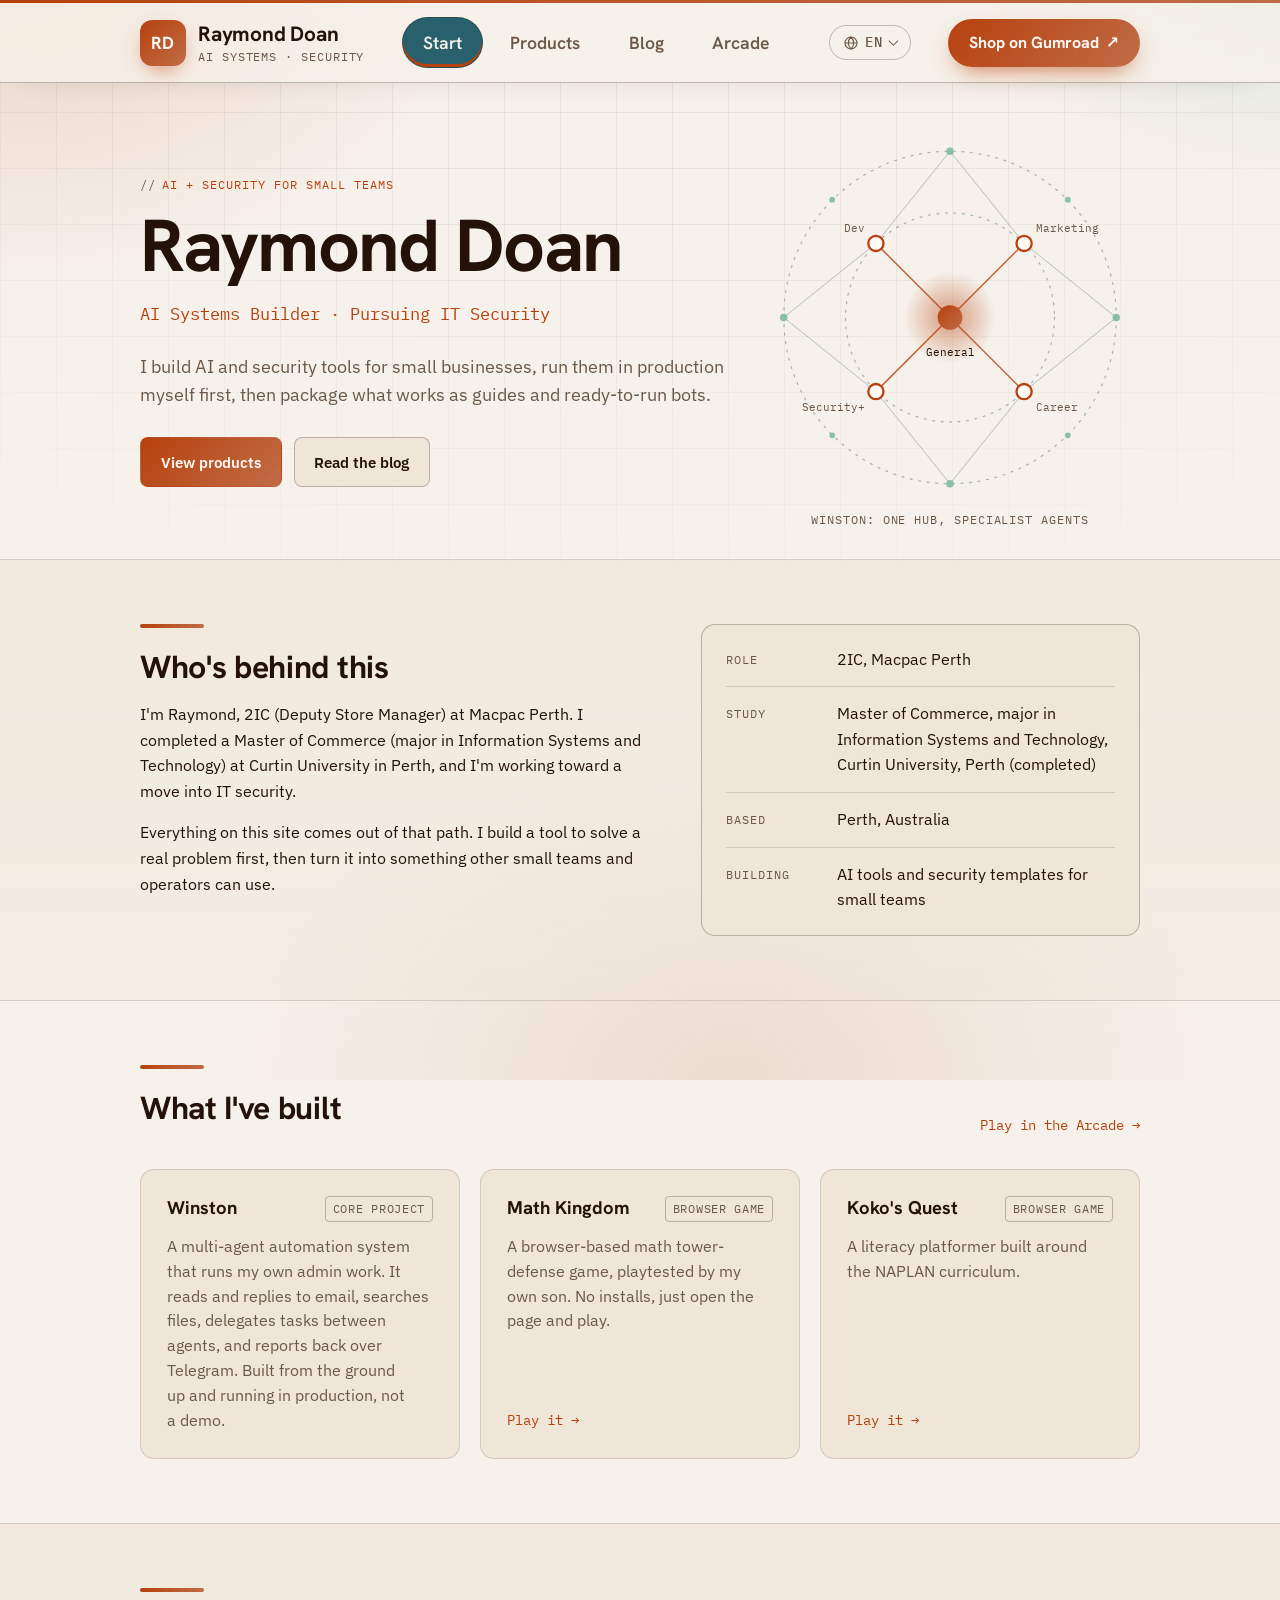
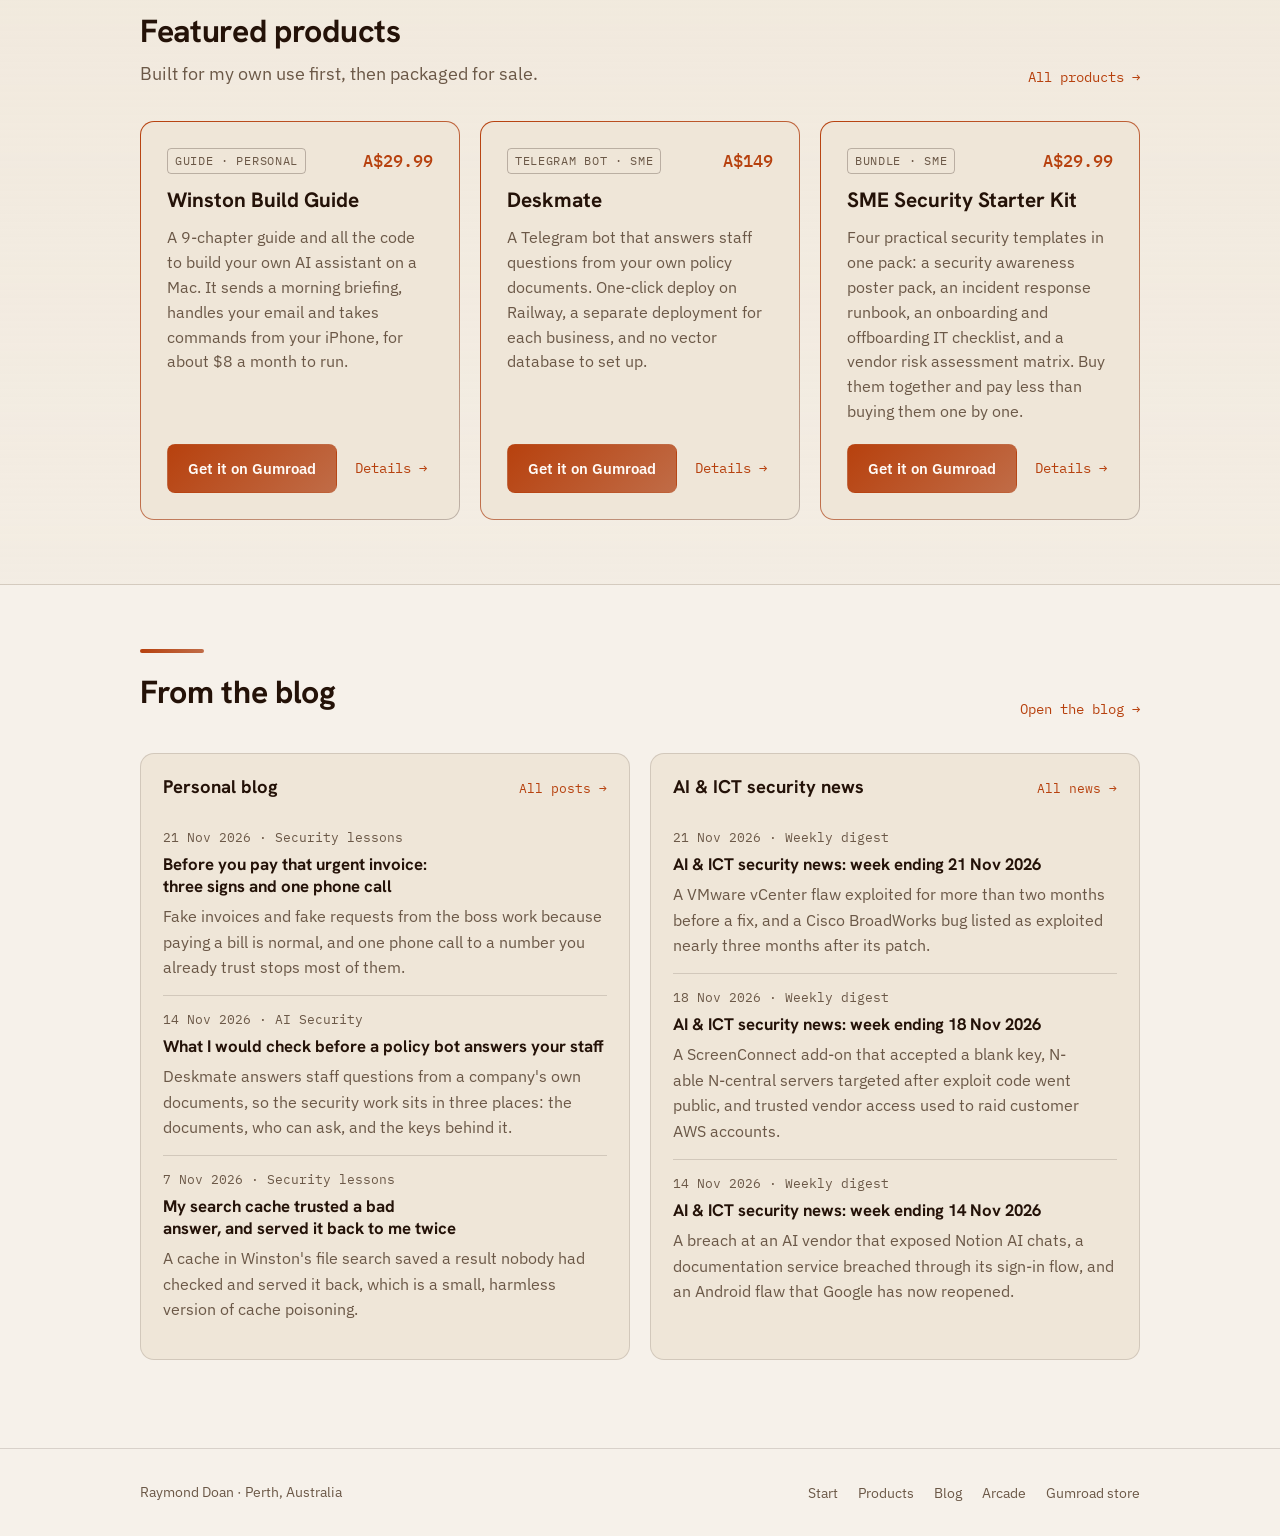
<file: index.html>
<!doctype html><html><head><meta charset=utf8><meta name=viewport content="width=device-width,initial-scale=1,viewport-fit=cover"><style>:root{color-scheme:light;box-sizing:border-box;padding-top:env(safe-area-inset-top,0px);padding-bottom:env(safe-area-inset-bottom,0px)}html{scroll-padding-top:env(safe-area-inset-top,0px)}body{margin:0;padding:0;font:14px -apple-system,BlinkMacSystemFont,sans-serif;background:#fff;color:#000}img{max-width:100%}[hidden]:not([hidden=until-found i]){display:none!important}</style></head><body>
<title>Raymond Doan</title>
<link rel="preconnect" href="https://fonts.googleapis.com">
<link rel="preconnect" href="https://fonts.gstatic.com" crossorigin>
<link rel="stylesheet" href="https://fonts.googleapis.com/css2?family=Hanken+Grotesk:wght@600;700&family=IBM+Plex+Sans:wght@400;500;600&family=IBM+Plex+Mono:wght@400;500&display=swap">
<link rel="stylesheet" href="styles.css">
<script src="i18n.js"></script>

<header class="site-nav">
  <div class="wrap nav-inner">
    <a class="brand" href="index.html">
      <span class="brand-mark" aria-hidden="true">RD</span>
      <span class="brand-text">
        <span class="brand-name">Raymond Doan</span>
        <span class="brand-sub" data-i18n="brand.sub">AI systems &middot; Security</span>
      </span>
    </a>
    <nav class="links" aria-label="Main" data-i18n-aria="nav.main">
      <a href="index.html" aria-current="page" data-i18n="nav.start">Start</a>
      <a href="products.html" data-i18n="nav.products">Products</a>
      <a href="blog.html" data-i18n="nav.blog">Blog</a>
      <a href="arcade.html" data-i18n="nav.arcade">Arcade</a>
    </nav>
    <div class="lang-switch">
      <button class="lang-btn" type="button" aria-haspopup="true" aria-expanded="false" aria-controls="lang-menu" aria-label="Language: English"><svg class="lang-globe" viewBox="0 0 24 24" width="16" height="16" aria-hidden="true" focusable="false"><circle cx="12" cy="12" r="9"></circle><path d="M3 12h18M12 3c2.6 2.6 4 5.7 4 9s-1.4 6.4-4 9c-2.6-2.6-4-5.7-4-9s1.4-6.4 4-9z"></path></svg><span class="lang-code">EN</span><span class="lang-chev" aria-hidden="true"></span></button>
      <ul class="lang-menu" id="lang-menu" hidden>
        <li><button class="lang-opt" type="button" lang="en" data-lang="en">English</button></li>
        <li><button class="lang-opt" type="button" lang="vi" data-lang="vi">Ti&#7871;ng Vi&#7879;t</button></li>
        <li><button class="lang-opt" type="button" lang="es" data-lang="es">Espa&ntilde;ol</button></li>
      </ul>
    </div>
    <a class="nav-cta" href="https://raymonddoan.gumroad.com" target="_blank" rel="noopener"><span class="cta-long" data-i18n="cta.long">Shop on Gumroad</span><span class="cta-short" data-i18n="cta.short">Shop</span><span aria-hidden="true">&#8599;</span></a>
  </div>
</header>

<main>
  <section class="hero">
    <div class="wrap">
      <p class="eyebrow" data-i18n="home.eyebrow">AI + security for small teams</p>
      <h1>Raymond Doan</h1>
      <p class="role" data-i18n="home.role">AI Systems Builder &middot; Pursuing IT Security</p>
      <p class="lede" data-i18n="home.lede">I build AI and security tools for small businesses, run them in production myself first, then package what works as guides and ready-to-run bots.</p>
      <div class="btn-row">
        <a class="btn btn-primary" href="products.html" data-i18n="home.btn.products">View products</a>
        <a class="btn btn-ghost" href="blog.html" data-i18n="home.btn.blog">Read the blog</a>
      </div>
      <figure class="hero-art" aria-hidden="true">
        <svg viewBox="0 0 400 400" focusable="false">
          <defs>
            <radialGradient id="hubGlow" cx="50%" cy="50%" r="50%">
              <stop class="glow-a" offset="0%"></stop>
              <stop class="glow-b" offset="100%"></stop>
            </radialGradient>
            <linearGradient id="hubFill" x1="0" y1="0" x2="1" y2="1">
              <stop class="fill-a" offset="0%"></stop>
              <stop class="fill-b" offset="100%"></stop>
            </linearGradient>
          </defs>
          <circle class="ring" cx="200" cy="200" r="110"></circle>
          <circle class="ring" cx="200" cy="200" r="175"></circle>
          <g class="link faint">
            <line x1="200" y1="25" x2="122" y2="122"></line>
            <line x1="200" y1="25" x2="278" y2="122"></line>
            <line x1="375" y1="200" x2="278" y2="122"></line>
            <line x1="375" y1="200" x2="278" y2="278"></line>
            <line x1="200" y1="375" x2="278" y2="278"></line>
            <line x1="200" y1="375" x2="122" y2="278"></line>
            <line x1="25" y1="200" x2="122" y2="278"></line>
            <line x1="25" y1="200" x2="122" y2="122"></line>
          </g>
          <g class="link">
            <line x1="200" y1="200" x2="122" y2="122"></line>
            <line x1="200" y1="200" x2="278" y2="122"></line>
            <line x1="200" y1="200" x2="278" y2="278"></line>
            <line x1="200" y1="200" x2="122" y2="278"></line>
          </g>
          <g class="dot">
            <circle cx="200" cy="25" r="4"></circle>
            <circle cx="375" cy="200" r="4"></circle>
            <circle cx="200" cy="375" r="4"></circle>
            <circle cx="25" cy="200" r="4"></circle>
            <circle cx="324" cy="76" r="3"></circle>
            <circle cx="324" cy="324" r="3"></circle>
            <circle cx="76" cy="324" r="3"></circle>
            <circle cx="76" cy="76" r="3"></circle>
          </g>
          <circle cx="200" cy="200" r="48" fill="url(#hubGlow)"></circle>
          <g class="node">
            <circle cx="122" cy="122" r="8"></circle>
            <circle cx="278" cy="122" r="8"></circle>
            <circle cx="278" cy="278" r="8"></circle>
            <circle cx="122" cy="278" r="8"></circle>
          </g>
          <circle cx="200" cy="200" r="13" fill="url(#hubFill)"></circle>
          <text class="lbl hub-lbl" x="200" y="241" text-anchor="middle" data-i18n="art.general">General</text>
          <text class="lbl" x="110" y="110" text-anchor="end" data-i18n="art.dev">Dev</text>
          <text class="lbl" x="290" y="110" data-i18n="art.marketing">Marketing</text>
          <text class="lbl" x="290" y="298" data-i18n="art.career">Career</text>
          <text class="lbl" x="110" y="298" text-anchor="end" data-i18n="art.security">Security+</text>
        </svg>
        <figcaption class="art-caption" data-i18n="art.caption">Winston: one hub, specialist agents</figcaption>
      </figure>
    </div>
  </section>

  <section id="about" class="band">
    <div class="wrap about">
      <div>
        <div class="gradient-rule"></div>
        <h2 data-i18n="about.h">Who's behind this</h2>
        <p data-i18n="about.p1">I'm Raymond, 2IC (Deputy Store Manager) at Macpac Perth. I completed a Master of Commerce (major in Information Systems and Technology) at Curtin University in Perth, and I'm working toward a move into IT security.</p>
        <p data-i18n="about.p2">Everything on this site comes out of that path. I build a tool to solve a real problem first, then turn it into something other small teams and operators can use.</p>
      </div>
      <dl class="glance">
        <div><dt data-i18n="about.k.role">Role</dt><dd data-i18n="about.v.role">2IC, Macpac Perth</dd></div>
        <div><dt data-i18n="about.k.study">Study</dt><dd data-i18n="about.v.study">Master of Commerce, major in Information Systems and Technology, Curtin University, Perth (completed)</dd></div>
        <div><dt data-i18n="about.k.based">Based</dt><dd data-i18n="about.v.based">Perth, Australia</dd></div>
        <div><dt data-i18n="about.k.building">Building</dt><dd data-i18n="about.v.building">AI tools and security templates for small teams</dd></div>
      </dl>
    </div>
  </section>

  <section id="built">
    <div class="wrap">
      <div class="section-head">
        <div>
          <div class="gradient-rule"></div>
          <h2 data-i18n="built.h">What I've built</h2>
        </div>
        <a class="section-link" href="arcade.html" data-i18n="built.arcade">Play in the Arcade &rarr;</a>
      </div>
      <div class="grid-3">
        <article class="card">
          <div class="card-top">
            <h3>Winston</h3>
            <span class="tag" data-i18n="built.tag.core">Core project</span>
          </div>
          <p data-i18n="built.winston">A multi-agent automation system that runs my own admin work. It reads and replies to email, searches files, delegates tasks between agents, and reports back over Telegram. Built from the ground up and running in production, not a demo.</p>
        </article>
        <article class="card">
          <div class="card-top">
            <h3>Math Kingdom</h3>
            <span class="tag" data-i18n="built.tag.game">Browser game</span>
          </div>
          <p data-i18n="built.math">A browser-based math tower-defense game, playtested by my own son. No installs, just open the page and play.</p>
          <div class="card-foot"><a class="card-link" href="https://raymond2801.github.io/math-kingdom/" target="_blank" rel="noopener" data-i18n="built.play">Play it &rarr;</a></div>
        </article>
        <article class="card">
          <div class="card-top">
            <h3>Koko's Quest</h3>
            <span class="tag" data-i18n="built.tag.game">Browser game</span>
          </div>
          <p data-i18n="built.koko">A literacy platformer built around the NAPLAN curriculum.</p>
          <div class="card-foot"><a class="card-link" href="https://raymond2801.github.io/kokos-quest/" target="_blank" rel="noopener" data-i18n="built.play">Play it &rarr;</a></div>
        </article>
      </div>
    </div>
  </section>

  <section id="featured" class="band">
    <div class="wrap">
      <div class="section-head">
        <div>
          <div class="gradient-rule"></div>
          <h2 data-i18n="featured.h">Featured products</h2>
          <p class="lede" data-i18n="featured.lede">Built for my own use first, then packaged for sale.</p>
        </div>
        <a class="section-link" href="products.html" data-i18n="featured.all">All products &rarr;</a>
      </div>
      <div class="grid-3" data-catalog="featured"></div>
    </div>
  </section>

  <section id="blog-preview">
    <div class="wrap">
      <div class="section-head">
        <div>
          <div class="gradient-rule"></div>
          <h2 data-i18n="blogprev.h">From the blog</h2>
        </div>
        <a class="section-link" href="blog.html" data-i18n="blogprev.open">Open the blog &rarr;</a>
      </div>
      <div class="split">
        <div class="panel">
          <div class="panel-head">
            <h3 data-i18n="type.blog">Personal blog</h3>
            <a href="blog.html#personal" data-i18n="blogprev.allposts">All posts &rarr;</a>
          </div>
          <div id="preview-blog">
            <div class="empty-state">
              <p class="eyebrow" data-i18n="blogprev.blog.e">First post in progress</p>
              <p data-i18n="blogprev.blog.p">Weekly notes from building AI tools and learning security in practice start here soon.</p>
            </div>
          </div>
        </div>
        <div class="panel">
          <div class="panel-head">
            <h3 data-i18n="type.news">AI &amp; ICT security news</h3>
            <a href="blog.html#news" data-i18n="blogprev.allnews">All news &rarr;</a>
          </div>
          <div id="preview-news">
            <div class="empty-state">
              <p class="eyebrow" data-i18n="blogprev.news.e">First digest in progress</p>
              <p data-i18n="blogprev.news.p">A weekly digest of worldwide AI and ICT security news, with sources, starts here soon.</p>
            </div>
          </div>
        </div>
      </div>
    </div>
  </section>
</main>

<footer class="site-footer">
  <div class="wrap">
    <p data-i18n="foot.line">Raymond Doan &middot; Perth, Australia</p>
    <nav aria-label="Footer" data-i18n-aria="foot.nav">
      <a href="index.html" data-i18n="nav.start">Start</a>
      <a href="products.html" data-i18n="nav.products">Products</a>
      <a href="blog.html" data-i18n="nav.blog">Blog</a>
      <a href="arcade.html" data-i18n="nav.arcade">Arcade</a>
      <a href="https://raymonddoan.gumroad.com" target="_blank" rel="noopener" data-i18n="foot.store">Gumroad store</a>
    </nav>
  </div>
</footer>

<script src="ui-vi.js"></script>
<script src="ui-es.js"></script>
<script src="posts.js"></script>
<script src="products-data.js"></script>
<script src="products-vi.js"></script>
<script src="products-es.js"></script>
<script src="site.js"></script>
<script src="catalog.js"></script>
<script>
(function () {
  var S = window.Site;
  if (!S) return;
  var posts = S.allPosts();
  ['blog', 'news'].forEach(function (type) {
    var host = document.getElementById('preview-' + type);
    if (!host) return;
    var items = posts.filter(function (p) { return S.typeOf(p) === type; }).slice(0, 3);
    if (!items.length) return;
    host.textContent = '';
    items.forEach(function (p) { host.appendChild(S.postRow(p, true)); });
  });
})();
</script>


</body></html>
</file>
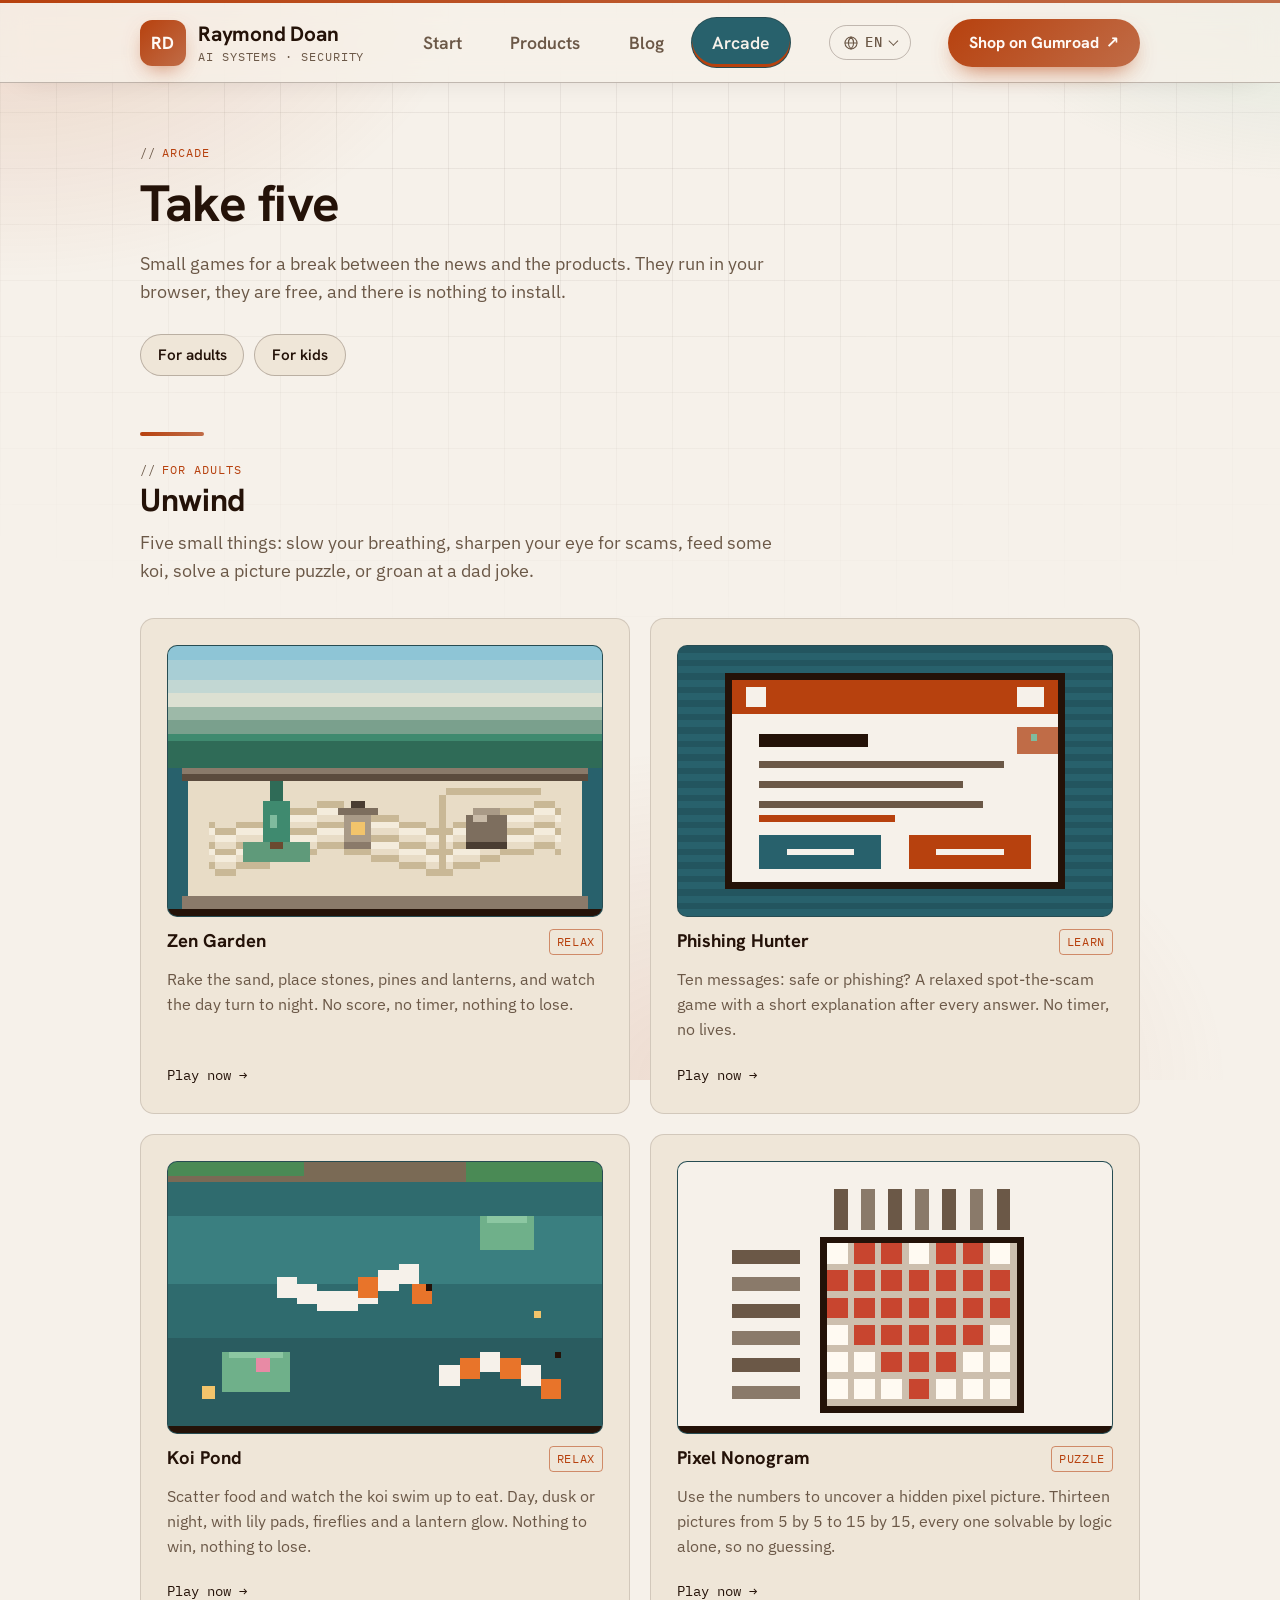
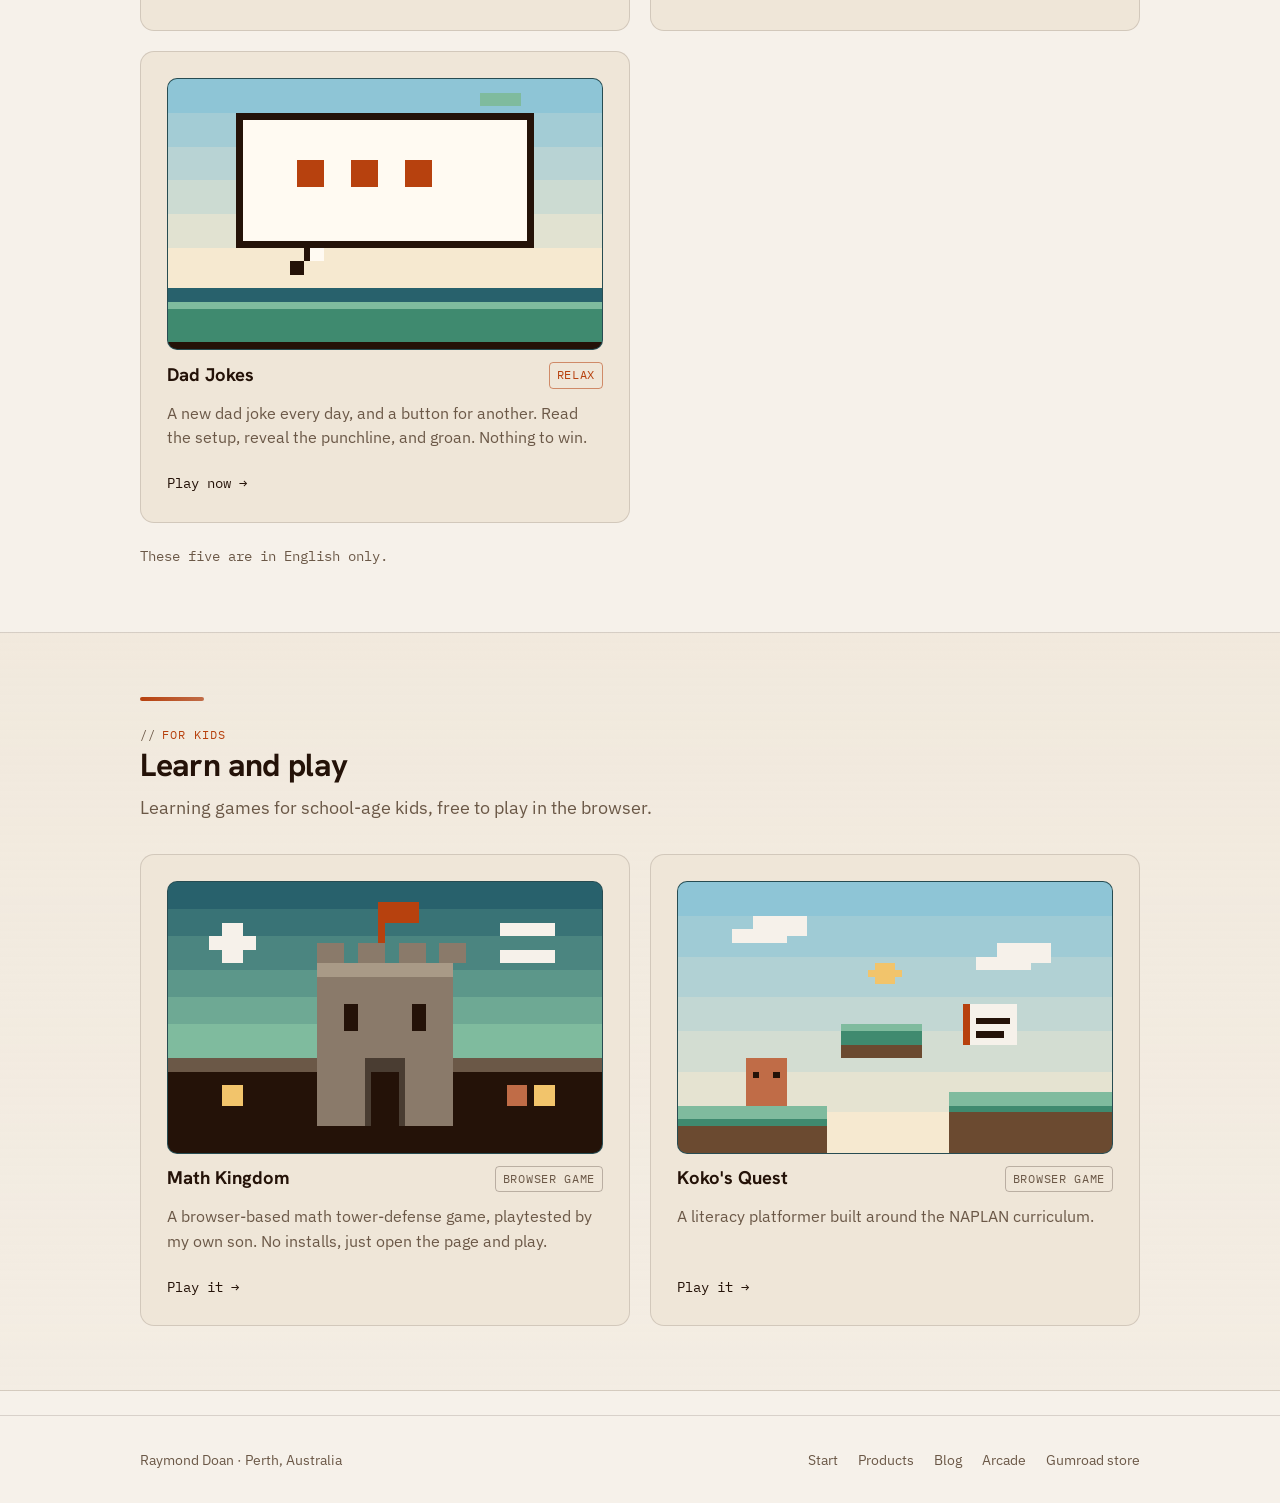
<file: arcade.html>
<!doctype html>
<html lang="en">
<head>
<meta charset="utf-8">
<meta name="viewport" content="width=device-width, initial-scale=1, viewport-fit=cover">
<title data-i18n="title.arcade">Arcade | Raymond Doan</title>
<link rel="preconnect" href="https://fonts.googleapis.com">
<link rel="preconnect" href="https://fonts.gstatic.com" crossorigin>
<link rel="stylesheet" href="https://fonts.googleapis.com/css2?family=Hanken+Grotesk:wght@600;700&family=IBM+Plex+Sans:wght@400;500;600&family=IBM+Plex+Mono:wght@400;500&display=swap">
<link rel="stylesheet" href="styles.css">
<script src="i18n.js"></script>
</head>
<body>

<header class="site-nav">
  <div class="wrap nav-inner">
    <a class="brand" href="index.html">
      <span class="brand-mark" aria-hidden="true">RD</span>
      <span class="brand-text">
        <span class="brand-name">Raymond Doan</span>
        <span class="brand-sub" data-i18n="brand.sub">AI systems &middot; Security</span>
      </span>
    </a>
    <nav class="links" aria-label="Main" data-i18n-aria="nav.main">
      <a href="index.html" data-i18n="nav.start">Start</a>
      <a href="products.html" data-i18n="nav.products">Products</a>
      <a href="blog.html" data-i18n="nav.blog">Blog</a>
      <a href="arcade.html" aria-current="page" data-i18n="nav.arcade">Arcade</a>
    </nav>
    <div class="lang-switch">
      <button class="lang-btn" type="button" aria-haspopup="true" aria-expanded="false" aria-controls="lang-menu" aria-label="Language: English"><svg class="lang-globe" viewBox="0 0 24 24" width="16" height="16" aria-hidden="true" focusable="false"><circle cx="12" cy="12" r="9"></circle><path d="M3 12h18M12 3c2.6 2.6 4 5.7 4 9s-1.4 6.4-4 9c-2.6-2.6-4-5.7-4-9s1.4-6.4 4-9z"></path></svg><span class="lang-code">EN</span><span class="lang-chev" aria-hidden="true"></span></button>
      <ul class="lang-menu" id="lang-menu" hidden>
        <li><button class="lang-opt" type="button" lang="en" data-lang="en">English</button></li>
        <li><button class="lang-opt" type="button" lang="vi" data-lang="vi">Ti&#7871;ng Vi&#7879;t</button></li>
        <li><button class="lang-opt" type="button" lang="es" data-lang="es">Espa&ntilde;ol</button></li>
      </ul>
    </div>
    <a class="nav-cta" href="https://raymonddoan.gumroad.com" target="_blank" rel="noopener"><span class="cta-long" data-i18n="cta.long">Shop on Gumroad</span><span class="cta-short" data-i18n="cta.short">Shop</span><span aria-hidden="true">&#8599;</span></a>
  </div>
</header>

<main>
  <section class="page-head">
    <div class="wrap">
      <p class="eyebrow" data-i18n="arcade.eyebrow">Arcade</p>
      <h1 data-i18n="arcade.h1">Take five</h1>
      <p class="lede" data-i18n="arcade.lede">Small games for a break between the news and the products. They run in your browser, they are free, and there is nothing to install.</p>
      <nav class="chips" aria-label="Arcade sections" data-i18n-aria="arcade.chips">
        <a href="#adults" data-i18n="arcade.chip.adults">For adults</a>
        <a href="#kids" data-i18n="arcade.chip.kids">For kids</a>
      </nav>
    </div>
  </section>

  <section id="adults">
    <div class="wrap">
      <div class="section-head">
        <div>
          <div class="gradient-rule"></div>
          <p class="eyebrow" data-i18n="arcade.adults.e">For adults</p>
          <h2 data-i18n="arcade.adults.h">Unwind</h2>
          <p class="lede" data-i18n="arcade.adults.lede">Five small things: slow your breathing, sharpen your eye for scams, feed some koi, solve a picture puzzle, or groan at a dad joke.</p>
        </div>
      </div>
      <div class="split">
        <article class="card game-card">
          <canvas class="thumb" data-thumb="zen" width="64" height="40" aria-hidden="true"></canvas>
          <div class="card-top">
            <h3><a class="hit" href="zen-garden.html">Zen Garden</a></h3>
            <span class="tag ok" data-i18n="arcade.tag.relax">Relax</span>
          </div>
          <p data-i18n="arcade.zen.desc">Rake the sand, place stones, pines and lanterns, and watch the day turn to night. No score, no timer, nothing to lose.</p>
          <div class="card-foot"><span class="card-link" data-i18n="arcade.play">Play now &rarr;</span></div>
        </article>
        <article class="card game-card">
          <canvas class="thumb" data-thumb="phish" width="64" height="40" aria-hidden="true"></canvas>
          <div class="card-top">
            <h3><a class="hit" href="phishing-hunter.html">Phishing Hunter</a></h3>
            <span class="tag ok" data-i18n="arcade.tag.learn">Learn</span>
          </div>
          <p data-i18n="arcade.phish.desc">Ten messages: safe or phishing? A relaxed spot-the-scam game with a short explanation after every answer. No timer, no lives.</p>
          <div class="card-foot"><span class="card-link" data-i18n="arcade.play">Play now &rarr;</span></div>
        </article>
        <article class="card game-card">
          <canvas class="thumb" data-thumb="koi" width="64" height="40" aria-hidden="true"></canvas>
          <div class="card-top">
            <h3><a class="hit" href="koi-pond.html">Koi Pond</a></h3>
            <span class="tag ok" data-i18n="arcade.tag.relax">Relax</span>
          </div>
          <p data-i18n="arcade.koi.desc">Scatter food and watch the koi swim up to eat. Day, dusk or night, with lily pads, fireflies and a lantern glow. Nothing to win, nothing to lose.</p>
          <div class="card-foot"><span class="card-link" data-i18n="arcade.play">Play now &rarr;</span></div>
        </article>
        <article class="card game-card">
          <canvas class="thumb" data-thumb="nono" width="64" height="40" aria-hidden="true"></canvas>
          <div class="card-top">
            <h3><a class="hit" href="nonogram.html">Pixel Nonogram</a></h3>
            <span class="tag ok" data-i18n="arcade.tag.puzzle">Puzzle</span>
          </div>
          <p data-i18n="arcade.nono.desc">Use the numbers to uncover a hidden pixel picture. Thirteen pictures from 5 by 5 to 15 by 15, every one solvable by logic alone, so no guessing.</p>
          <div class="card-foot"><span class="card-link" data-i18n="arcade.play">Play now &rarr;</span></div>
        </article>
        <article class="card game-card">
          <canvas class="thumb" data-thumb="dad" width="64" height="40" aria-hidden="true"></canvas>
          <div class="card-top">
            <h3><a class="hit" href="dad-jokes.html">Dad Jokes</a></h3>
            <span class="tag ok" data-i18n="arcade.tag.relax">Relax</span>
          </div>
          <p data-i18n="arcade.dad.desc">A new dad joke every day, and a button for another. Read the setup, reveal the punchline, and groan. Nothing to win.</p>
          <div class="card-foot"><span class="card-link" data-i18n="arcade.play">Play now &rarr;</span></div>
        </article>
      </div>
      <p class="note english-only" data-i18n="arcade.adults.note">These five are in English only.</p>
    </div>
  </section>

  <section id="kids" class="band">
    <div class="wrap">
      <div class="section-head">
        <div>
          <div class="gradient-rule"></div>
          <p class="eyebrow" data-i18n="arcade.kids.e">For kids</p>
          <h2 data-i18n="arcade.kids.h">Learn and play</h2>
          <p class="lede" data-i18n="arcade.kids.lede">Learning games for school-age kids, free to play in the browser.</p>
        </div>
      </div>
      <div class="split">
        <article class="card game-card">
          <canvas class="thumb" data-thumb="math" width="64" height="40" aria-hidden="true"></canvas>
          <div class="card-top">
            <h3><a class="hit" href="https://raymond2801.github.io/math-kingdom/" target="_blank" rel="noopener">Math Kingdom</a></h3>
            <span class="tag" data-i18n="built.tag.game">Browser game</span>
          </div>
          <p data-i18n="built.math">A browser-based math tower-defense game, playtested by my own son. No installs, just open the page and play.</p>
          <div class="card-foot"><span class="card-link" data-i18n="built.play">Play it &rarr;</span></div>
        </article>
        <article class="card game-card">
          <canvas class="thumb" data-thumb="koko" width="64" height="40" aria-hidden="true"></canvas>
          <div class="card-top">
            <h3><a class="hit" href="https://raymond2801.github.io/kokos-quest/" target="_blank" rel="noopener">Koko's Quest</a></h3>
            <span class="tag" data-i18n="built.tag.game">Browser game</span>
          </div>
          <p data-i18n="built.koko">A literacy platformer built around the NAPLAN curriculum.</p>
          <div class="card-foot"><span class="card-link" data-i18n="built.play">Play it &rarr;</span></div>
        </article>
      </div>
    </div>
  </section>
</main>

<footer class="site-footer">
  <div class="wrap">
    <p data-i18n="foot.line">Raymond Doan &middot; Perth, Australia</p>
    <nav aria-label="Footer" data-i18n-aria="foot.nav">
      <a href="index.html" data-i18n="nav.start">Start</a>
      <a href="products.html" data-i18n="nav.products">Products</a>
      <a href="blog.html" data-i18n="nav.blog">Blog</a>
      <a href="arcade.html" data-i18n="nav.arcade">Arcade</a>
      <a href="https://raymonddoan.gumroad.com" target="_blank" rel="noopener" data-i18n="foot.store">Gumroad store</a>
    </nav>
  </div>
</footer>

<script src="ui-vi.js"></script>
<script src="ui-es.js"></script>
<script>
/* Pixel thumbnails for the game cards. Each one is drawn from rectangles on a 64 x 40 canvas
   that the stylesheet scales up with hard edges. Decorative only. */
(function () {
  function pen(ctx) {
    return function (c, x, y, w, h) { ctx.fillStyle = c; ctx.fillRect(x, y, w || 1, h || 1); };
  }

  function sky(p, top, bottom, rows, bands) {
    for (var i = 0; i < bands; i++) {
      var t = bands === 1 ? 0 : i / (bands - 1);
      var c = [0, 1, 2].map(function (k) { return Math.round(top[k] + (bottom[k] - top[k]) * t); });
      p('rgb(' + c.join(',') + ')', 0, Math.floor(i * rows / bands), 64, Math.ceil(rows / bands) + 1);
    }
  }

  function zen(ctx) {
    var p = pen(ctx);
    sky(p, [142, 197, 214], [246, 233, 208], 13, 5);
    p('#9db9a8', 0, 9, 64, 5);
    p('#7aa08d', 0, 11, 64, 3);
    p('#2f6b57', 0, 13, 64, 5);
    p('#3f8a6f', 0, 13, 64, 1);
    p('#8a7a6a', 2, 18, 60, 2);
    p('#5b4b3d', 2, 19, 60, 1);
    p('#e8dcc6', 3, 20, 58, 17);
    p('#8a7a6a', 2, 37, 60, 2);
    p('#241208', 0, 39, 64, 1);
    var x;
    for (x = 6; x < 58; x++) {
      var wave = Math.round(Math.sin(x / 5) * 1.6);
      p('#c9b896', x, 25 + wave, 1);
      p('#f4ecdc', x, 26 + wave, 1);
      p('#c9b896', x, 28 + wave, 1);
      p('#f4ecdc', x, 29 + wave, 1);
      p('#c9b896', x, 31 + wave, 1);
    }
    p('#c9b896', 41, 21, 14, 1);
    p('#c9b896', 40, 22, 1, 12);
    p('#7d6e5e', 44, 25, 6, 4);
    p('#a99a87', 45, 24, 4, 1);
    p('#c9bba8', 45, 25, 2, 1);
    p('#4a3d32', 44, 29, 6, 1);
    p('#5f9a7a', 11, 29, 10, 3);
    p('#3f8a6f', 14, 23, 4, 6);
    p('#2f6b57', 15, 20, 2, 3);
    p('#7fbb9e', 15, 25, 1, 2);
    p('#6b4a30', 15, 29, 2, 1);
    p('#8a7a6a', 26, 29, 4, 1);
    p('#a99a87', 26, 25, 4, 4);
    p('#f2c46b', 27, 26, 2, 2);
    p('#7d6e5e', 25, 24, 6, 1);
    p('#4a3d32', 27, 23, 2, 1);
  }

  function phish(ctx) {
    var p = pen(ctx);
    p('#28616c', 0, 0, 64, 40);
    for (var y = 0; y < 40; y += 2) p('rgba(0,0,0,0.12)', 0, y, 64, 1);
    p('#241208', 7, 4, 50, 32);
    p('#f6f1ea', 8, 5, 48, 30);
    p('#b7410e', 8, 5, 48, 5);
    p('#f6f1ea', 10, 6, 3, 3);
    p('#f6f1ea', 50, 6, 4, 3);
    p('#241208', 12, 13, 16, 2);
    p('#6b5847', 12, 17, 36, 1);
    p('#6b5847', 12, 20, 30, 1);
    p('#6b5847', 12, 23, 33, 1);
    p('#b7410e', 12, 25, 20, 1);
    p('#28616c', 12, 28, 18, 5);
    p('#f6f1ea', 16, 30, 10, 1);
    p('#b7410e', 34, 28, 18, 5);
    p('#f6f1ea', 38, 30, 10, 1);
    p('#c06c47', 50, 12, 6, 4);
    p('#7fbb9e', 52, 13, 1, 1);
  }

  function math(ctx) {
    var p = pen(ctx);
    sky(p, [40, 97, 108], [127, 187, 158], 26, 6);
    p('#241208', 0, 26, 64, 14);
    p('#6b5847', 0, 26, 64, 2);
    p('#8a7a6a', 22, 12, 20, 24);
    p('#a99a87', 22, 12, 20, 2);
    var i;
    for (i = 0; i < 4; i++) p('#8a7a6a', 22 + i * 6, 9, 4, 3);
    p('#4a3d32', 29, 26, 6, 10);
    p('#241208', 30, 28, 4, 8);
    p('#241208', 26, 18, 2, 4);
    p('#241208', 36, 18, 2, 4);
    p('#b7410e', 31, 3, 1, 6);
    p('#b7410e', 32, 3, 5, 3);
    p('#f6f1ea', 6, 8, 7, 2);
    p('#f6f1ea', 8, 6, 3, 6);
    p('#f6f1ea', 49, 6, 8, 2);
    p('#f6f1ea', 49, 10, 8, 2);
    p('#f2c46b', 8, 30, 3, 3);
    p('#c06c47', 50, 30, 3, 3);
    p('#f2c46b', 54, 30, 3, 3);
  }

  function koko(ctx) {
    var p = pen(ctx);
    sky(p, [142, 197, 214], [246, 233, 208], 40, 7);
    p('#f6f1ea', 8, 7, 8, 2);
    p('#f6f1ea', 11, 5, 8, 3);
    p('#f6f1ea', 44, 11, 8, 2);
    p('#f6f1ea', 47, 9, 8, 3);
    p('#3f8a6f', 0, 33, 22, 7);
    p('#7fbb9e', 0, 33, 22, 2);
    p('#6b4a30', 0, 36, 22, 4);
    p('#3f8a6f', 40, 31, 24, 9);
    p('#7fbb9e', 40, 31, 24, 2);
    p('#6b4a30', 40, 34, 24, 6);
    p('#3f8a6f', 24, 21, 12, 3);
    p('#7fbb9e', 24, 21, 12, 1);
    p('#6b4a30', 24, 24, 12, 2);
    p('#f6f1ea', 42, 18, 8, 6);
    p('#b7410e', 42, 18, 1, 6);
    p('#241208', 44, 20, 5, 1);
    p('#241208', 44, 22, 4, 1);
    p('#c06c47', 10, 26, 6, 7);
    p('#241208', 11, 28, 1, 1);
    p('#241208', 14, 28, 1, 1);
    p('#f2c46b', 29, 12, 3, 3);
    p('#f2c46b', 28, 13, 5, 1);
  }

  function koi(ctx) {
    var p = pen(ctx);
    p('#2f6b6e', 0, 0, 64, 40);
    p('#3a7f80', 0, 8, 64, 10);
    p('#2a5c60', 0, 26, 64, 14);
    p('#7a6a55', 0, 0, 64, 3);
    p('#4a8a55', 0, 0, 20, 2);
    p('#4a8a55', 44, 0, 20, 3);
    p('#6fb08a', 8, 28, 10, 6);
    p('#8cc7a2', 9, 28, 8, 1);
    p('#e88aa5', 13, 29, 2, 2);
    p('#6fb08a', 46, 8, 8, 5);
    p('#8cc7a2', 47, 8, 6, 1);
    var i;
    for (i = 0; i < 7; i++) { p('#f6f1ea', 16 + i * 3, 17 + Math.round(Math.sin(i / 1.4) * 2), 3, 3); }
    p('#e8742a', 28, 17, 3, 3);
    p('#f6f1ea', 16, 18, 2, 2);
    p('#e8742a', 36, 18, 3, 3);
    p('#241208', 38, 18, 1, 1);
    for (i = 0; i < 6; i++) { p(i % 2 ? '#e8742a' : '#f6f1ea', 40 + i * 3, 30 - Math.round(Math.sin(i / 1.2) * 2), 3, 3); }
    p('#241208', 57, 28, 1, 1);
    p('#f2c46b', 5, 33, 2, 2);
    p('#f2c46b', 54, 22, 1, 1);
    p('#241208', 0, 39, 64, 1);
  }

  function nono(ctx) {
    var p = pen(ctx);
    p('#f6f1ea', 0, 0, 64, 40);
    var heart = ['.##.##.', '#######', '#######', '.#####.', '..###..', '...#...'];
    var ox = 22, oy = 12, cs = 4, x, y;
    for (x = 0; x < 7; x++) p(x % 2 ? '#8a7a6a' : '#6b5847', ox + x * cs + 1, 4, 2, 6);
    for (y = 0; y < 6; y++) p(y % 2 ? '#8a7a6a' : '#6b5847', 8, oy + y * cs + 1, 10, 2);
    for (y = 0; y < 6; y++) for (x = 0; x < 7; x++) {
      p('#fffaf2', ox + x * cs, oy + y * cs, cs, cs);
      p('#cdbfae', ox + x * cs + cs - 1, oy + y * cs, 1, cs);
      p('#cdbfae', ox + x * cs, oy + y * cs + cs - 1, cs, 1);
      if (heart[y].charAt(x) === '#') p('#c8452f', ox + x * cs, oy + y * cs, cs - 1, cs - 1);
    }
    p('#241208', ox - 1, oy - 1, 29, 1);
    p('#241208', ox - 1, oy + 24, 29, 1);
    p('#241208', ox - 1, oy - 1, 1, 26);
    p('#241208', ox + 28, oy - 1, 1, 26);
    p('#241208', 0, 39, 64, 1);
  }

  function dad(ctx) {
    var p = pen(ctx);
    sky(p, [142, 197, 214], [246, 233, 208], 30, 6);
    p('#241208', 10, 5, 44, 20);
    p('#fffaf2', 11, 6, 42, 18);
    p('#241208', 20, 25, 3, 2);
    p('#241208', 18, 27, 2, 2);
    p('#fffaf2', 21, 25, 2, 2);
    p('#b7410e', 19, 12, 4, 4);
    p('#b7410e', 27, 12, 4, 4);
    p('#b7410e', 35, 12, 4, 4);
    p('#7fbb9e', 46, 2, 6, 2);
    p('#3f8a6f', 0, 33, 64, 7);
    p('#7fbb9e', 0, 33, 64, 1);
    p('#241208', 0, 39, 64, 1);
  }

  var art = { zen: zen, phish: phish, math: math, koko: koko, koi: koi, nono: nono, dad: dad };
  var nodes = document.querySelectorAll('canvas[data-thumb]');
  for (var i = 0; i < nodes.length; i++) {
    var draw = art[nodes[i].getAttribute('data-thumb')];
    var ctx = nodes[i].getContext && nodes[i].getContext('2d');
    if (draw && ctx) draw(ctx);
  }
})();
</script>

</body>
</html>
</file>
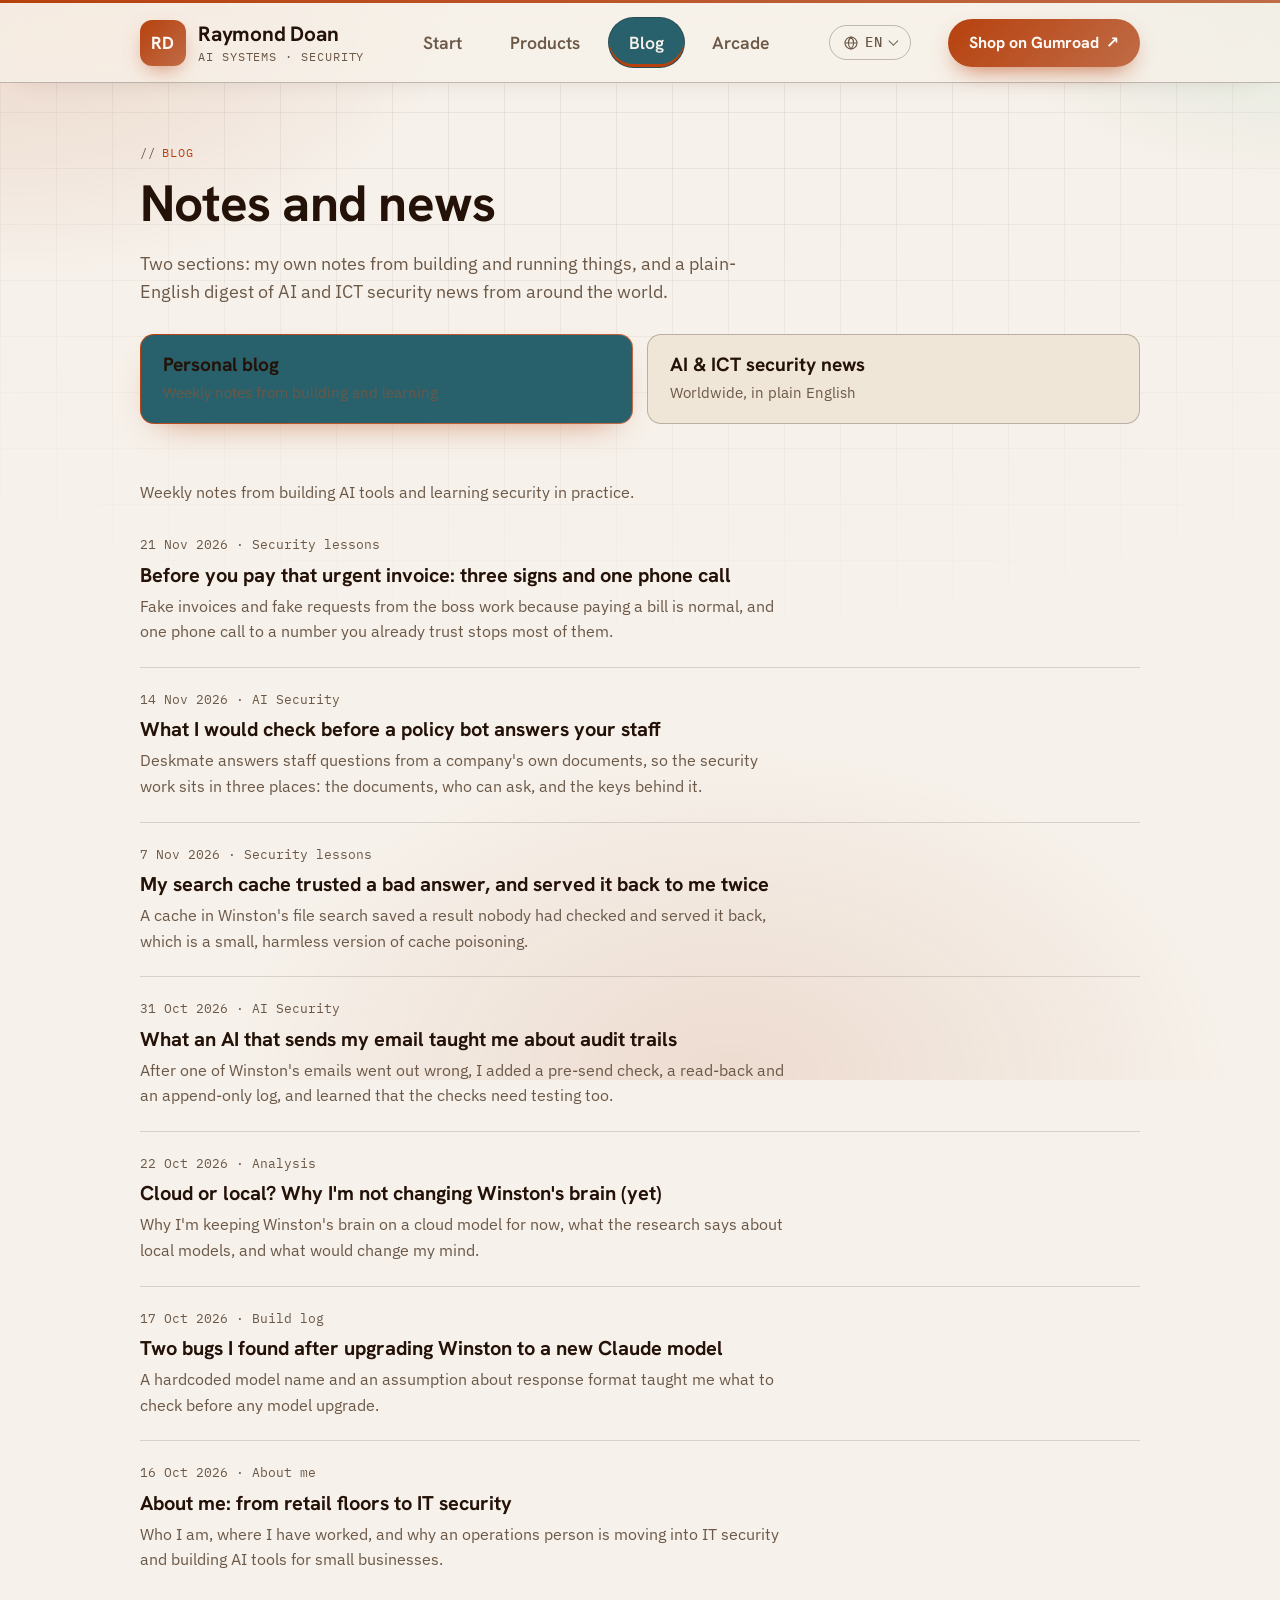
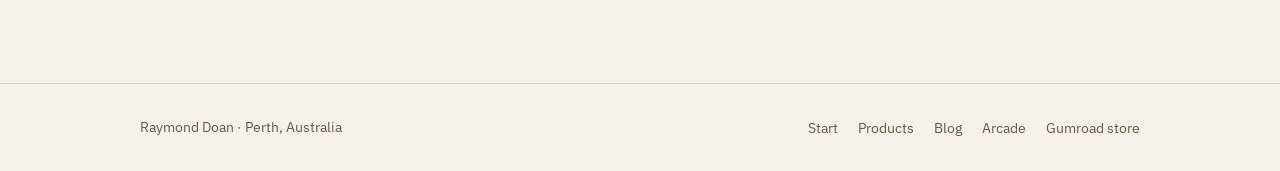
<file: blog.html>
<!doctype html>
<html lang="en">
<head>
<meta charset="utf-8">
<meta name="viewport" content="width=device-width, initial-scale=1, viewport-fit=cover">
<title data-i18n="title.blog">Blog | Raymond Doan</title>
<link rel="preconnect" href="https://fonts.googleapis.com">
<link rel="preconnect" href="https://fonts.gstatic.com" crossorigin>
<link rel="stylesheet" href="https://fonts.googleapis.com/css2?family=Hanken+Grotesk:wght@600;700&family=IBM+Plex+Sans:wght@400;500;600&family=IBM+Plex+Mono:wght@400;500&display=swap">
<link rel="stylesheet" href="styles.css">
<script src="i18n.js"></script>
</head>
<body>

<header class="site-nav">
  <div class="wrap nav-inner">
    <a class="brand" href="index.html">
      <span class="brand-mark" aria-hidden="true">RD</span>
      <span class="brand-text">
        <span class="brand-name">Raymond Doan</span>
        <span class="brand-sub" data-i18n="brand.sub">AI systems &middot; Security</span>
      </span>
    </a>
    <nav class="links" aria-label="Main" data-i18n-aria="nav.main">
      <a href="index.html" data-i18n="nav.start">Start</a>
      <a href="products.html" data-i18n="nav.products">Products</a>
      <a href="blog.html" aria-current="page" data-i18n="nav.blog">Blog</a>
      <a href="arcade.html" data-i18n="nav.arcade">Arcade</a>
    </nav>
    <div class="lang-switch">
      <button class="lang-btn" type="button" aria-haspopup="true" aria-expanded="false" aria-controls="lang-menu" aria-label="Language: English"><svg class="lang-globe" viewBox="0 0 24 24" width="16" height="16" aria-hidden="true" focusable="false"><circle cx="12" cy="12" r="9"></circle><path d="M3 12h18M12 3c2.6 2.6 4 5.7 4 9s-1.4 6.4-4 9c-2.6-2.6-4-5.7-4-9s1.4-6.4 4-9z"></path></svg><span class="lang-code">EN</span><span class="lang-chev" aria-hidden="true"></span></button>
      <ul class="lang-menu" id="lang-menu" hidden>
        <li><button class="lang-opt" type="button" lang="en" data-lang="en">English</button></li>
        <li><button class="lang-opt" type="button" lang="vi" data-lang="vi">Ti&#7871;ng Vi&#7879;t</button></li>
        <li><button class="lang-opt" type="button" lang="es" data-lang="es">Espa&ntilde;ol</button></li>
      </ul>
    </div>
    <a class="nav-cta" href="https://raymonddoan.gumroad.com" target="_blank" rel="noopener"><span class="cta-long" data-i18n="cta.long">Shop on Gumroad</span><span class="cta-short" data-i18n="cta.short">Shop</span><span aria-hidden="true">&#8599;</span></a>
  </div>
</header>

<main>
  <section class="page-head">
    <div class="wrap">
      <p class="eyebrow" data-i18n="blog.eyebrow">Blog</p>
      <h1 data-i18n="blog.h1">Notes and news</h1>
      <p class="lede" data-i18n="blog.lede">Two sections: my own notes from building and running things, and a plain-English digest of AI and ICT security news from around the world.</p>
      <div class="tabs" role="tablist" aria-label="Blog sections" data-i18n-aria="blog.tabs">
        <button class="tab" role="tab" id="tab-blog" type="button" aria-selected="true" aria-controls="panel-blog">
          <span class="tab-title" data-i18n="type.blog">Personal blog</span>
          <span class="tab-sub" data-i18n="blog.tab.blog">Weekly notes from building and learning</span>
        </button>
        <button class="tab" role="tab" id="tab-news" type="button" aria-selected="false" aria-controls="panel-news" tabindex="-1">
          <span class="tab-title" data-i18n="type.news">AI &amp; ICT security news</span>
          <span class="tab-sub" data-i18n="blog.tab.news">Worldwide, in plain English</span>
        </button>
      </div>
    </div>
  </section>

  <section>
    <div class="wrap">
      <div id="panel-blog" role="tabpanel" aria-labelledby="tab-blog">
        <p class="panel-intro" data-i18n="blog.panel.blog">Weekly notes from building AI tools and learning security in practice.</p>
        <div class="list" id="list-blog"></div>
      </div>
      <div id="panel-news" role="tabpanel" aria-labelledby="tab-news" hidden>
        <p class="panel-intro" data-i18n="blog.panel.news">A weekly digest of AI and ICT security news from around the world, summarised in plain English with links to the original sources.</p>
        <div class="list" id="list-news"></div>
      </div>
    </div>
  </section>
</main>

<footer class="site-footer">
  <div class="wrap">
    <p data-i18n="foot.line">Raymond Doan &middot; Perth, Australia</p>
    <nav aria-label="Footer" data-i18n-aria="foot.nav">
      <a href="index.html" data-i18n="nav.start">Start</a>
      <a href="products.html" data-i18n="nav.products">Products</a>
      <a href="blog.html" data-i18n="nav.blog">Blog</a>
      <a href="arcade.html" data-i18n="nav.arcade">Arcade</a>
      <a href="https://raymonddoan.gumroad.com" target="_blank" rel="noopener" data-i18n="foot.store">Gumroad store</a>
    </nav>
  </div>
</footer>

<script src="ui-vi.js"></script>
<script src="ui-es.js"></script>
<script src="posts.js"></script>
<script src="site.js"></script>
<script>
(function () {
  var S = window.Site;
  if (!S) return;
  var posts = S.allPosts();
  var types = ['blog', 'news'];
  var tabs = {};
  var panels = {};
  var empties = {
    blog: [S.t('blog.empty.blog.e', 'First post in progress'), S.t('blog.empty.blog.p', "I'm writing the first one now. Check back shortly.")],
    news: [S.t('blog.empty.news.e', 'First digest in progress'), S.t('blog.empty.news.p', 'The first weekly digest is on its way. Each one links to its sources.')]
  };

  types.forEach(function (t) {
    tabs[t] = document.getElementById('tab-' + t);
    panels[t] = document.getElementById('panel-' + t);
    var list = document.getElementById('list-' + t);
    var items = posts.filter(function (p) { return S.typeOf(p) === t; });
    if (!items.length) {
      list.appendChild(S.emptyState(empties[t][0], empties[t][1]));
    } else {
      items.forEach(function (p) { list.appendChild(S.postRow(p, false)); });
    }
  });

  function select(t, opts) {
    opts = opts || {};
    types.forEach(function (k) {
      var on = k === t;
      tabs[k].setAttribute('aria-selected', on ? 'true' : 'false');
      tabs[k].tabIndex = on ? 0 : -1;
      panels[k].hidden = !on;
    });
    if (opts.focus) tabs[t].focus();
    if (opts.updateHash) {
      try { history.replaceState(null, '', '#' + (t === 'news' ? 'news' : 'personal')); } catch (e) {}
    }
  }

  types.forEach(function (t) {
    tabs[t].addEventListener('click', function () { select(t, { updateHash: true }); });
    tabs[t].addEventListener('keydown', function (e) {
      if (e.key === 'ArrowRight' || e.key === 'ArrowLeft') {
        e.preventDefault();
        select(t === 'blog' ? 'news' : 'blog', { focus: true, updateHash: true });
      }
    });
  });

  function fromHash() {
    var h = (location.hash || '').replace(/^#/, '');
    return h === 'news' ? 'news' : 'blog';
  }
  select(fromHash());
  window.addEventListener('hashchange', function () { select(fromHash()); });
})();
</script>

</body>
</html>
</file>
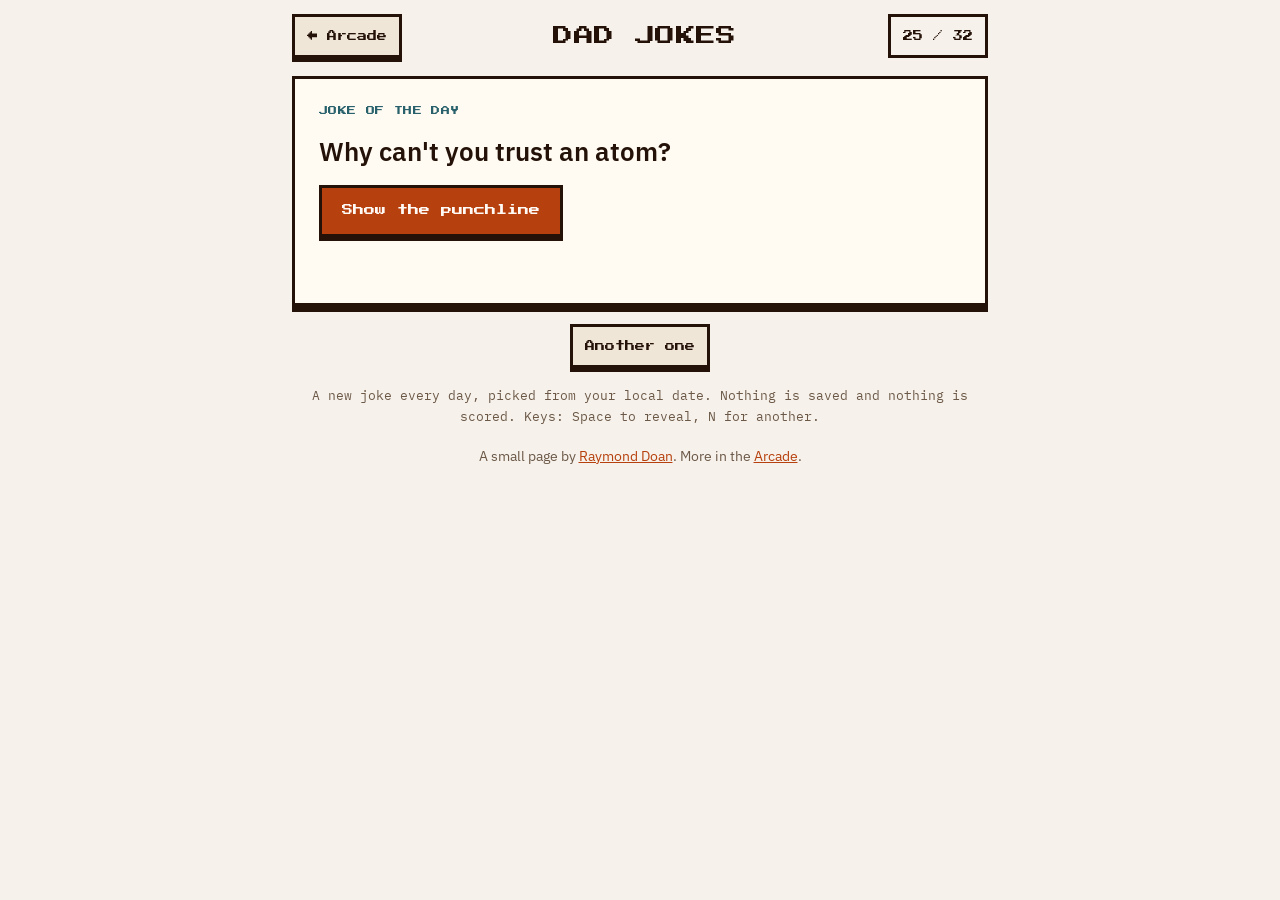
<file: dad-jokes.html>
<!doctype html>
<html lang="en">
<head>
<meta charset="utf-8">
<meta name="viewport" content="width=device-width, initial-scale=1, viewport-fit=cover">
<title>Dad Jokes | Raymond Doan</title>
<meta name="description" content="A new dad joke every day, plus a button for another. Read the setup, reveal the punchline, and groan. Nothing to win.">
<link rel="preconnect" href="https://fonts.googleapis.com">
<link rel="preconnect" href="https://fonts.gstatic.com" crossorigin>
<link rel="stylesheet" href="https://fonts.googleapis.com/css2?family=IBM+Plex+Mono:wght@400;500&family=IBM+Plex+Sans:wght@400;600&family=Press+Start+2P&display=swap">
<style>
:root {
  color-scheme: light;
  --cream: #f6f1ea;
  --sand: #efe6d8;
  --paper: #fffaf2;
  --ink: #241208;
  --muted: #6b5847;
  --rust: #b7410e;
  --teal: #28616c;
  --neptune: #7fbb9e;
  --on-accent: #fffaf6;
  --pixel: 'Press Start 2P', 'Courier New', monospace;
  --mono: 'IBM Plex Mono', 'Courier New', monospace;
}
*, *::before, *::after { box-sizing: border-box; }
html, body { margin: 0; padding: 0; }
body {
  background: var(--cream);
  color: var(--ink);
  font-family: 'IBM Plex Sans', 'Segoe UI', system-ui, sans-serif;
  font-size: 16px;
  line-height: 1.5;
  -webkit-font-smoothing: antialiased;
  padding-top: env(safe-area-inset-top, 0px);
  padding-bottom: env(safe-area-inset-bottom, 0px);
}
.page {
  max-width: 720px;
  margin: 0 auto;
  padding: 14px 12px 32px;
  display: flex;
  flex-direction: column;
  gap: 18px;
}
.bar { display: flex; align-items: center; justify-content: space-between; gap: 10px 14px; flex-wrap: wrap; }
h1 { font: 400 clamp(13px, 3.4vw, 20px)/1.4 var(--pixel); margin: 0; flex: 1 1 auto; text-align: center; letter-spacing: 0.02em; }
.pbtn {
  font: 400 10px/1 var(--pixel);
  color: var(--ink);
  background: var(--sand);
  border: 3px solid var(--ink);
  border-radius: 0;
  padding: 13px 12px;
  min-height: 44px;
  box-shadow: 0 4px 0 var(--ink);
  cursor: pointer;
  text-decoration: none;
  display: inline-flex;
  align-items: center;
  justify-content: center;
  text-align: center;
  -webkit-tap-highlight-color: transparent;
}
.pbtn:hover { background: var(--paper); }
.pbtn:active { transform: translateY(2px); box-shadow: 0 2px 0 var(--ink); }
.pbtn:focus-visible { outline: 3px solid var(--neptune); outline-offset: 3px; }
.pbtn[disabled] { opacity: 0.5; cursor: default; transform: none; box-shadow: 0 4px 0 var(--ink); }
.pbtn.big { font-size: 11px; min-height: 52px; padding: 16px 20px; }
.pbtn.rust { background: var(--rust); color: var(--on-accent); }
.pbtn.rust:hover { background: #c94c16; }
.pbtn.count { background: transparent; box-shadow: none; cursor: default; }
.pbtn.count:hover { background: transparent; }

.card {
  position: relative;
  background: var(--paper);
  border: 3px solid var(--ink);
  box-shadow: 0 6px 0 var(--ink);
  padding: 26px 24px 24px;
  min-height: 230px;
  display: flex;
  flex-direction: column;
  gap: 16px;
}
.label {
  font: 400 9px/1.4 var(--pixel);
  color: var(--teal);
  margin: 0;
  letter-spacing: 0.04em;
}
.setup {
  font: 600 clamp(20px, 4.6vw, 26px)/1.35 'IBM Plex Sans', 'Segoe UI', system-ui, sans-serif;
  margin: 0;
  text-wrap: balance;
}
.punch-zone { display: flex; flex-direction: column; gap: 14px; align-items: flex-start; }
.punch {
  font: 600 clamp(19px, 4.2vw, 24px)/1.35 'IBM Plex Sans', 'Segoe UI', system-ui, sans-serif;
  color: var(--rust);
  margin: 0;
  text-wrap: balance;
}
.punch[hidden] { display: none; }
.punch.in { animation: fadein 0.6s ease-out both; }
@keyframes fadein { from { opacity: 0; transform: translateY(4px); } to { opacity: 1; transform: none; } }
@media (prefers-reduced-motion: reduce) { .punch.in { animation: none; } }

.row { display: flex; gap: 12px; flex-wrap: wrap; justify-content: center; }
.note { font: 400 13px/1.6 var(--mono); color: var(--muted); margin: 0; text-align: center; }
.foot { font-size: 14px; color: var(--muted); margin: 0; text-align: center; }
.foot a { color: var(--rust); }
</style>
</head>
<body>
<div class="page">
  <header class="bar">
    <a class="pbtn" href="arcade.html">&larr; Arcade</a>
    <h1>DAD JOKES</h1>
    <span class="pbtn count" id="count" aria-hidden="true"></span>
  </header>

  <section class="card" aria-label="Joke">
    <p class="label" id="label">JOKE OF THE DAY</p>
    <p class="setup" id="setup"></p>
    <div class="punch-zone">
      <button class="pbtn big rust" id="reveal" type="button" aria-controls="punch" aria-expanded="false">Show the punchline</button>
      <p class="punch" id="punch" hidden aria-live="polite"></p>
    </div>
  </section>

  <div class="row">
    <button class="pbtn" id="next" type="button">Another one</button>
  </div>

  <p class="note">A new joke every day, picked from your local date. Nothing is saved and nothing is scored. Keys: Space to reveal, N for another.</p>

  <p class="foot">A small page by <a href="index.html">Raymond Doan</a>. More in the <a href="arcade.html">Arcade</a>.</p>
  <noscript><p>This page needs JavaScript. Turn it on and reload the page.</p></noscript>
</div>

<script>
(function () {
  /* Setup and punchline pairs. Add more to the end of the list; the joke of the day
     cycles through the whole list, so a longer list means a longer run before a repeat. */
  var JOKES = [
    ["Why did the cookie go to the doctor?", "Because it felt a little crumby."],
    ["What do you call a fish wearing a bow tie?", "Sofishticated."],
    ["Why did the scarecrow win an award?", "He was outstanding in his field."],
    ["I'm reading a book about anti-gravity.", "It's impossible to put down."],
    ["What do you call a lazy kangaroo?", "A pouch potato."],
    ["Why did the bicycle fall over?", "It was two tired."],
    ["What do you call a bear with no teeth?", "A gummy bear."],
    ["I wanted to be a tree surgeon.", "I just never had the bark for it."],
    ["What did the ocean say to the beach?", "Nothing. It just waved."],
    ["Why was the maths book so sad?", "It had too many problems."],
    ["Why did the golfer bring two pairs of pants?", "In case he got a hole in one."],
    ["What do you call cheese that isn't yours?", "Nacho cheese."],
    ["Why did the picture end up in jail?", "It was framed."],
    ["Why did the broom win the race?", "It swept the competition."],
    ["Why don't eggs tell jokes?", "They'd crack each other up."],
    ["Why did the stadium get so hot after the game?", "All the fans left."],
    ["What did one wall say to the other?", "I'll meet you at the corner."],
    ["Why did the coffee file a police report?", "It got mugged."],
    ["How do you organise a space party?", "You planet."],
    ["I'm scared of elevators.", "So I'm taking steps to avoid them."],
    ["What do you call a boomerang that won't come back?", "A stick."],
    ["Why did the student eat his homework?", "The teacher said it was a piece of cake."],
    ["Why did the banker quit his job?", "He lost interest."],
    ["What do you call a dog that does magic?", "A Labracadabrador."],
    ["Why can't you trust an atom?", "They make up everything."],
    ["What's a tree's favourite drink?", "Root beer."],
    ["Why did the tomato turn red?", "It saw the salad dressing."],
    ["What do you call an alligator in a vest?", "An investigator."],
    ["Why did the mushroom get invited to every party?", "He's a real fun-gi."],
    ["What did the buffalo say when his son left for school?", "Bison."],
    ["Why did the teddy bear say no to dessert?", "It was already stuffed."],
    ["What do you call a sleeping bull?", "A bulldozer."]
  ];

  var N = JOKES.length;
  var $ = function (id) { return document.getElementById(id); };
  var setupEl = $('setup'), punchEl = $('punch'), revealBtn = $('reveal'), nextBtn = $('next');
  var labelEl = $('label'), countEl = $('count');
  var current = -1, deck = [];

  /* Same joke for everyone on the same local date; it moves on at midnight. */
  function todayIndex() {
    var d = new Date();
    var day = Math.floor(Date.UTC(d.getFullYear(), d.getMonth(), d.getDate()) / 86400000);
    return ((day % N) + N) % N;
  }

  /* Shuffled deck so "Another one" does not repeat until every joke has been shown. */
  function refill() {
    deck = [];
    for (var i = 0; i < N; i++) deck.push(i);
    for (var j = deck.length - 1; j > 0; j--) {
      var k = Math.floor(Math.random() * (j + 1));
      var t = deck[j]; deck[j] = deck[k]; deck[k] = t;
    }
  }

  function pick() {
    if (!deck.length) refill();
    var i = deck.pop();
    if (i === current && deck.length) { deck.unshift(i); i = deck.pop(); }
    return i;
  }

  function show(i, label) {
    current = i;
    setupEl.textContent = JOKES[i][0];
    punchEl.textContent = JOKES[i][1];
    punchEl.hidden = true;
    punchEl.classList.remove('in');
    revealBtn.disabled = false;
    revealBtn.textContent = 'Show the punchline';
    revealBtn.setAttribute('aria-expanded', 'false');
    labelEl.textContent = label;
    countEl.textContent = (i + 1) + ' / ' + N;
  }

  function reveal() {
    if (!punchEl.hidden) return;
    punchEl.hidden = false;
    void punchEl.offsetWidth;
    punchEl.classList.add('in');
    revealBtn.disabled = true;
    revealBtn.textContent = 'Groan (optional)';
    revealBtn.setAttribute('aria-expanded', 'true');
  }

  function next() {
    show(pick(), 'ANOTHER ONE');
  }

  revealBtn.addEventListener('click', reveal);
  nextBtn.addEventListener('click', next);

  document.addEventListener('keydown', function (e) {
    if (e.ctrlKey || e.metaKey || e.altKey) return;
    var t = e.target;
    if (t && (t.tagName === 'INPUT' || t.tagName === 'TEXTAREA')) return;
    if (e.key === 'n' || e.key === 'N') { e.preventDefault(); next(); }
    else if (e.key === ' ' && (t === document.body || t === document.documentElement)) { e.preventDefault(); reveal(); }
  });

  show(todayIndex(), 'JOKE OF THE DAY');
})();
</script>
</body>
</html>
</file>
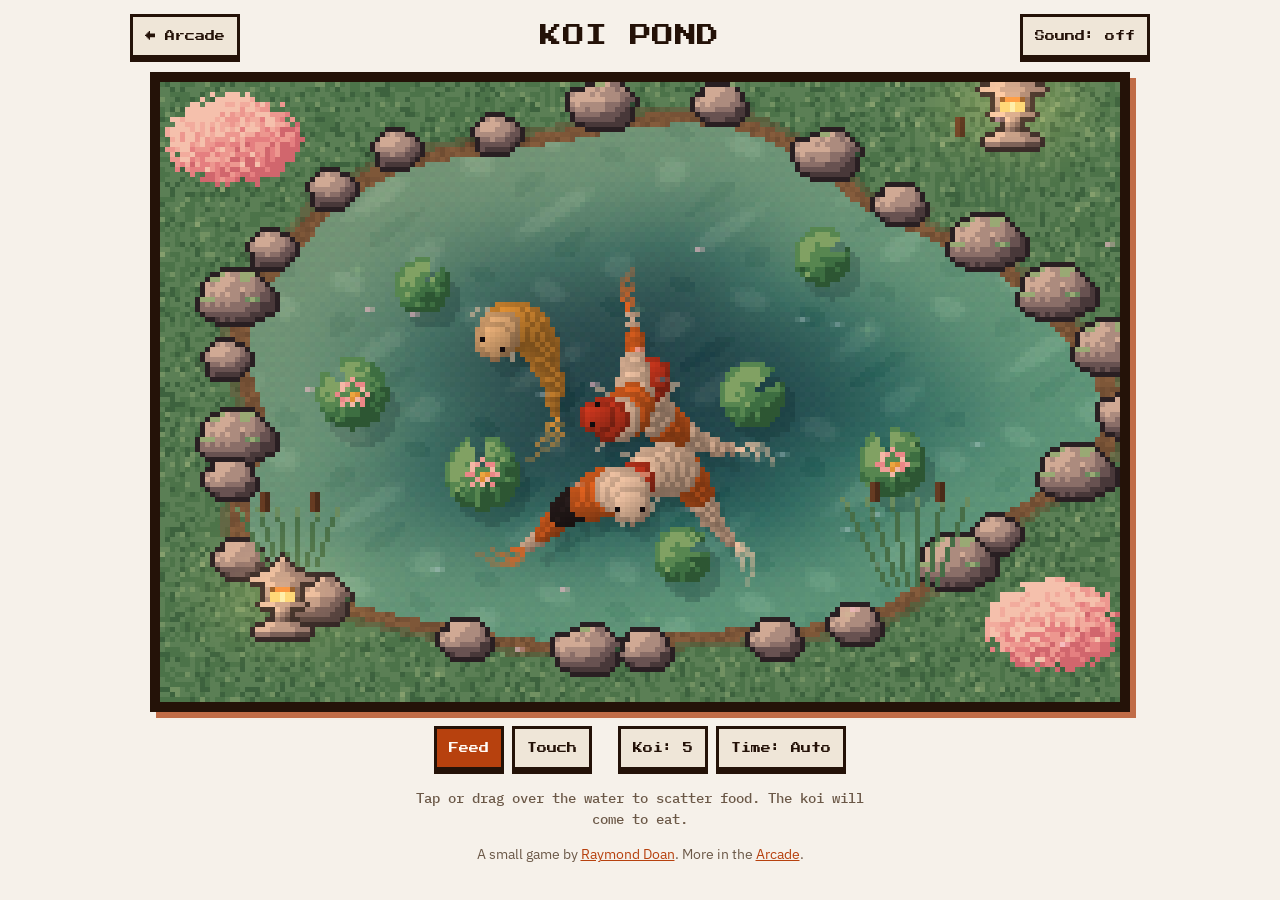
<file: koi-pond.html>
<!doctype html>
<html lang="en">
<head>
<meta charset="utf-8">
<meta name="viewport" content="width=device-width, initial-scale=1, viewport-fit=cover">
<title>Koi Pond | Raymond Doan</title>
<meta name="description" content="A small pixel koi pond. Scatter food, watch the koi swim among the lily pads, and see the day turn to night. No score, no timer.">
<link rel="preconnect" href="https://fonts.googleapis.com">
<link rel="preconnect" href="https://fonts.gstatic.com" crossorigin>
<link rel="stylesheet" href="https://fonts.googleapis.com/css2?family=IBM+Plex+Mono:wght@400;500&family=IBM+Plex+Sans:wght@400;600&family=Press+Start+2P&display=swap">
<style>
:root {
  color-scheme: light;
  --cream: #f6f1ea;
  --sand: #efe6d8;
  --ink: #241208;
  --muted: #6b5847;
  --rust: #b7410e;
  --terra: #c06c47;
  --teal: #28616c;
  --on-accent: #fffaf6;
  --pixel: 'Press Start 2P', 'Courier New', monospace;
}
*, *::before, *::after { box-sizing: border-box; }
html, body { margin: 0; padding: 0; }
body {
  background: var(--cream);
  color: var(--ink);
  font-family: 'IBM Plex Sans', 'Segoe UI', system-ui, sans-serif;
  font-size: 16px;
  line-height: 1.5;
  -webkit-font-smoothing: antialiased;
  padding-top: env(safe-area-inset-top, 0px);
  padding-bottom: env(safe-area-inset-bottom, 0px);
}
.page {
  max-width: 1040px;
  margin: 0 auto;
  padding: 14px 10px 28px;
  display: flex;
  flex-direction: column;
  align-items: center;
  gap: 14px;
}
.bar {
  width: 100%;
  display: flex;
  align-items: center;
  justify-content: space-between;
  gap: 10px 14px;
  flex-wrap: wrap;
}
h1 {
  font: 400 clamp(13px, 3.4vw, 22px)/1.4 var(--pixel);
  margin: 0;
  flex: 1 1 auto;
  text-align: center;
  letter-spacing: 0.02em;
}
.pbtn {
  font: 400 10px/1 var(--pixel);
  color: var(--ink);
  background: var(--sand);
  border: 3px solid var(--ink);
  border-radius: 0;
  padding: 13px 12px;
  min-height: 44px;
  box-shadow: 0 4px 0 var(--ink);
  cursor: pointer;
  text-decoration: none;
  display: inline-flex;
  align-items: center;
  justify-content: center;
  white-space: nowrap;
  -webkit-tap-highlight-color: transparent;
}
.pbtn:hover { background: #fffaf2; }
.pbtn:active { transform: translateY(2px); box-shadow: 0 2px 0 var(--ink); }
.pbtn[disabled] { opacity: 0.45; cursor: default; box-shadow: 0 4px 0 var(--ink); transform: none; }
.pbtn[aria-pressed="true"] { background: var(--rust); color: var(--on-accent); }
.pbtn:focus-visible, canvas:focus-visible { outline: 3px solid var(--teal); outline-offset: 3px; }
.cabinet {
  background: var(--ink);
  padding: clamp(4px, 1.2vw, 10px);
  box-shadow: 6px 6px 0 var(--terra);
  line-height: 0;
  max-width: 100%;
}
canvas {
  display: block;
  image-rendering: crisp-edges;
  image-rendering: pixelated;
  touch-action: none;
  cursor: crosshair;
  user-select: none;
  -webkit-user-select: none;
}
.tools { display: flex; flex-wrap: wrap; justify-content: center; gap: 10px 8px; padding-bottom: 4px; }
.tools .gap { width: 10px; }
.hint {
  font: 500 14px/1.5 'IBM Plex Mono', 'Courier New', monospace;
  color: var(--muted);
  text-align: center;
  margin: 0;
  min-height: 3em;
  max-width: 60ch;
}
.foot { font-size: 14px; color: var(--muted); text-align: center; margin: 0; }
.foot a { color: var(--rust); }
noscript p { text-align: center; color: var(--muted); }
@media (max-width: 420px) {
  .pbtn { padding: 12px 9px; font-size: 9px; }
  .tools .gap { display: none; }
}
@media (prefers-reduced-motion: reduce) {
  .pbtn:active { transform: none; }
}
</style>
</head>
<body>
<div class="page">
  <header class="bar">
    <a class="pbtn" href="arcade.html">&larr; Arcade</a>
    <h1>KOI POND</h1>
    <button class="pbtn" id="sound" type="button" aria-pressed="false">Sound: off</button>
  </header>

  <div class="cabinet">
    <canvas id="pond" width="192" height="124" tabindex="0" role="application" aria-label="Koi pond. Tap or drag over the water to scatter food. With a keyboard, use the arrow keys to move and the space bar to drop food."></canvas>
  </div>

  <div class="tools" role="toolbar" aria-label="Pond tools">
    <button class="pbtn" type="button" data-tool="feed" aria-pressed="true">Feed</button>
    <button class="pbtn" type="button" data-tool="touch" aria-pressed="false">Touch</button>
    <span class="gap" aria-hidden="true"></span>
    <button class="pbtn" type="button" id="koi">Koi: 5</button>
    <button class="pbtn" type="button" id="time">Time: Auto</button>
  </div>

  <p class="hint" id="hint" aria-live="polite">Tap or drag over the water to scatter food. The koi will come to eat.</p>
  <p class="foot">A small game by <a href="index.html">Raymond Doan</a>. More in the <a href="arcade.html">Arcade</a>.</p>
  <noscript><p>This game needs JavaScript. Turn it on and reload the page.</p></noscript>
</div>

<script>
(function () {
  'use strict';

  /* ---------- sizes ---------- */
  var W = 192, H = 124;
  var PCX = 96, PCY = 62, PRX = 84, PRY = 51;      /* the pond: centre and radii of a wobbly oval */
  var STORE_KEY = 'rd-koi-pond-v1';
  var MAX_FOOD = 14;
  var CYCLE_SECONDS = 240;

  var canvas = document.getElementById('pond');
  var ctx = canvas.getContext('2d');
  if (!ctx) return;
  var image = ctx.createImageData(W, H);
  var buf = image.data;
  var lit = new Uint8Array(W * H);
  var reduceMotion = false;
  try { reduceMotion = !!(window.matchMedia && window.matchMedia('(prefers-reduced-motion: reduce)').matches); } catch (e) {}

  /* ---------- small helpers ---------- */
  function hex(c) { return [parseInt(c.slice(1, 3), 16), parseInt(c.slice(3, 5), 16), parseInt(c.slice(5, 7), 16)]; }
  function clamp(v, a, b) { return v < a ? a : v > b ? b : v; }
  function lerp(a, b, t) { return a + (b - a) * t; }
  function smooth(t) { t = clamp(t, 0, 1); return t * t * (3 - 2 * t); }
  function mix(a, b, t) { return [lerp(a[0], b[0], t), lerp(a[1], b[1], t), lerp(a[2], b[2], t)]; }
  function scale3(c, k) { return [c[0] * k, c[1] * k, c[2] * k]; }
  function rng(seed) {
    return function () {
      seed |= 0; seed = seed + 0x6D2B79F5 | 0;
      var t = Math.imul(seed ^ seed >>> 15, 1 | seed);
      t = t + Math.imul(t ^ t >>> 7, 61 | t) ^ t;
      return ((t ^ t >>> 14) >>> 0) / 4294967296;
    };
  }
  function hash2(x, y) {
    var h = (Math.imul(x, 374761393) + Math.imul(y, 668265263)) | 0;
    h = Math.imul(h ^ (h >>> 13), 1274126177);
    return (h ^ (h >>> 16)) >>> 0;
  }
  function noise(x, y, s) { return (hash2(x + s * 7, y + s * 13) % 1000) / 1000; }
  var BAYER = [0, 8, 2, 10, 12, 4, 14, 6, 3, 11, 1, 9, 15, 7, 13, 5];
  function bayer(x, y) { return BAYER[(y & 3) * 4 + (x & 3)] / 16; }

  function put(x, y, c, l) {
    x = Math.round(x); y = Math.round(y);
    if (x < 0 || y < 0 || x >= W || y >= H) return;
    var i = y * W + x, j = i * 4;
    buf[j] = c[0]; buf[j + 1] = c[1]; buf[j + 2] = c[2];
    lit[i] = l ? 1 : 0;
  }
  function blendPx(x, y, c, a) {
    x = Math.round(x); y = Math.round(y);
    if (x < 0 || y < 0 || x >= W || y >= H) return;
    var j = (y * W + x) * 4;
    buf[j] = buf[j] * (1 - a) + c[0] * a;
    buf[j + 1] = buf[j + 1] * (1 - a) + c[1] * a;
    buf[j + 2] = buf[j + 2] * (1 - a) + c[2] * a;
  }
  for (var ai = 3; ai < buf.length; ai += 4) buf[ai] = 255;

  /* ---------- the pond shape ---------- */
  function edgeR(theta) { return 1 + 0.06 * Math.sin(3 * theta + 1) + 0.04 * Math.sin(5 * theta + 2) + 0.025 * Math.sin(8 * theta); }
  /* 0 at the middle, 1 at the shore, above 1 on land */
  function pondD(x, y) {
    var dx = (x - PCX) / PRX, dy = (y - PCY) / PRY;
    var d = Math.sqrt(dx * dx + dy * dy);
    return d / edgeR(Math.atan2(dy, dx));
  }
  function inPond(x, y, margin) { return pondD(x, y) < 1 - (margin || 0); }
  var depthMap = new Float32Array(W * H);
  (function () { for (var y = 0; y < H; y++) for (var x = 0; x < W; x++) depthMap[y * W + x] = pondD(x, y); })();

  /* ---------- sprites for the bank ---------- */
  var PALS = {
    o: '#2b2730',
    1: '#4b4651', 2: '#6c6773', 3: '#8f8a93', 4: '#b3aeb2', 5: '#d8d3d2',
    s: '#2f5a45', t: '#4a7f5f', u: '#6fae85', v: '#9fd3a4',
    y: '#7a5428', Y: '#d9964a'
  };
  var PAL = {};
  Object.keys(PALS).forEach(function (k) { PAL[k] = hex(PALS[k]); });
  function mkGrid(w, h) { var g = []; for (var y = 0; y < h; y++) { var r = []; for (var x = 0; x < w; x++) r.push('.'); g.push(r); } return g; }
  function rows(g) { return g.map(function (r) { return r.join(''); }); }
  function outline(g, ch) {
    var h = g.length, w = g[0].length, add = [];
    for (var y = 0; y < h; y++) for (var x = 0; x < w; x++) {
      if (g[y][x] !== '.') continue;
      var near = (y > 0 && g[y - 1][x] !== '.') || (y < h - 1 && g[y + 1][x] !== '.') || (x > 0 && g[y][x - 1] !== '.') || (x < w - 1 && g[y][x + 1] !== '.');
      if (near) add.push([x, y]);
    }
    add.forEach(function (p) { g[p[1]][p[0]] = ch; });
  }
  function makeStone(w, h, seed, mossy) {
    var g = mkGrid(w + 2, h + 2);
    for (var y = 0; y < h; y++) for (var x = 0; x < w; x++) {
      var nx = (x - (w - 1) / 2) / (w / 2), ny = (y - (h - 1) / 2) / (h / 2);
      var ang = Math.atan2(ny, nx);
      var lim = 1 + 0.07 * Math.sin(ang * 3 + seed) + 0.05 * Math.sin(ang * 5 + seed * 2);
      var r2 = nx * nx + (ny > 0 ? ny * ny * 0.8 : ny * ny);
      if (r2 > lim * lim) continue;
      var nz = Math.sqrt(Math.max(0, 1 - nx * nx - ny * ny));
      var L = -0.5 * nx - 0.65 * ny + 0.6 * nz;
      var n = noise(x, y, seed) - 0.5;
      var v = (L + 0.6) / 1.8 + n * 0.16;
      var idx = clamp(Math.floor(v * 5 + (bayer(x, y) - 0.5) * 0.7), 0, 4);
      if (y >= h - 2) idx = Math.min(idx, 1);
      var ch = String(idx + 1);
      if (mossy && ny < 0.15 && (Math.sin(x * 0.8 + seed) + Math.sin(y * 1.1 + seed * 3) + n * 1.5) > 0.9) ch = ['s', 't', 'u', 'v'][Math.min(3, idx)];
      g[y + 1][x + 1] = ch;
    }
    outline(g, 'o');
    return rows(g);
  }
  function slab(g, x0, x1, y0, y1, base) {
    for (var y = y0; y <= y1; y++) for (var x = x0; x <= x1; x++) {
      var t = x1 === x0 ? 0.5 : (x - x0) / (x1 - x0);
      var idx = base + (t < 0.3 ? 1 : t > 0.7 ? -1 : 0) + (y === y0 ? 1 : 0) - (y === y1 && y1 > y0 ? 1 : 0);
      g[y][x] = String(clamp(idx, 1, 5));
    }
  }
  function makeLantern() {
    var g = mkGrid(15, 19), x;
    slab(g, 7, 7, 1, 1, 4); slab(g, 6, 8, 2, 2, 3);
    slab(g, 5, 9, 3, 3, 3); slab(g, 3, 11, 4, 4, 3); slab(g, 1, 13, 5, 5, 3);
    slab(g, 4, 10, 6, 9, 3);
    for (var wy = 7; wy <= 8; wy++) for (x = 5; x <= 9; x++) g[wy][x] = (x >= 6 && x <= 8) ? 'Y' : 'y';
    slab(g, 3, 11, 10, 10, 3); slab(g, 6, 8, 11, 13, 3);
    slab(g, 4, 10, 14, 14, 3); slab(g, 2, 12, 15, 16, 3);
    outline(g, 'o');
    return rows(g);
  }
  var LANTERN = makeLantern();

  /* ---------- the bank, painted once ---------- */
  var landBuf = new Uint8ClampedArray(W * H * 4);   /* alpha 0 where the water is */
  function lput(x, y, c) {
    if (x < 0 || y < 0 || x >= W || y >= H) return;
    var j = (y * W + x) * 4;
    landBuf[j] = c[0]; landBuf[j + 1] = c[1]; landBuf[j + 2] = c[2]; landBuf[j + 3] = 255;
  }
  function lblit(spr, ax, ay) {
    var w = spr[0].length, h = spr.length;
    var ox = ax - Math.floor(w / 2), oy = ay - (h - 1);
    for (var r = 0; r < h; r++) for (var c = 0; c < w; c++) {
      var ch = spr[r].charAt(c);
      if (ch === '.') continue;
      lput(ox + c, oy + r, PAL[ch]);
    }
  }
  var lamps = [];
  function buildBank() {
    var x, y, c;
    var G = [hex('#3f7a58'), hex('#4f9068'), hex('#5f9f78'), hex('#76b58b')];
    for (y = 0; y < H; y++) for (x = 0; x < W; x++) {
      var d = depthMap[y * W + x];
      if (d < 1) continue;
      var n = hash2(x + 5, y + 3) % 23;
      var tone = n === 0 ? 3 : n < 4 ? 0 : n < 12 ? 1 : 2;
      c = G[tone];
      if (d < 1.045) c = mix(hex('#8a7355'), hex('#6d5a42'), (hash2(x, y) % 4) / 4);      /* muddy rim */
      else if (d < 1.07) c = mix(c, hex('#6d5a42'), 0.45);
      lput(x, y, c);
    }
    /* shore stones */
    var r = rng(5);
    var stones = [makeStone(13, 9, 11, true), makeStone(10, 7, 12, false), makeStone(15, 10, 13, true), makeStone(9, 7, 14, false)];
    var placed = [];
    for (var i = 0; i < 26; i++) {
      var th = (i / 26) * Math.PI * 2 + r() * 0.14;
      var rr = edgeR(th) * 1.045 + r() * 0.03;
      var sx = Math.round(PCX + Math.cos(th) * PRX * rr), sy = Math.round(PCY + Math.sin(th) * PRY * rr);
      placed.push([sx, sy, stones[Math.floor(r() * stones.length)]]);
    }
    placed.sort(function (a, b) { return a[1] - b[1]; });
    placed.forEach(function (p) {
      for (var yy = -2; yy <= 2; yy++) for (var xx = -6; xx <= 6; xx++) {
        var j = ((p[1] + yy) * W + (p[0] + xx)) * 4;
        if (p[1] + yy >= 0 && p[1] + yy < H && p[0] + xx >= 0 && p[0] + xx < W && landBuf[j + 3] && (xx * xx) / 36 + (yy * yy) / 5 <= 1) {
          landBuf[j] *= 0.8; landBuf[j + 1] *= 0.8; landBuf[j + 2] *= 0.8;
        }
      }
      lblit(p[2], p[0], p[1] + 3);
    });
    /* tufts of grass in the corners */
    for (i = 0; i < 90; i++) {
      var gx = Math.floor(r() * W), gy = Math.floor(r() * H);
      if (depthMap[gy * W + gx] < 1.12) continue;
      lput(gx, gy, hex('#8bc79b')); lput(gx, gy - 1, hex('#6fae85')); lput(gx + 1, gy - 1, hex('#6fae85'));
    }
    /* a cherry tree in the top left corner */
    var BL = [hex('#d9809b'), hex('#ee9fb6'), hex('#f6bccb'), hex('#fbd6df'), hex('#fff0f4')];
    var blossoms = [[14, 11, 13, 9], [178, 108, 13, 9]];
    blossoms.forEach(function (b, bi) {
      for (var py = b[1] - b[3] - 1; py <= b[1] + b[3] + 1; py++) for (var px = b[0] - b[2] - 1; px <= b[0] + b[2] + 1; px++) {
        var dx = (px - b[0]) / b[2], dy = (py - b[1]) / b[3];
        var wob = noise(px, py, 30 + bi);
        if (dx * dx + dy * dy + (wob - 0.5) * 0.5 > 1) continue;
        var vv = 0.6 - 0.32 * dx - 0.5 * dy + (wob - 0.5) * 0.7;
        var idx = clamp(Math.floor(vv * 5), 0, 4);
        if (wob > 0.95) idx = 4;
        lput(px, py, BL[idx]);
      }
    });
    /* reeds with cattails */
    [[26, 96], [166, 24], [150, 100]].forEach(function (rp, ri) {
      for (var k = 0; k < 6; k++) {
        var bx = rp[0] + k * 2 - 5, h = 12 + ((k * 7 + ri * 3) % 7), lean = (k - 3) * 0.35;
        for (var s = 0; s < h; s++) lput(Math.round(bx + lean * s * 0.5), rp[1] - s, s > h - 3 ? hex('#6fae85') : hex('#4a8a64'));
        if (k % 3 === 1) { for (var cy = 0; cy < 4; cy++) { lput(Math.round(bx + lean * (h - 4) * 0.5), rp[1] - h + 1 - cy, hex('#6a4a30')); lput(Math.round(bx + lean * (h - 4) * 0.5) + 1, rp[1] - h + 1 - cy, hex('#4d3624')); } }
      }
    });
    /* two stone lanterns by the water */
    [[24, 112], [170, 14]].forEach(function (lp) {
      lblit(LANTERN, lp[0], lp[1]);
      lamps.push({ x: lp[0], y: lp[1] - 10 });
    });
  }
  buildBank();

  /* ---------- time of day (same cycle as the Zen Garden) ---------- */
  var DAWN = { tint: [1.0, 0.82, 0.70], dark: 0.35, sky: [250, 190, 150] };
  var DAY = { tint: [1, 1, 1], dark: 0, sky: [200, 232, 244] };
  var NIGHT = { tint: [0.42, 0.52, 0.78], dark: 1, sky: [90, 120, 170] };
  var KEYS = [
    { t: 0.00, p: DAWN }, { t: 0.14, p: DAY }, { t: 0.38, p: DAY }, { t: 0.50, p: DAWN },
    { t: 0.62, p: NIGHT }, { t: 0.88, p: NIGHT }, { t: 1.00, p: DAWN }
  ];
  function keyAt(t) {
    t = t - Math.floor(t);
    for (var i = 0; i < KEYS.length - 1; i++) {
      var a = KEYS[i], b = KEYS[i + 1];
      if (t >= a.t && t <= b.t) {
        var s = smooth((t - a.t) / (b.t - a.t));
        return { tint: mix(a.p.tint, b.p.tint, s), dark: lerp(a.p.dark, b.p.dark, s), sky: mix(a.p.sky, b.p.sky, s) };
      }
    }
    return DAY;
  }
  var TIME_MODES = [['auto', 'Auto', null], ['day', 'Day', 0.25], ['dusk', 'Dusk', 0.5], ['night', 'Night', 0.75]];
  var timeMode = 0;
  var now0 = new Date();
  var clockT = (((now0.getHours() + now0.getMinutes() / 60) - 6 + 24) % 24) / 24;
  var simSeconds = 0;
  function currentT() {
    var fixed = TIME_MODES[timeMode][2];
    if (fixed !== null) return fixed;
    return clockT + (reduceMotion ? 0 : simSeconds / CYCLE_SECONDS);
  }

  /* ---------- the koi ---------- */
  var NSEG = 14, SEG_GAP = 2.0;
  var RAD = [3.5, 4.1, 4.5, 4.6, 4.4, 4.0, 3.6, 3.2, 2.8, 2.4, 2.0, 1.7, 1.4, 1.1];
  var WHITE = hex('#f6f0e4'), ORANGE = hex('#ea7a2c'), RED = hex('#d6452a'), BLACK = hex('#2a2428'), GOLD = hex('#e8b448'), CREAM = hex('#f0d9a8');
  var KINDS = ['kohaku', 'sanke', 'ogon', 'kohaku', 'shiro', 'sanke', 'ogon', 'kohaku', 'sanke'];
  var fish = [];
  var food = [];
  var ripples = [];
  var eaten = 0;
  var koiCount = 5;

  function makePattern(kind, rand) {
    var cols = [], i;
    for (i = 0; i < NSEG; i++) cols.push(WHITE);
    if (kind === 'ogon') { for (i = 0; i < NSEG; i++) cols[i] = i < 2 ? CREAM : GOLD; }
    else if (kind === 'shiro') { cols[0] = RED; for (i = 5; i < 8; i++) cols[i] = ORANGE; }
    else {
      var patches = 2 + Math.floor(rand() * 2);
      for (var p = 0; p < patches; p++) {
        var start = 1 + Math.floor(rand() * 9), len = 2 + Math.floor(rand() * 3);
        for (i = start; i < Math.min(NSEG - 2, start + len); i++) cols[i] = ORANGE;
      }
      if (kind === 'kohaku' && rand() < 0.7) { cols[0] = RED; cols[1] = RED; }
      if (kind === 'sanke') { for (i = 2; i < NSEG - 2; i++) if (cols[i] === WHITE && rand() < 0.2) cols[i] = BLACK; }
    }
    return cols;
  }
  function spawnFish(i) {
    var rand = rng(100 + i * 17);
    var ang = rand() * 6.28, r = rand() * 0.5;
    var x = PCX + Math.cos(ang) * PRX * r, y = PCY + Math.sin(ang) * PRY * r;
    var h = rand() * 6.28;
    var f = { x: x, y: y, h: h, speed: 8 + rand() * 4, turn: 0, wait: 0, wob: rand() * 6.28, size: 0.9 + rand() * 0.25, cols: makePattern(KINDS[i % KINDS.length], rand), seg: [], idle: rand() * 3 };
    for (var k = 0; k < NSEG; k++) f.seg.push({ x: x - Math.cos(h) * k * SEG_GAP, y: y - Math.sin(h) * k * SEG_GAP });
    return f;
  }
  function setKoi(n) {
    koiCount = clamp(n, 3, 9);
    while (fish.length < koiCount) fish.push(spawnFish(fish.length));
    while (fish.length > koiCount) fish.pop();
  }

  function angDiff(a, b) { var d = b - a; while (d > Math.PI) d -= Math.PI * 2; while (d < -Math.PI) d += Math.PI * 2; return d; }
  function nearestFood(f) {
    var best = null, bd = 80 * 80;
    for (var i = 0; i < food.length; i++) {
      if (food[i].sink > 0.7) continue;
      var dx = food[i].x - f.x, dy = food[i].y - f.y, d = dx * dx + dy * dy;
      if (d < bd) { bd = d; best = food[i]; }
    }
    return best;
  }
  function updateFish(dt) {
    var slow = reduceMotion ? 0.55 : 1;
    for (var i = 0; i < fish.length; i++) {
      var f = fish[i];
      var target = null, want = f.h;
      var fd = nearestFood(f);
      var cruise = f.speed;
      if (fd) {
        want = Math.atan2(fd.y - f.y, fd.x - f.x);
        cruise = f.speed * 1.9;
        var ex = fd.x - f.x, ey = fd.y - f.y;
        if (ex * ex + ey * ey < 14) {
          fd.sink = 2;
          eaten++;
          ripples.push({ x: fd.x, y: fd.y, r: 1, age: 0, life: 1.3, s: 0.7 });
          sfx.eat();
        }
      } else {
        f.wait -= dt;
        if (f.wait <= 0) { f.turn = (Math.random() - 0.5) * 1.6; f.wait = 0.8 + Math.random() * 2.2; }
        want = f.h + f.turn * 0.4;
        var gap = pondD(f.x + Math.cos(f.h) * 14, f.y + Math.sin(f.h) * 14);
        if (gap > 0.82) { want = Math.atan2(PCY - f.y, PCX - f.x) + (f.turn * 0.3); cruise = f.speed * 0.8; }
        /* keep apart from the others */
        for (var j = 0; j < fish.length; j++) {
          if (j === i) continue;
          var ox = f.x - fish[j].x, oy = f.y - fish[j].y, od = ox * ox + oy * oy;
          if (od < 150) want = Math.atan2(oy, ox);
        }
        if (f.idle > 0) { f.idle -= dt; cruise *= 0.6; }
      }
      var dh = angDiff(f.h, want);
      f.h += clamp(dh, -2.2 * dt, 2.2 * dt);
      f.wob += dt * (3 + cruise * 0.35);
      var sp = cruise * slow;
      var nx = f.x + Math.cos(f.h) * sp * dt, ny = f.y + Math.sin(f.h) * sp * dt;
      if (pondD(nx, ny) < 0.93) { f.x = nx; f.y = ny; }
      else { f.h += 1.5 * dt * 4; }
      /* the body follows the head */
      var prev = { x: f.x, y: f.y };
      f.seg[0].x = f.x; f.seg[0].y = f.y;
      for (var k = 1; k < NSEG; k++) {
        var s = f.seg[k];
        var dx2 = prev.x - s.x, dy2 = prev.y - s.y;
        var dd = Math.sqrt(dx2 * dx2 + dy2 * dy2) || 1;
        var sway = Math.sin(f.wob - k * 0.55) * 0.16 * (k / NSEG);
        s.x = prev.x - (dx2 / dd) * SEG_GAP + (-dy2 / dd) * sway;
        s.y = prev.y - (dy2 / dd) * SEG_GAP + (dx2 / dd) * sway;
        prev = s;
      }
    }
  }
  function updateFood(dt) {
    for (var i = food.length - 1; i >= 0; i--) {
      var p = food[i];
      p.age += dt;
      if (p.age > 9 && p.sink < 0.7) p.sink = 0.7;
      if (p.sink >= 0.7) p.sink += dt * 0.9;
      if (p.sink > 2.2) food.splice(i, 1);
    }
  }
  function updateRipples(dt) {
    for (var i = ripples.length - 1; i >= 0; i--) {
      var r = ripples[i];
      r.age += dt; r.r += dt * (reduceMotion ? 9 : 16) * r.s;
      if (r.age > r.life) ripples.splice(i, 1);
    }
  }

  function dropFood(x, y) {
    if (!inPond(x, y, 0.02)) return false;
    if (food.length >= MAX_FOOD) food.shift();
    food.push({ x: x + (Math.random() - 0.5) * 3, y: y + (Math.random() - 0.5) * 3, age: 0, sink: 0 });
    ripples.push({ x: x, y: y, r: 1, age: 0, life: 1.1, s: 0.6 });
    sfx.plop();
    return true;
  }
  function touchWater(x, y) {
    if (!inPond(x, y, 0.02)) return false;
    ripples.push({ x: x, y: y, r: 1, age: 0, life: 1.9, s: 1 });
    ripples.push({ x: x, y: y, r: -4, age: 0, life: 2.1, s: 1 });
    for (var i = 0; i < fish.length; i++) {
      var dx = fish[i].x - x, dy = fish[i].y - y, d = Math.sqrt(dx * dx + dy * dy);
      if (d < 36) { fish[i].h = Math.atan2(dy, dx); fish[i].idle = 0; fish[i].wait = 1.2; }
    }
    sfx.drop();
    return true;
  }

  /* ---------- lily pads and the little things on the water ---------- */
  var pads = [];
  (function () {
    var r = rng(9);
    var spots = [[52, 40], [64, 78], [132, 34], [146, 76], [104, 94], [38, 62], [118, 62]];
    spots.forEach(function (s, i) { pads.push({ x: s[0], y: s[1], r: 5 + r() * 3, rot: r() * 6.28, ph: r() * 6.28, flower: i === 1 || i === 3 || i === 5 }); });
  })();
  var petalList = [];
  (function () {
    var r = rng(21);
    for (var i = 0; i < 12; i++) petalList.push({ x: r() * W, y: r() * H, vx: 0.8 + r() * 1.5, vy: 0.4 + r() * 0.8, ph: r() * 6.28 });
  })();
  var flies = [];
  (function () {
    var r = rng(13);
    for (var i = 0; i < 16; i++) flies.push({ bx: 10 + r() * 172, by: 8 + r() * 108, ax: 4 + r() * 9, ay: 2 + r() * 6, fx: 0.0004 + r() * 0.0006, fy: 0.0005 + r() * 0.0007, ph: r() * 6.28, fr: 0.6 + r() });
  })();
  var sparkles = [];
  (function () {
    var r = rng(33);
    for (var i = 0; i < 26; i++) {
      var x, y;
      do { x = Math.floor(14 + r() * 164); y = Math.floor(12 + r() * 100); } while (pondD(x, y) > 0.9);
      sparkles.push({ x: x, y: y, ph: r() * 6.28 });
    }
  })();

  /* ---------- painting ---------- */
  var SHALLOW = [96, 184, 170], MID = [48, 132, 138], DEEP = [24, 82, 104];
  function paintWater(key, ms) {
    var t = ms * 0.001;
    for (var y = 0; y < H; y++) {
      for (var x = 0; x < W; x++) {
        var i = y * W + x, d = depthMap[i];
        if (d >= 1) continue;
        var f = smooth((d - 0.15) / 0.8);
        var c = f < 0.5 ? mix(DEEP, MID, f * 2) : mix(MID, SHALLOW, (f - 0.5) * 2);
        /* a glint of sky toward the top left */
        var sk = clamp(1 - (x * 0.5 + y * 0.9) / 150, 0, 1) * 0.22;
        var r0 = c[0] + (key.sky[0] - c[0]) * sk, g0 = c[1] + (key.sky[1] - c[1]) * sk, b0 = c[2] + (key.sky[2] - c[2]) * sk;
        /* slow moving light on the bottom */
        var n = Math.sin(x * 0.33 + t * 0.8 + Math.sin(y * 0.21 + t * 0.5) * 2) + Math.sin(y * 0.41 - t * 0.7 + x * 0.14);
        var lift = n > 1.55 ? 16 : n > 1.2 ? 7 : n < -1.6 ? -9 : 0;
        var j = i * 4;
        var o = (bayer(x, y) - 0.5) * 6;
        buf[j] = Math.round((r0 + lift + o) / 4) * 4; buf[j + 1] = Math.round((g0 + lift + o) / 4) * 4; buf[j + 2] = Math.round((b0 + lift + o) / 4) * 4;
        lit[i] = 1;
      }
    }
  }
  function paintLand() {
    for (var i = 0; i < W * H; i++) {
      var j = i * 4;
      if (landBuf[j + 3]) {
        buf[j] = landBuf[j]; buf[j + 1] = landBuf[j + 1]; buf[j + 2] = landBuf[j + 2];
        lit[i] = 1;
      }
    }
  }
  var SHADOW = [10, 40, 52];
  function shadowDisc(x, y, r, a) {
    for (var yy = Math.floor(y - r); yy <= Math.ceil(y + r); yy++) for (var xx = Math.floor(x - r); xx <= Math.ceil(x + r); xx++) {
      if (xx < 0 || yy < 0 || xx >= W || yy >= H || depthMap[yy * W + xx] >= 1) continue;
      var dx = xx - x, dy = yy - y;
      if (dx * dx + dy * dy <= r * r) blendPx(xx, yy, SHADOW, a);
    }
  }
  function paintShadows() {
    for (var i = 0; i < pads.length; i++) {
      var p = pads[i], bob = reduceMotion ? 0 : Math.sin(p.ph) * 0.4;
      shadowDisc(p.x + 2, p.y + 3 + bob, p.r, 0.22);
    }
    for (var k = 0; k < fish.length; k++) {
      var f = fish[k];
      for (var s = 0; s < NSEG; s += 2) shadowDisc(f.seg[s].x + 2.5, f.seg[s].y + 3.5, RAD[s] * f.size * 0.9, 0.16);
    }
  }
  function disc(x, y, r, col, shade) {
    var x0 = Math.floor(x - r), x1 = Math.ceil(x + r), y0 = Math.floor(y - r), y1 = Math.ceil(y + r);
    for (var yy = y0; yy <= y1; yy++) for (var xx = x0; xx <= x1; xx++) {
      if (xx < 0 || yy < 0 || xx >= W || yy >= H) continue;
      var dx = xx - x, dy = yy - y, dd = dx * dx + dy * dy;
      if (dd > r * r) continue;
      var nx = dx / r, ny = dy / r;
      var lum = 0.86 + 0.26 * (-0.5 * nx - 0.6 * ny);
      if (dd > (r - 1) * (r - 1)) lum *= 0.82;
      lum *= shade;
      var j = (yy * W + xx) * 4;
      buf[j] = clamp(col[0] * lum, 0, 255); buf[j + 1] = clamp(col[1] * lum, 0, 255); buf[j + 2] = clamp(col[2] * lum, 0, 255);
      lit[yy * W + xx] = 1;
    }
  }
  function paintFish() {
    var order = fish.slice().sort(function (a, b) { return a.y - b.y; });
    for (var i = 0; i < order.length; i++) {
      var f = order[i], k;
      var tail = f.seg[NSEG - 1], pre = f.seg[NSEG - 3];
      var tdx = tail.x - pre.x, tdy = tail.y - pre.y, tl = Math.sqrt(tdx * tdx + tdy * tdy) || 1;
      tdx /= tl; tdy /= tl;
      var side = Math.sin(f.wob - NSEG * 0.55) * 2.6;
      /* tail fin: a soft fan */
      for (var q = 0; q < 14; q++) {
        var u = q / 13, len = 4 + u * 5;
        var fx = tail.x + tdx * len + (-tdy) * (side * u + (u - 0.5) * 6 * (0.4 + u)), fy = tail.y + tdy * len + tdx * (side * u + (u - 0.5) * 6 * (0.4 + u));
        for (var ss = 0; ss <= 3; ss++) {
          var m = ss / 3;
          blendPx(lerp(tail.x, fx, m), lerp(tail.y, fy, m), f.cols[NSEG - 3] === BLACK ? WHITE : f.cols[NSEG - 3], 0.5 - m * 0.2);
        }
      }
      /* pectoral fins */
      var hd = f.seg[2], hp = f.seg[1];
      var hx = hd.x - hp.x, hy = hd.y - hp.y, hl = Math.sqrt(hx * hx + hy * hy) || 1; hx /= hl; hy /= hl;
      var flap = Math.sin(f.wob * 1.3) * 1.2;
      for (var sd = -1; sd <= 1; sd += 2) {
        for (var fs = 1; fs <= 4; fs++) {
          blendPx(hd.x + (-hy) * sd * (RAD[2] * 0.8 + fs * 0.6 + flap * sd * 0.3) - hx * fs * 0.9, hd.y + hx * sd * (RAD[2] * 0.8 + fs * 0.6 + flap * sd * 0.3) - hy * fs * 0.9, WHITE, 0.55);
        }
      }
      /* the body, tail to head so the head sits on top */
      for (k = NSEG - 1; k >= 0; k--) {
        var sg = f.seg[k];
        var col = f.cols[k];
        disc(sg.x, sg.y, RAD[k] * f.size, col, 1);
      }
      /* eyes */
      var h0 = f.seg[0], h1 = f.seg[1];
      var ex = h0.x - h1.x, ey = h0.y - h1.y, el = Math.sqrt(ex * ex + ey * ey) || 1; ex /= el; ey /= el;
      put(h0.x + (-ey) * 2.3 + ex * 0.8, h0.y + ex * 2.3 + ey * 0.8, [20, 14, 18], true);
      put(h0.x - (-ey) * 2.3 + ex * 0.8, h0.y - ex * 2.3 + ey * 0.8, [20, 14, 18], true);
    }
  }
  var PAD_G = [hex('#2f6b49'), hex('#3f8a5c'), hex('#5aa872'), hex('#86c98c')];
  function paintPads(ms) {
    for (var i = 0; i < pads.length; i++) {
      var p = pads[i], bob = reduceMotion ? 0 : Math.sin(ms * 0.0008 + p.ph) * 0.4;
      var cx = p.x, cy = p.y + bob;
      for (var yy = Math.floor(cy - p.r); yy <= Math.ceil(cy + p.r); yy++) for (var xx = Math.floor(cx - p.r); xx <= Math.ceil(cx + p.r); xx++) {
        var dx = xx - cx, dy = yy - cy, dd = dx * dx + dy * dy;
        if (dd > p.r * p.r) continue;
        var a = Math.atan2(dy, dx) - p.rot;
        while (a < -Math.PI) a += Math.PI * 2;
        while (a > Math.PI) a -= Math.PI * 2;
        if (Math.abs(a) < 0.22 && dd > 2) continue;                            /* the notch */
        var nx = dx / p.r, ny = dy / p.r;
        var v = 0.55 - 0.4 * nx - 0.5 * ny + (noise(xx, yy, 40) - 0.5) * 0.25;
        var tone = clamp(Math.floor(v * 4), 0, 3);
        if (Math.abs(Math.sin(a * 4)) > 0.96 && dd > 4) tone = Math.min(3, tone + 1);        /* veins */
        if (dd > (p.r - 1) * (p.r - 1)) tone = Math.max(0, tone - 1);
        put(xx, yy, PAD_G[tone], true);
      }
      if (p.flower) {
        var petals = ['#f9c7d6', '#f4a9c0', '#fde4ec'];
        for (var k = 0; k < 8; k++) {
          var pa = k / 8 * Math.PI * 2;
          put(cx + Math.cos(pa) * 2.6, cy + Math.sin(pa) * 2.6, hex(petals[k % 3]), true);
          put(cx + Math.cos(pa + 0.4) * 1.7, cy + Math.sin(pa + 0.4) * 1.7, hex(petals[(k + 1) % 3]), true);
        }
        put(cx, cy, hex('#f5cf5b'), true); put(cx + 1, cy, hex('#e8b448'), true); put(cx, cy + 1, hex('#e8b448'), true);
      }
    }
  }
  function paintFood() {
    for (var i = 0; i < food.length; i++) {
      var p = food[i];
      var a = p.sink < 0.7 ? 1 : clamp(1 - (p.sink - 0.7) / 1.5, 0, 1);
      var bob = Math.sin(p.age * 3 + i) * 0.3;
      blendPx(p.x, p.y + bob, [214, 134, 66], a);
      blendPx(p.x + 1, p.y + bob, [236, 176, 96], a * 0.9);
      blendPx(p.x, p.y + bob + 1, [160, 90, 44], a * 0.8);
    }
  }
  function paintRipples() {
    for (var i = 0; i < ripples.length; i++) {
      var r = ripples[i];
      if (r.r < 0.5) continue;
      var a = (1 - r.age / r.life) * 0.55;
      var steps = Math.ceil(r.r * 6.3 * 1.3);
      for (var s = 0; s < steps; s++) {
        var ang = s / steps * Math.PI * 2;
        var x = r.x + Math.cos(ang) * r.r, y = r.y + Math.sin(ang) * r.r * 0.92;
        var xr = Math.round(x), yr = Math.round(y);
        if (xr < 0 || yr < 0 || xr >= W || yr >= H || depthMap[yr * W + xr] >= 1) continue;
        blendPx(xr, yr, [230, 250, 250], a * (0.55 + 0.45 * Math.sin(ang * 2 + r.age)));
        if (r.r > 5) blendPx(Math.round(r.x + Math.cos(ang) * (r.r - 2)), Math.round(r.y + Math.sin(ang) * (r.r - 2) * 0.92), [200, 235, 240], a * 0.3);
      }
    }
  }
  function lightingPass(key) {
    var tr = key.tint[0], tg = key.tint[1], tb = key.tint[2];
    for (var i = 0; i < W * H; i++) {
      if (!lit[i]) continue;
      var j = i * 4;
      buf[j] = buf[j] * tr; buf[j + 1] = buf[j + 1] * tg; buf[j + 2] = buf[j + 2] * tb;
    }
  }
  var WARM = [255, 190, 110], FLAME = [255, 216, 120];
  function glowPass(key, ms) {
    if (key.dark < 0.15) return;
    for (var n = 0; n < lamps.length; n++) {
      var L = lamps[n];
      var fl = reduceMotion ? 1 : 0.88 + 0.12 * Math.sin(ms * 0.008 + n * 2.3);
      var R = 28;
      for (var y = L.y - R; y <= L.y + R; y++) for (var x = L.x - R; x <= L.x + R; x++) {
        if (x < 0 || y < 0 || x >= W || y >= H) continue;
        var d = Math.sqrt((x - L.x) * (x - L.x) + ((y - L.y) * 1.4) * ((y - L.y) * 1.4));
        if (d >= R) continue;
        var i = y * W + x;
        if (!lit[i]) continue;
        var k = (1 - d / R);
        k = k * k * key.dark * 0.6 * fl;
        var j = i * 4;
        buf[j] = Math.min(255, buf[j] + WARM[0] * k);
        buf[j + 1] = Math.min(255, buf[j + 1] + WARM[1] * k);
        buf[j + 2] = Math.min(255, buf[j + 2] + WARM[2] * k * 0.8);
      }
      if (key.dark > 0.2) { for (var wy = 0; wy < 2; wy++) for (var wx = -2; wx <= 2; wx++) put(L.x + wx, L.y + wy, wx === 0 ? [255, 238, 170] : FLAME, false); }
    }
    /* stars and a moon glint on the water */
    for (var s = 0; s < sparkles.length; s++) {
      var sp = sparkles[s];
      var a = key.dark * Math.max(0, Math.sin(ms * 0.0017 + sp.ph));
      if (reduceMotion) a = key.dark * 0.4;
      if (a < 0.1) continue;
      blendPx(sp.x, sp.y, [236, 244, 255], a * 0.8);
      blendPx(sp.x - 1, sp.y, [236, 244, 255], a * 0.3); blendPx(sp.x + 1, sp.y, [236, 244, 255], a * 0.3);
    }
  }
  function fireflyPass(key, ms) {
    if (reduceMotion || key.dark < 0.3) return;
    for (var i = 0; i < flies.length; i++) {
      var f = flies[i];
      var x = f.bx + Math.sin(ms * f.fx + f.ph) * f.ax;
      var y = f.by + Math.cos(ms * f.fy + f.ph * 1.7) * f.ay;
      var a = key.dark * key.dark * (0.25 + 0.75 * Math.max(0, Math.sin(ms * 0.0028 * f.fr + f.ph)));
      if (a < 0.05) continue;
      blendPx(x, y, [210, 255, 160], a);
      blendPx(x - 1, y, [210, 255, 160], a * 0.3); blendPx(x + 1, y, [210, 255, 160], a * 0.3);
      blendPx(x, y - 1, [210, 255, 160], a * 0.3); blendPx(x, y + 1, [210, 255, 160], a * 0.3);
    }
  }
  function petalPass(key, ms) {
    if (reduceMotion) return;
    var vis = 1 - key.dark * 0.85;
    if (vis < 0.12) return;
    for (var i = 0; i < petalList.length; i++) {
      var p = petalList[i];
      var x = (p.x + ms * 0.001 * p.vx * 4 + Math.sin(ms * 0.0011 + p.ph) * 4) % W;
      var y = (p.y + ms * 0.001 * p.vy * 4) % H;
      blendPx(x, y, [247, 188, 203], 0.9 * vis);
      blendPx(x + 1, y, [247, 188, 203], 0.5 * vis);
    }
  }

  /* ---------- pointer, keyboard, tools ---------- */
  var tool = 'feed';
  var hover = { x: 0, y: 0, on: false };
  var kb = { x: 96, y: 62, on: false };
  var dragging = false;
  var lastDrop = null;
  var HINTS = {
    feed: 'Tap or drag over the water to scatter food. The koi will come to eat.',
    touch: 'Tap the water to make ripples. The koi may swim away.'
  };
  var hintEl = document.getElementById('hint');
  var toolButtons = document.querySelectorAll('[data-tool]');
  function setTool(name) {
    tool = name;
    for (var i = 0; i < toolButtons.length; i++) toolButtons[i].setAttribute('aria-pressed', toolButtons[i].getAttribute('data-tool') === name ? 'true' : 'false');
    hintEl.textContent = HINTS[name];
  }
  for (var tb = 0; tb < toolButtons.length; tb++) {
    toolButtons[tb].addEventListener('click', function (e) { setTool(e.currentTarget.getAttribute('data-tool')); });
  }
  function toGame(e) {
    var r = canvas.getBoundingClientRect();
    return { x: Math.floor((e.clientX - r.left) * W / r.width), y: Math.floor((e.clientY - r.top) * H / r.height) };
  }
  function act(p, isStart) {
    if (tool === 'feed') {
      if (isStart || !lastDrop || Math.abs(p.x - lastDrop.x) + Math.abs(p.y - lastDrop.y) >= 6) {
        if (dropFood(p.x, p.y)) lastDrop = { x: p.x, y: p.y };
      }
    } else if (isStart) touchWater(p.x, p.y);
  }
  canvas.addEventListener('pointerdown', function (e) {
    if (e.button !== undefined && e.button > 0) return;
    e.preventDefault();
    try { canvas.setPointerCapture(e.pointerId); } catch (err) {}
    dragging = true; kb.on = false; lastDrop = null;
    var p = toGame(e);
    hover = { x: p.x, y: p.y, on: e.pointerType === 'mouse' };
    act(p, true);
  });
  canvas.addEventListener('pointermove', function (e) {
    var p = toGame(e);
    hover = { x: p.x, y: p.y, on: e.pointerType === 'mouse' };
    if (dragging) { e.preventDefault(); act(p, false); }
  });
  function endDrag() { dragging = false; lastDrop = null; }
  canvas.addEventListener('pointerup', endDrag);
  canvas.addEventListener('pointercancel', endDrag);
  canvas.addEventListener('pointerleave', function (e) { if (e.pointerType === 'mouse') hover.on = false; });
  canvas.addEventListener('contextmenu', function (e) { e.preventDefault(); });
  canvas.addEventListener('focus', function () { kb.on = true; });
  canvas.addEventListener('blur', function () { kb.on = false; });
  canvas.addEventListener('keydown', function (e) {
    var step = e.shiftKey ? 4 : 2, mx = 0, my = 0;
    if (e.key === 'ArrowLeft') mx = -step;
    else if (e.key === 'ArrowRight') mx = step;
    else if (e.key === 'ArrowUp') my = -step;
    else if (e.key === 'ArrowDown') my = step;
    else if (e.key === ' ' || e.key === 'Enter') { e.preventDefault(); act({ x: kb.x, y: kb.y }, true); return; }
    else return;
    e.preventDefault();
    kb.x = clamp(kb.x + mx, 2, W - 3);
    kb.y = clamp(kb.y + my, 2, H - 3);
  });

  var koiBtn = document.getElementById('koi');
  koiBtn.addEventListener('click', function () {
    setKoi(koiCount >= 9 ? 3 : koiCount + 1);
    koiBtn.textContent = 'Koi: ' + koiCount;
    save();
  });
  var timeBtn = document.getElementById('time');
  timeBtn.addEventListener('click', function () {
    timeMode = (timeMode + 1) % TIME_MODES.length;
    timeBtn.textContent = 'Time: ' + TIME_MODES[timeMode][1];
  });
  function save() { try { localStorage.setItem(STORE_KEY, JSON.stringify({ v: 1, n: koiCount })); } catch (e) {} }
  function load() {
    try {
      var d = JSON.parse(localStorage.getItem(STORE_KEY) || 'null');
      if (d && d.v === 1 && isFinite(+d.n)) return clamp(Math.round(+d.n), 3, 9);
    } catch (e) {}
    return 5;
  }

  /* ---------- sound (off until asked) ---------- */
  var audio = { ctx: null, master: null, noise: null, on: false, timer: 0 };
  var sfx = {
    plop: function () { if (audio.on && audio.ctx) tone(420, 0.14, 'sine', 0.18, 180); },
    eat: function () { if (audio.on && audio.ctx) { tone(300 + Math.random() * 120, 0.1, 'sine', 0.14, 130); burst(0.08, 0.1, 1800); } },
    drop: function () { if (audio.on && audio.ctx) { tone(520, 0.3, 'sine', 0.12, 260); tone(780, 0.22, 'sine', 0.06, 390); } }
  };
  function tone(freq, dur, type, vol, slideTo) {
    var c = audio.ctx, t = c.currentTime;
    var o = c.createOscillator(), g = c.createGain();
    o.type = type; o.frequency.setValueAtTime(freq, t);
    if (slideTo) o.frequency.exponentialRampToValueAtTime(slideTo, t + dur);
    g.gain.setValueAtTime(0.0001, t);
    g.gain.exponentialRampToValueAtTime(vol, t + 0.01);
    g.gain.exponentialRampToValueAtTime(0.0001, t + dur);
    o.connect(g); g.connect(audio.master);
    o.start(t); o.stop(t + dur + 0.05);
  }
  function burst(dur, vol, freq) {
    var c = audio.ctx, t = c.currentTime;
    var src = c.createBufferSource(), f = c.createBiquadFilter(), g = c.createGain();
    src.buffer = audio.noise; f.type = 'bandpass'; f.frequency.value = freq; f.Q.value = 0.8;
    g.gain.setValueAtTime(0.0001, t);
    g.gain.exponentialRampToValueAtTime(vol, t + 0.02);
    g.gain.exponentialRampToValueAtTime(0.0001, t + dur);
    src.connect(f); f.connect(g); g.connect(audio.master);
    src.start(t, Math.random()); src.stop(t + dur + 0.05);
  }
  function audioInit() {
    if (audio.ctx) return true;
    var AC = window.AudioContext || window.webkitAudioContext;
    if (!AC) return false;
    try {
      var c = new AC();
      audio.ctx = c;
      audio.master = c.createGain(); audio.master.gain.value = 0.6; audio.master.connect(c.destination);
      var n = c.sampleRate * 2, b = c.createBuffer(1, n, c.sampleRate), d = b.getChannelData(0), lastv = 0;
      for (var i = 0; i < n; i++) { lastv = (lastv + 0.02 * (Math.random() * 2 - 1)) / 1.02; d[i] = lastv * 3.5; }
      audio.noise = b;
      var src = c.createBufferSource(); src.buffer = b; src.loop = true;
      var lp = c.createBiquadFilter(); lp.type = 'lowpass'; lp.frequency.value = 380;
      var g = c.createGain(); g.gain.value = 0.07;
      src.connect(lp); lp.connect(g); g.connect(audio.master);
      src.start();
      return true;
    } catch (e) { audio.ctx = null; return false; }
  }
  var NOTES = [392, 440, 523.25, 587.33, 659.25, 784];
  function ambient() {
    clearTimeout(audio.timer);
    if (!audio.on) return;
    audio.timer = setTimeout(function () {
      if (audio.on && audio.ctx && !document.hidden) tone(NOTES[Math.floor(Math.random() * NOTES.length)], 2.6, 'sine', 0.045);
      ambient();
    }, 5000 + Math.random() * 9000);
  }
  var soundBtn = document.getElementById('sound');
  soundBtn.addEventListener('click', function () {
    if (!audio.on) {
      if (!audioInit()) { soundBtn.textContent = 'No sound here'; return; }
      audio.on = true;
      if (audio.ctx.resume) audio.ctx.resume();
      soundBtn.textContent = 'Sound: on';
      soundBtn.setAttribute('aria-pressed', 'true');
      tone(659.25, 1.2, 'sine', 0.08);
      ambient();
    } else {
      audio.on = false;
      clearTimeout(audio.timer);
      soundBtn.textContent = 'Sound: off';
      soundBtn.setAttribute('aria-pressed', 'false');
    }
  });

  /* ---------- drawing the frame ---------- */
  function paintCursor(ms) {
    var white = [255, 252, 244];
    if (hover.on) {
      var rr = tool === 'feed' ? 3 : 5;
      for (var a = 0; a < 16; a++) blendPx(hover.x + Math.cos(a / 16 * 6.283) * rr, hover.y + Math.sin(a / 16 * 6.283) * rr, white, 0.8);
    }
    if (kb.on) {
      var blink = Math.floor(ms / 400) % 2 === 0;
      var col = blink ? [255, 255, 255] : [183, 65, 14];
      put(kb.x, kb.y, col, false);
      put(kb.x - 2, kb.y, col, false); put(kb.x + 2, kb.y, col, false);
      put(kb.x, kb.y - 2, col, false); put(kb.x, kb.y + 2, col, false);
    }
  }
  function render(ms) {
    var key = keyAt(currentT());
    paintWater(key, ms);
    paintShadows();
    paintFish();
    paintPads(ms);
    paintFood();
    paintRipples();
    paintLand();
    lightingPass(key);
    glowPass(key, ms);
    fireflyPass(key, ms);
    petalPass(key, ms);
    paintCursor(ms);
    ctx.putImageData(image, 0, 0);
  }

  /* ---------- size on screen ---------- */
  function fit() {
    var holder = canvas.parentNode;
    var page = holder.parentNode;
    var availW = Math.min(960, page.clientWidth - 20 - 2 * Math.max(4, Math.min(10, window.innerWidth * 0.012)));
    var byW = availW >= 2 * W ? Math.floor(availW / W) : Math.max(1, availW / W);
    var scaleN = byW;
    if (byW >= 2) {
      var byH = Math.floor((window.innerHeight - 230) / H);
      scaleN = Math.min(byW, Math.max(2, byH));
    }
    canvas.style.width = Math.round(W * scaleN) + 'px';
    canvas.style.height = Math.round(H * scaleN) + 'px';
  }
  window.addEventListener('resize', fit);
  window.addEventListener('orientationchange', fit);
  fit();

  /* ---------- go ---------- */
  setKoi(load());
  koiBtn.textContent = 'Koi: ' + koiCount;
  var lastFrame = 0, lastMs = 0;
  function frame(ms) {
    if (ms - lastFrame >= 32) {
      var dt = lastMs ? Math.min((ms - lastMs) / 1000, 0.1) : 0.032;
      lastMs = ms;
      if (TIME_MODES[timeMode][2] === null) simSeconds += dt;
      lastFrame = ms;
      updateFish(dt); updateFood(dt); updateRipples(dt);
      render(ms);
    }
    requestAnimationFrame(frame);
  }
  render(0);
  requestAnimationFrame(frame);
  window.__koi = {
    render: render,
    fish: function () { return fish.length; },
    food: function () { return food.length; },
    eaten: function () { return eaten; },
    drop: function (x, y) { return dropFood(x, y); }
  };
})();
</script>
</body>
</html>
</file>
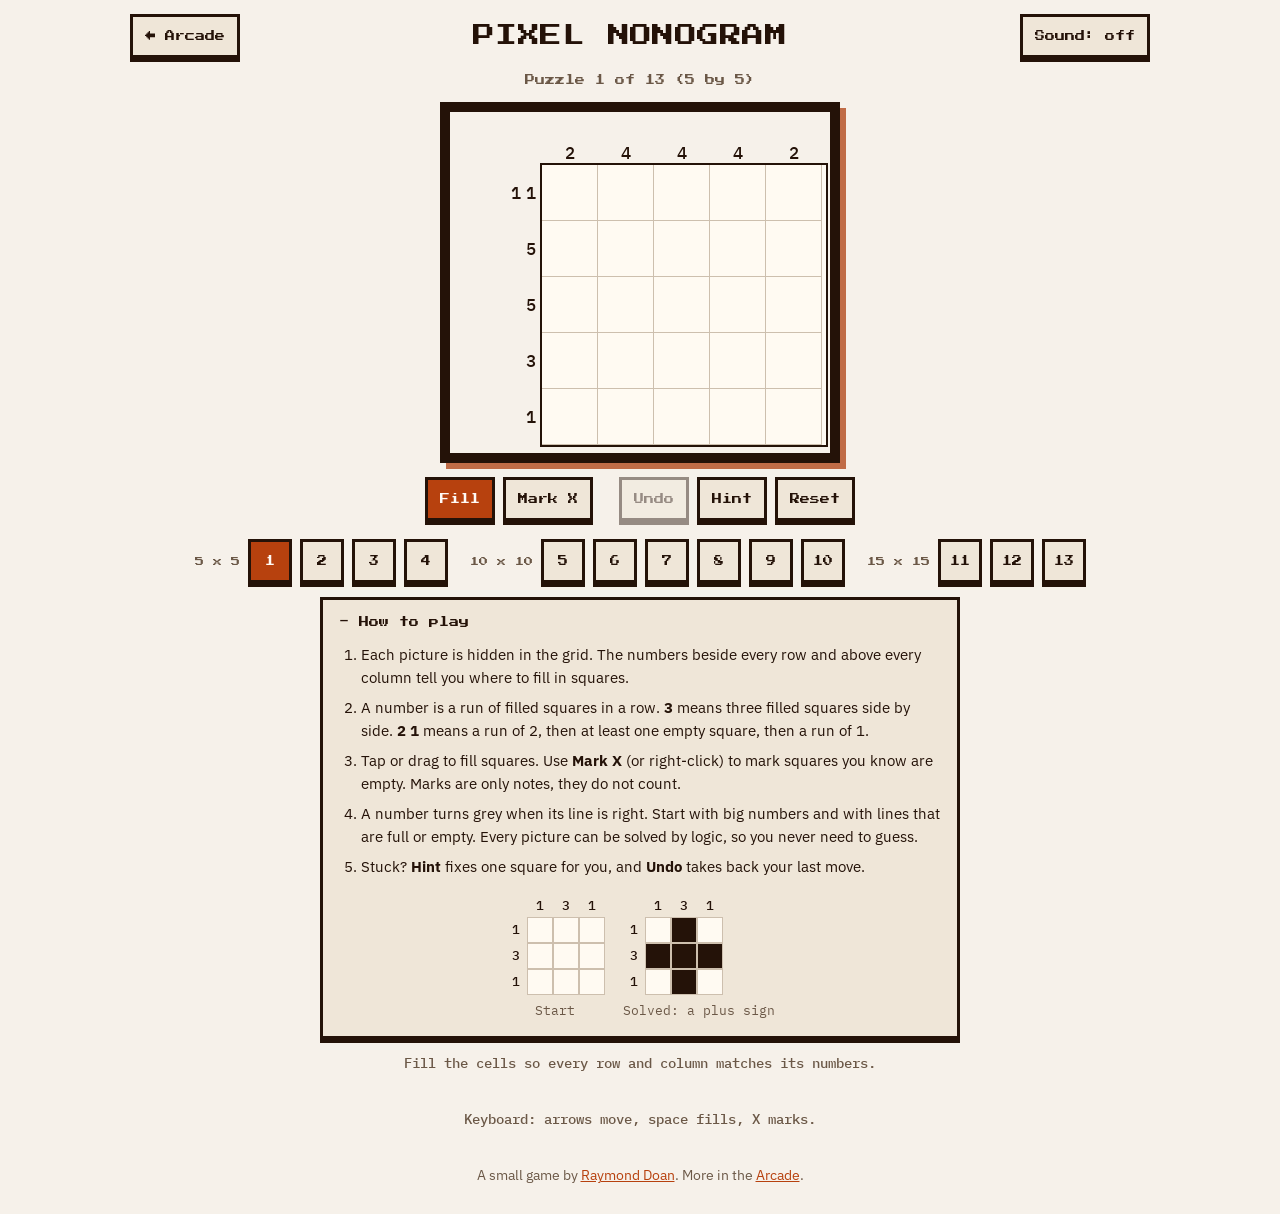
<file: nonogram.html>
<!doctype html>
<html lang="en">
<head>
<meta charset="utf-8">
<meta name="viewport" content="width=device-width, initial-scale=1, viewport-fit=cover">
<title>Pixel Nonogram | Raymond Doan</title>
<meta name="description" content="Pixel Nonogram: use the numbers to fill in a hidden pixel picture. 13 pictures, from 5x5 to 15x15, each one solvable by logic alone.">
<link rel="preconnect" href="https://fonts.googleapis.com">
<link rel="preconnect" href="https://fonts.gstatic.com" crossorigin>
<link rel="stylesheet" href="https://fonts.googleapis.com/css2?family=IBM+Plex+Mono:wght@400;500&family=IBM+Plex+Sans:wght@400;600&family=Press+Start+2P&display=swap">
<style>
:root {
  color-scheme: light;
  --cream: #f6f1ea;
  --sand: #efe6d8;
  --ink: #241208;
  --muted: #6b5847;
  --rust: #b7410e;
  --terra: #c06c47;
  --teal: #28616c;
  --on-accent: #fffaf6;
  --pixel: 'Press Start 2P', 'Courier New', monospace;
}
*, *::before, *::after { box-sizing: border-box; }
html, body { margin: 0; padding: 0; }
body {
  background: var(--cream);
  color: var(--ink);
  font-family: 'IBM Plex Sans', 'Segoe UI', system-ui, sans-serif;
  font-size: 16px;
  line-height: 1.5;
  -webkit-font-smoothing: antialiased;
  padding-top: env(safe-area-inset-top, 0px);
  padding-bottom: env(safe-area-inset-bottom, 0px);
}
.page {
  max-width: 1040px;
  margin: 0 auto;
  padding: 14px 10px 28px;
  display: flex;
  flex-direction: column;
  align-items: center;
  gap: 14px;
}
.bar {
  width: 100%;
  display: flex;
  align-items: center;
  justify-content: space-between;
  gap: 10px 14px;
  flex-wrap: wrap;
}
h1 {
  font: 400 clamp(13px, 3.4vw, 22px)/1.4 var(--pixel);
  margin: 0;
  flex: 1 1 auto;
  text-align: center;
  letter-spacing: 0.02em;
}
.pbtn {
  font: 400 10px/1 var(--pixel);
  color: var(--ink);
  background: var(--sand);
  border: 3px solid var(--ink);
  border-radius: 0;
  padding: 13px 12px;
  min-height: 44px;
  box-shadow: 0 4px 0 var(--ink);
  cursor: pointer;
  text-decoration: none;
  display: inline-flex;
  align-items: center;
  justify-content: center;
  white-space: nowrap;
  -webkit-tap-highlight-color: transparent;
}
[hidden] { display: none !important; }
.pbtn:hover { background: #fffaf2; }
.pbtn:active { transform: translateY(2px); box-shadow: 0 2px 0 var(--ink); }
.pbtn[disabled] { opacity: 0.45; cursor: default; box-shadow: 0 4px 0 var(--ink); transform: none; }
.pbtn[aria-pressed="true"] { background: var(--rust); color: var(--on-accent); }
.pbtn:focus-visible, canvas:focus-visible { outline: 3px solid var(--teal); outline-offset: 3px; }
.cabinet {
  background: var(--ink);
  padding: clamp(4px, 1.2vw, 10px);
  box-shadow: 6px 6px 0 var(--terra);
  line-height: 0;
  max-width: 100%;
}
canvas {
  display: block;
  image-rendering: crisp-edges;
  image-rendering: pixelated;
  touch-action: none;
  cursor: crosshair;
  user-select: none;
  -webkit-user-select: none;
}
.tools { display: flex; flex-wrap: wrap; justify-content: center; gap: 10px 8px; padding-bottom: 4px; }
.tools .gap { width: 10px; }
.hint {
  font: 500 14px/1.5 'IBM Plex Mono', 'Courier New', monospace;
  color: var(--muted);
  text-align: center;
  margin: 0;
  min-height: 3em;
  max-width: 60ch;
}
.foot { font-size: 14px; color: var(--muted); text-align: center; margin: 0; }
.foot a { color: var(--rust); }
noscript p { text-align: center; color: var(--muted); }
@media (max-width: 420px) {
  .pbtn { padding: 12px 9px; font-size: 9px; }
  .tools .gap { display: none; }
}
@media (prefers-reduced-motion: reduce) {
  .pbtn:active { transform: none; }
}

.cabinet { line-height: 1.2; background: var(--ink); }
.paper { background: var(--cream); padding: 8px; }
.nono { --cs: 24px; --lw: 60px; --th: 60px; --fs: 12px; --color: #c8452f;
  display: grid; grid-template-columns: var(--lw) calc(var(--m) * var(--cs)); grid-template-rows: var(--th) calc(var(--n) * var(--cs));
  font-family: 'IBM Plex Mono', 'Courier New', monospace; font-size: var(--fs); user-select: none; -webkit-user-select: none; }
.cluecols { display: grid; grid-template-columns: repeat(var(--m), var(--cs)); }
.cluerows { display: grid; grid-template-rows: repeat(var(--n), var(--cs)); }
.clue { color: var(--ink); font-weight: 500; display: flex; align-items: flex-end; justify-content: center; gap: 1px; padding: 2px; line-height: 1.1; }
.clue.col { flex-direction: column; align-items: center; justify-content: flex-end; }
.clue.row { flex-direction: row; align-items: center; justify-content: flex-end; gap: 5px; padding-right: 6px; }
.clue.col.r5 { border-right: 0; }
.clue.done { color: #a89a8a; text-decoration: line-through; }
.clue.hl { background: #f3dcc2; }
.cells { display: block; touch-action: none; border: 2px solid var(--ink); background: #fffaf2; width: calc(var(--m) * var(--cs) + 4px); box-sizing: content-box; margin: -2px; }
.crow { display: flex; }
.cell { width: var(--cs); height: var(--cs); flex: none; border-right: 1px solid #cdbfae; border-bottom: 1px solid #cdbfae; position: relative; cursor: pointer; }
.cell.r5 { border-right: 2px solid var(--ink); }
.cell.b5 { border-bottom: 2px solid var(--ink); }
.cell.f { background: var(--ink); }
.cell.x::before, .cell.x::after { content: ''; position: absolute; left: 20%; right: 20%; top: calc(50% - 1px); height: 2px; background: #b09c88; transform: rotate(45deg); }
.cell.x::after { transform: rotate(-45deg); }
.cell:focus-visible { outline: 3px solid var(--teal); outline-offset: -3px; z-index: 1; }
.solved .cell.f { background: var(--color); }
.solved .cell.win { animation: pop .25s steps(3); }
.solved .cell { cursor: default; }
@keyframes pop { 0% { transform: scale(.4); } 100% { transform: scale(1); } }
.picker { display: flex; flex-wrap: wrap; justify-content: center; gap: 10px 22px; }
.group { display: flex; align-items: center; gap: 8px; flex-wrap: wrap; justify-content: center; }
.glabel { font: 400 9px/1 var(--pixel); color: var(--muted); }
.pick { min-width: 44px; padding: 13px 8px; }
.pick.done::after { content: ' \2713'; }
.ptitle { font: 400 10px/1.6 var(--pixel); text-align: center; margin: 0; color: var(--muted); }
@media (prefers-reduced-motion: reduce) { .solved .cell.win { animation: none; } }

.how { width: 100%; max-width: 640px; background: var(--sand); border: 3px solid var(--ink); box-shadow: 0 4px 0 var(--ink); padding: 0 16px; }
.how summary { font: 400 10px/1.6 var(--pixel); padding: 14px 0; cursor: pointer; list-style: none; }
.how summary::-webkit-details-marker { display: none; }
.how summary::before { content: '+ '; }
.how[open] summary::before { content: '- '; }
.how summary:focus-visible { outline: 3px solid var(--teal); outline-offset: 2px; }
.how ol { margin: 0 0 12px; padding-left: 22px; font-size: 15px; }
.how li { margin: 0 0 8px; }
.how .ex { display: flex; flex-wrap: wrap; justify-content: center; gap: 18px; padding: 4px 0 16px; font-family: 'IBM Plex Mono', 'Courier New', monospace; font-size: 13px; text-align: center; }
.how .exg { display: grid; grid-template-columns: 22px repeat(3, 26px); grid-template-rows: 22px repeat(3, 26px); align-items: center; justify-items: center; }
.how .exg i { width: 26px; height: 26px; border: 1px solid #cdbfae; background: #fffaf2; display: block; }
.how .exg i.f { background: var(--ink); }
.how .exg b { font-weight: 500; }
.how .cap { display: block; margin-top: 6px; color: var(--muted); font-size: 13px; }
</style>
</head>
<body>
<div class="page">
  <header class="bar">
    <a class="pbtn" href="arcade.html">&larr; Arcade</a>
    <h1>PIXEL NONOGRAM</h1>
    <button class="pbtn" id="sound" type="button" aria-pressed="false">Sound: off</button>
  </header>

  <p class="ptitle" id="ptitle"></p>

  <div class="cabinet"><div class="paper"><div class="nono" id="board"></div></div></div>

  <div class="tools" role="toolbar" aria-label="Puzzle tools">
    <button class="pbtn" type="button" id="mode-fill" aria-pressed="true">Fill</button>
    <button class="pbtn" type="button" id="mode-mark" aria-pressed="false">Mark X</button>
    <span class="gap" aria-hidden="true"></span>
    <button class="pbtn" type="button" id="undo" disabled>Undo</button>
    <button class="pbtn" type="button" id="hint">Hint</button>
    <button class="pbtn" type="button" id="reset">Reset</button>
    <button class="pbtn" type="button" id="next" hidden>Next &rarr;</button>
  </div>

  <div class="picker" id="picker" role="group" aria-label="Choose a puzzle"></div>

  <details class="how" id="how">
    <summary>How to play</summary>
    <ol>
      <li>Each picture is hidden in the grid. The numbers beside every row and above every column tell you where to fill in squares.</li>
      <li>A number is a run of filled squares in a row. <b>3</b> means three filled squares side by side. <b>2 1</b> means a run of 2, then at least one empty square, then a run of 1.</li>
      <li>Tap or drag to fill squares. Use <b>Mark X</b> (or right-click) to mark squares you know are empty. Marks are only notes, they do not count.</li>
      <li>A number turns grey when its line is right. Start with big numbers and with lines that are full or empty. Every picture can be solved by logic, so you never need to guess.</li>
      <li>Stuck? <b>Hint</b> fixes one square for you, and <b>Undo</b> takes back your last move.</li>
    </ol>
    <div class="ex">
      <div><div class="exg"><span></span><b>1</b><b>3</b><b>1</b><b>1</b><i></i><i></i><i></i><b>3</b><i></i><i></i><i></i><b>1</b><i></i><i></i><i></i></div><span class="cap">Start</span></div>
      <div><div class="exg"><span></span><b>1</b><b>3</b><b>1</b><b>1</b><i></i><i class="f"></i><i></i><b>3</b><i class="f"></i><i class="f"></i><i class="f"></i><b>1</b><i></i><i class="f"></i><i></i></div><span class="cap">Solved: a plus sign</span></div>
    </div>
  </details>

  <p class="hint" id="status" aria-live="polite"></p>
  <p class="hint">Keyboard: arrows move, space fills, X marks.</p>
  <p class="foot">A small game by <a href="index.html">Raymond Doan</a>. More in the <a href="arcade.html">Arcade</a>.</p>
  <noscript><p>This game needs JavaScript. Turn it on and reload the page.</p></noscript>
</div>

<script>
(function () {
  'use strict';

  var STORE_KEY = 'rd-nonogram-v1';
  /* Every picture below has exactly one solution that can be found by logic alone (checked by a solver
     before it was added), so nobody ever needs to guess. '#' is a filled cell. */
  var PUZZLES = [
    { id: 'heart', name: 'Heart', color: '#c8452f', rows: ['.#.#.', '#####', '#####', '.###.', '..#..'] },
    { id: 'tree', name: 'Tree', color: '#3f8a6a', rows: ['..#..', '.###.', '#####', '..#..', '..#..'] },
    { id: 'moon', name: 'Moon', color: '#d9a441', rows: ['.###.', '##...', '##...', '##...', '.###.'] },
    { id: 'pumpkin', name: 'Pumpkin', color: '#e8782a', rows: ['.###.', '#.#.#', '#####', '#...#', '.###.'] },
    { id: 'cat', name: 'Cat', color: '#5a4a42', rows: ['#........#', '##......##', '###....###', '##########', '##########', '#.##..##.#', '##########', '####..####', '.########.', '..######..'] },
    { id: 'house', name: 'House', color: '#b7410e', rows: ['....##....', '...####...', '..######..', '.########.', '##########', '##########', '###.##.###', '###.##.###', '###.##.###', '##########'] },
    { id: 'fish', name: 'Fish', color: '#28616c', rows: ['..........', '....##....', '..######.#', '########.#', '###.####..', '########.#', '..######.#', '....##....', '..........', '..........'] },
    { id: 'mushroom', name: 'Mushroom', color: '#c8452f', rows: ['...####...', '..######..', '.##.##.##.', '##########', '##.####.##', '##########', '....##....', '....##....', '...####...', '..######..'] },
    { id: 'sun', name: 'Sun', color: '#e8a22a', rows: ['....##....', '#..####..#', '.#####.##.', '..######..', '###.##.###', '##########', '..######..', '.########.', '#..####..#', '...##...##'] },
    { id: 'rocket', name: 'Rocket', color: '#4a6fa5', rows: ['....##....', '...####...', '..######..', '..##.###..', '..######..', '..######..', '.####.###.', '##.####.##', '#..####..#', '...#.##...'] },
    { id: 'pagoda', name: 'Pagoda', color: '#8a3b2a', rows: ['......#........', '.....###.......', '....#####......', '..#########....', '....#####......', '...#######.....', '.#############.', '....#######....', '...#########...', '..###########..', '.#############.', '.##.###.###.##.', '..#.#.#.#.#.#..', '.###########.#.', '###############'] },
    { id: 'koi', name: 'Koi', color: '#e8742a', rows: ['...............', '...............', '......###......', '.....###......#', '...######....##', '.##########.###', '.##.###########', '#########.#####', '.##############', '.##########.###', '...######....##', '.....##.......#', '.......#.......', '...............', '...............'] },
    { id: 'fuji', name: 'Fuji', color: '#4a6a9a', rows: ['.##............', '####...........', '####...........', '.##....#.......', '......###......', '.......#.......', '...............', '.....#####.....', '....#######....', '...#########...', '...#########...', '..###########..', '..###########..', '.#############.', '###############'] }
  ];


  var boardEl = document.getElementById('board');
  var pickerEl = document.getElementById('picker');
  var statusEl = document.getElementById('status');
  var titleEl = document.getElementById('ptitle');
  var fillBtn = document.getElementById('mode-fill');
  var markBtn = document.getElementById('mode-mark');
  var hintBtn = document.getElementById('hint');
  var undoBtn = document.getElementById('undo');
  var resetBtn = document.getElementById('reset');
  var nextBtn = document.getElementById('next');
  var soundBtn = document.getElementById('sound');

  var reduceMotion = false;
  try { reduceMotion = !!(window.matchMedia && window.matchMedia('(prefers-reduced-motion: reduce)').matches); } catch (e) {}

  /* ---------- small helpers ---------- */
  function el(tag, cls, text) {
    var n = document.createElement(tag);
    if (cls) n.className = cls;
    if (text !== undefined && text !== null) n.textContent = text;
    return n;
  }
  function clamp(v, a, b) { return v < a ? a : v > b ? b : v; }
  function runsOf(line) {
    var r = [], c = 0;
    for (var i = 0; i < line.length; i++) {
      if (line[i] === 1) c++;
      else if (c) { r.push(c); c = 0; }
    }
    if (c) r.push(c);
    return r.length ? r : [0];
  }
  function same(a, b) {
    if (a.length !== b.length) return false;
    for (var i = 0; i < a.length; i++) if (a[i] !== b[i]) return false;
    return true;
  }

  /* ---------- saved progress ---------- */
  var save = { solved: {}, cur: PUZZLES[0].id, grids: {} };
  try {
    var raw = JSON.parse(localStorage.getItem(STORE_KEY) || 'null');
    if (raw && typeof raw === 'object') {
      if (raw.solved && typeof raw.solved === 'object') save.solved = raw.solved;
      if (typeof raw.cur === 'string') save.cur = raw.cur;
      if (raw.grids && typeof raw.grids === 'object') save.grids = raw.grids;
    }
  } catch (e) {}
  function persist() { try { localStorage.setItem(STORE_KEY, JSON.stringify(save)); } catch (e) {} }

  /* ---------- the puzzle in play ---------- */
  var P = null, N = 0, M = 0, grid = null, sol = null, rowClues = [], colClues = [], cells = [];
  var rowClueEls = [], colClueEls = [];
  var mode = 'fill';
  var solved = false;
  var undoStack = [];
  var cursor = { r: 0, c: 0 };
  var hl = { r: -1, c: -1 };

  function find(id) { for (var i = 0; i < PUZZLES.length; i++) if (PUZZLES[i].id === id) return i; return 0; }

  function loadPuzzle(index) {
    P = PUZZLES[index];
    save.cur = P.id;
    N = P.rows.length; M = P.rows[0].length;
    sol = [];
    for (var y = 0; y < N; y++) { var row = []; for (var x = 0; x < M; x++) row.push(P.rows[y].charAt(x) === '#' ? 1 : 0); sol.push(row); }
    rowClues = sol.map(runsOf);
    colClues = [];
    for (var cx = 0; cx < M; cx++) { var col = []; for (var cy = 0; cy < N; cy++) col.push(sol[cy][cx]); colClues.push(runsOf(col)); }
    grid = new Uint8Array(N * M);
    var s = save.grids[P.id];
    if (typeof s === 'string' && s.length === N * M) for (var i = 0; i < s.length; i++) grid[i] = clamp(+s.charAt(i) || 0, 0, 2);
    solved = !!save.solved[P.id];
    if (solved) for (var k = 0; k < grid.length; k++) grid[k] = sol[Math.floor(k / M)][k % M] ? 1 : 0;
    undoStack = [];
    undoBtn.disabled = true;
    cursor = { r: 0, c: 0 };
    build();
    refresh(false);
    renderPicker();
    var size = N + ' by ' + M;
    titleEl.textContent = 'Puzzle ' + (index + 1) + ' of ' + PUZZLES.length + ' (' + size + ')';
    statusEl.textContent = solved ? 'Solved! It is a ' + P.name.toLowerCase() + '.' : 'Fill the cells so every row and column matches its numbers.';
    nextBtn.hidden = !solved || index >= PUZZLES.length - 1;
  }

  /* ---------- building the board ---------- */
  function build() {
    while (boardEl.firstChild) boardEl.removeChild(boardEl.firstChild);
    cells = []; rowClueEls = []; colClueEls = [];
    var corner = el('div', 'corner');
    var colWrap = el('div', 'cluecols');
    var rowWrap = el('div', 'cluerows');
    var cellWrap = el('div', 'cells');
    cellWrap.setAttribute('role', 'grid');
    cellWrap.setAttribute('aria-label', 'Puzzle board, ' + N + ' rows by ' + M + ' columns');
    var x, y;
    for (x = 0; x < M; x++) {
      var cc = el('div', 'clue col' + ((x + 1) % 5 === 0 && x < M - 1 ? ' r5' : ''));
      colClues[x].forEach(function (n) { cc.appendChild(el('span', null, String(n))); });
      colWrap.appendChild(cc); colClueEls.push(cc);
    }
    for (y = 0; y < N; y++) {
      var rc = el('div', 'clue row' + ((y + 1) % 5 === 0 && y < N - 1 ? ' b5' : ''));
      rowClues[y].forEach(function (n) { rc.appendChild(el('span', null, String(n))); });
      rowWrap.appendChild(rc); rowClueEls.push(rc);
    }
    for (y = 0; y < N; y++) {
      var rowEl = el('div', 'crow');
      rowEl.setAttribute('role', 'row');
      for (x = 0; x < M; x++) {
        var c = el('div', 'cell' + ((x + 1) % 5 === 0 && x < M - 1 ? ' r5' : '') + ((y + 1) % 5 === 0 && y < N - 1 ? ' b5' : ''));
        c.setAttribute('role', 'gridcell');
        c.setAttribute('tabindex', '-1');
        c.setAttribute('data-r', String(y));
        c.setAttribute('data-c', String(x));
        rowEl.appendChild(c); cells.push(c);
      }
      cellWrap.appendChild(rowEl);
    }
    boardEl.appendChild(corner); boardEl.appendChild(colWrap); boardEl.appendChild(rowWrap); boardEl.appendChild(cellWrap);
    boardEl.style.setProperty('--color', P.color);
    wire(cellWrap);
    sizeBoard();
  }

  var maxRow = 1, maxCol = 1;
  function sizeBoard() {
    if (!P) return;
    maxRow = 1; maxCol = 1;
    rowClues.forEach(function (r) { if (r.length > maxRow) maxRow = r.length; });
    colClues.forEach(function (r) { if (r.length > maxCol) maxCol = r.length; });
    var page = document.querySelector('.page');
    var avail = Math.min(900, page.clientWidth - 24 - 2 * Math.max(4, Math.min(10, window.innerWidth * 0.012))) - 12;
    var byW = Math.floor(avail / (M + maxRow * 0.7));
    var byH = Math.floor((window.innerHeight - 290) / (N + maxCol * 0.7));
    var cap = M <= 5 ? 56 : M <= 10 ? 40 : 30;
    var cs = clamp(Math.min(byW, Math.max(16, byH), cap), 14, cap);
    boardEl.style.setProperty('--cs', cs + 'px');
    boardEl.style.setProperty('--n', String(N));
    boardEl.style.setProperty('--m', String(M));
    boardEl.style.setProperty('--lw', Math.round(maxRow * cs * 0.7 + 6) + 'px');
    boardEl.style.setProperty('--th', Math.round(maxCol * cs * 0.7 + 6) + 'px');
    boardEl.style.setProperty('--fs', clamp(Math.round(cs * 0.52), 9, 17) + 'px');
  }
  window.addEventListener('resize', sizeBoard);
  window.addEventListener('orientationchange', sizeBoard);

  /* ---------- showing the state ---------- */
  var CELL_NAMES = ['empty', 'filled', 'marked as empty'];
  function paintCell(i) {
    var v = grid[i], c = cells[i];
    var cls = c.className.replace(/ ?\b(f|x|win)\b/g, '');
    if (v === 1) cls += ' f';
    else if (v === 2) cls += ' x';
    c.className = cls;
    c.setAttribute('aria-label', 'Row ' + (Math.floor(i / M) + 1) + ', column ' + (i % M + 1) + ', ' + CELL_NAMES[v]);
  }
  function lineDone() {
    var r, c, line, i;
    for (r = 0; r < N; r++) {
      line = []; for (c = 0; c < M; c++) line.push(grid[r * M + c]);
      rowClueEls[r].className = rowClueEls[r].className.replace(' done', '') + (rowClues[r][0] > 0 && same(runsOf(line), rowClues[r]) ? ' done' : '');
    }
    for (c = 0; c < M; c++) {
      line = []; for (r = 0; r < N; r++) line.push(grid[r * M + c]);
      colClueEls[c].className = colClueEls[c].className.replace(' done', '') + (colClues[c][0] > 0 && same(runsOf(line), colClues[c]) ? ' done' : '');
    }
  }
  function isSolved() {
    for (var i = 0; i < grid.length; i++) {
      var want = sol[Math.floor(i / M)][i % M];
      if ((grid[i] === 1 ? 1 : 0) !== want) return false;
    }
    return true;
  }
  function refresh(check) {
    for (var i = 0; i < cells.length; i++) paintCell(i);
    lineDone();
    setRoving();
    if (solved) boardEl.className = 'nono solved'; else boardEl.className = 'nono';
    if (check && !solved && isSolved()) win();
  }
  function setRoving() {
    for (var i = 0; i < cells.length; i++) cells[i].setAttribute('tabindex', i === cursor.r * M + cursor.c ? '0' : '-1');
  }
  function setHl(r, c) {
    if (hl.r === r && hl.c === c) return;
    if (hl.r >= 0 && rowClueEls[hl.r]) rowClueEls[hl.r].className = rowClueEls[hl.r].className.replace(' hl', '');
    if (hl.c >= 0 && colClueEls[hl.c]) colClueEls[hl.c].className = colClueEls[hl.c].className.replace(' hl', '');
    hl = { r: r, c: c };
    if (r >= 0 && rowClueEls[r]) rowClueEls[r].className += ' hl';
    if (c >= 0 && colClueEls[c]) colClueEls[c].className += ' hl';
  }

  function remember() { save.grids[P.id] = Array.prototype.join.call(grid, ''); persist(); }
  function snap() {
    undoStack.push(new Uint8Array(grid));
    if (undoStack.length > 60) undoStack.shift();
    undoBtn.disabled = false;
  }

  function win() {
    solved = true;
    save.solved[P.id] = 1;
    save.grids[P.id] = Array.prototype.join.call(grid, '');
    persist();
    for (var i = 0; i < grid.length; i++) if (grid[i] === 2) grid[i] = 0;
    refresh(false);
    var order = [];
    for (var k = 0; k < cells.length; k++) if (grid[k] === 1) order.push(k);
    order.forEach(function (idx, n) {
      if (reduceMotion) cells[idx].className += ' win';
      else setTimeout(function () { cells[idx].className += ' win'; }, n * 12);
    });
    var idxNow = find(P.id);
    statusEl.textContent = 'Solved! It is a ' + P.name.toLowerCase() + '.';
    nextBtn.hidden = idxNow >= PUZZLES.length - 1;
    renderPicker();
    sfx.win();
    if (!nextBtn.hidden) { try { nextBtn.focus({ preventScroll: true }); } catch (e) {} }
  }

  /* ---------- painting by pointer and keyboard ---------- */
  var painting = false, startVal = 0, paintVal = 0, lastIdx = -1;
  function targetFor(btn) { return btn === 2 || mode === 'mark' ? 2 : 1; }
  function applyAt(i) {
    if (solved || i < 0 || i === lastIdx && false) return;
    if (grid[i] !== startVal) return;
    if (grid[i] === paintVal) return;
    grid[i] = paintVal;
    paintCell(i);
  }
  function cellFromPoint(x, y) {
    var t = document.elementFromPoint(x, y);
    if (!t) return -1;
    var c = t.closest ? t.closest('.cell') : null;
    if (!c || !boardEl.contains(c)) return -1;
    return (+c.getAttribute('data-r')) * M + (+c.getAttribute('data-c'));
  }
  function wire(cellWrap) {
    cellWrap.addEventListener('pointerdown', function (e) {
      if (solved) return;
      if (e.button !== undefined && e.button > 1) { if (e.button !== 2) return; }
      var i = cellFromPoint(e.clientX, e.clientY);
      if (i < 0) return;
      e.preventDefault();
      try { cellWrap.setPointerCapture(e.pointerId); } catch (err) {}
      var t = targetFor(e.button);
      snap();
      startVal = grid[i];
      paintVal = startVal === t ? 0 : t;
      painting = true;
      cursor = { r: Math.floor(i / M), c: i % M };
      applyAt(i);
      lineDone(); setRoving();
      sfx.tick();
    });
    cellWrap.addEventListener('pointermove', function (e) {
      var i = cellFromPoint(e.clientX, e.clientY);
      if (i >= 0) setHl(Math.floor(i / M), i % M);
      if (!painting || i < 0 || i === lastIdx) return;
      lastIdx = i;
      e.preventDefault();
      applyAt(i);
      lineDone();
    });
    function stop() {
      if (!painting) return;
      painting = false; lastIdx = -1;
      remember();
      refresh(true);
    }
    cellWrap.addEventListener('pointerup', stop);
    cellWrap.addEventListener('pointercancel', stop);
    cellWrap.addEventListener('pointerleave', function () { setHl(-1, -1); });
    cellWrap.addEventListener('contextmenu', function (e) { e.preventDefault(); });
    cellWrap.addEventListener('focusin', function (e) {
      var c = e.target.closest ? e.target.closest('.cell') : null;
      if (c) { cursor = { r: +c.getAttribute('data-r'), c: +c.getAttribute('data-c') }; setHl(cursor.r, cursor.c); }
    });
    cellWrap.addEventListener('keydown', function (e) {
      if (e.ctrlKey || e.metaKey || e.altKey) return;
      var r = cursor.r, c = cursor.c, handled = true;
      if (e.key === 'ArrowLeft') c = Math.max(0, c - 1);
      else if (e.key === 'ArrowRight') c = Math.min(M - 1, c + 1);
      else if (e.key === 'ArrowUp') r = Math.max(0, r - 1);
      else if (e.key === 'ArrowDown') r = Math.min(N - 1, r + 1);
      else if (e.key === ' ' || e.key === 'Enter' || e.key === 'x' || e.key === 'X' || e.key === 'm' || e.key === 'M' || e.key === 'Backspace' || e.key === 'Delete') {
        if (!solved) {
          var i = r * M + c, t = (e.key === 'x' || e.key === 'X' || e.key === 'm' || e.key === 'M') ? 2 : e.key === 'Backspace' || e.key === 'Delete' ? 0 : (mode === 'mark' ? 2 : 1);
          snap();
          grid[i] = t === 0 ? 0 : grid[i] === t ? 0 : t;
          paintCell(i); lineDone(); remember(); sfx.tick();
          refresh(true);
        }
      } else handled = false;
      if (!handled) return;
      e.preventDefault();
      cursor = { r: r, c: c };
      setRoving();
      cells[r * M + c].focus();
      setHl(r, c);
    });
  }

  /* ---------- buttons ---------- */
  function setMode(m) {
    mode = m;
    fillBtn.setAttribute('aria-pressed', m === 'fill' ? 'true' : 'false');
    markBtn.setAttribute('aria-pressed', m === 'mark' ? 'true' : 'false');
  }
  fillBtn.addEventListener('click', function () { setMode('fill'); });
  markBtn.addEventListener('click', function () { setMode('mark'); });
  undoBtn.addEventListener('click', function () {
    if (solved) return;
    var u = undoStack.pop();
    if (!u) return;
    grid.set(u);
    undoBtn.disabled = undoStack.length === 0;
    remember(); refresh(false);
  });
  hintBtn.addEventListener('click', function () {
    if (solved) return;
    var wrong = [], missing = [], i;
    for (i = 0; i < grid.length; i++) {
      var want = sol[Math.floor(i / M)][i % M];
      if (grid[i] === 1 && !want) wrong.push(i);
      else if (grid[i] !== 1 && want) missing.push(i);
    }
    var pool = wrong.length ? wrong : missing;
    if (!pool.length) return;
    var pick = pool[Math.floor(Math.random() * pool.length)];
    snap();
    grid[pick] = wrong.length ? 0 : 1;
    cursor = { r: Math.floor(pick / M), c: pick % M };
    remember(); refresh(true);
    statusEl.textContent = wrong.length ? 'Hint: one filled cell was wrong, so it is cleared.' : 'Hint: one correct cell is filled in.';
    sfx.tick();
  });
  var resetTimer = 0;
  resetBtn.addEventListener('click', function () {
    if (resetBtn.getAttribute('data-sure') === '1') {
      clearTimeout(resetTimer);
      resetBtn.removeAttribute('data-sure');
      resetBtn.textContent = 'Reset';
      save.solved[P.id] = 0; delete save.solved[P.id];
      delete save.grids[P.id];
      persist();
      loadPuzzle(find(P.id));
      return;
    }
    resetBtn.setAttribute('data-sure', '1');
    resetBtn.textContent = 'Sure?';
    resetTimer = setTimeout(function () { resetBtn.removeAttribute('data-sure'); resetBtn.textContent = 'Reset'; }, 2600);
  });
  nextBtn.addEventListener('click', function () {
    var i = find(P.id);
    if (i < PUZZLES.length - 1) { loadPuzzle(i + 1); try { cells[0].focus({ preventScroll: true }); } catch (e) {} }
  });

  function renderPicker() {
    while (pickerEl.firstChild) pickerEl.removeChild(pickerEl.firstChild);
    var sizes = [], groups = {};
    PUZZLES.forEach(function (p, i) {
      var s = p.rows.length;
      if (!groups[s]) { groups[s] = el('div', 'group'); groups[s].appendChild(el('span', 'glabel', s + ' x ' + s)); sizes.push(s); }
      var b = el('button', 'pbtn pick' + (save.solved[p.id] ? ' done' : ''), String(i + 1));
      b.type = 'button';
      b.setAttribute('aria-label', 'Puzzle ' + (i + 1) + ', ' + p.name + ', ' + s + ' by ' + s + (save.solved[p.id] ? ', solved' : ''));
      b.setAttribute('aria-pressed', p.id === P.id ? 'true' : 'false');
      if (save.solved[p.id]) b.setAttribute('title', p.name);
      b.addEventListener('click', function () { loadPuzzle(i); });
      groups[s].appendChild(b);
    });
    sizes.forEach(function (s) { pickerEl.appendChild(groups[s]); });
  }

  /* ---------- sound (off until asked) ---------- */
  var audio = { ctx: null, master: null, on: false };
  function blip(freq, start, dur, type, vol) {
    var c = audio.ctx, t = c.currentTime + start;
    var o = c.createOscillator(), g = c.createGain();
    o.type = type; o.frequency.setValueAtTime(freq, t);
    g.gain.setValueAtTime(0.0001, t);
    g.gain.exponentialRampToValueAtTime(vol, t + 0.01);
    g.gain.exponentialRampToValueAtTime(0.0001, t + dur);
    o.connect(g); g.connect(audio.master);
    o.start(t); o.stop(t + dur + 0.05);
  }
  var sfx = {
    tick: function () { if (audio.on) blip(520 + Math.random() * 80, 0, 0.05, 'square', 0.03); },
    win: function () { if (audio.on) { blip(523, 0, 0.12, 'square', 0.05); blip(659, 0.12, 0.12, 'square', 0.05); blip(784, 0.24, 0.12, 'square', 0.05); blip(1047, 0.36, 0.34, 'square', 0.05); } }
  };
  soundBtn.addEventListener('click', function () {
    if (!audio.on) {
      var AC = window.AudioContext || window.webkitAudioContext;
      if (!AC) { soundBtn.textContent = 'No sound here'; return; }
      try {
        if (!audio.ctx) { audio.ctx = new AC(); audio.master = audio.ctx.createGain(); audio.master.gain.value = 0.7; audio.master.connect(audio.ctx.destination); }
        if (audio.ctx.resume) audio.ctx.resume();
      } catch (e) { soundBtn.textContent = 'No sound here'; return; }
      audio.on = true;
      soundBtn.textContent = 'Sound: on';
      soundBtn.setAttribute('aria-pressed', 'true');
      sfx.tick();
    } else {
      audio.on = false;
      soundBtn.textContent = 'Sound: off';
      soundBtn.setAttribute('aria-pressed', 'false');
    }
  });

  /* ---------- how to play: open for new players ---------- */
  var how = document.getElementById('how');
  if (Object.keys(save.solved).length === 0 && how) how.open = true;

  /* ---------- go ---------- */
  loadPuzzle(find(save.cur));
  window.__nono = {
    puzzles: function () { return PUZZLES.length; },
    solution: function () { return sol.map(function (r) { return r.join(''); }); },
    solved: function () { return solved; },
    current: function () { return P.id; }
  };
})();
</script>
</body>
</html>
</file>
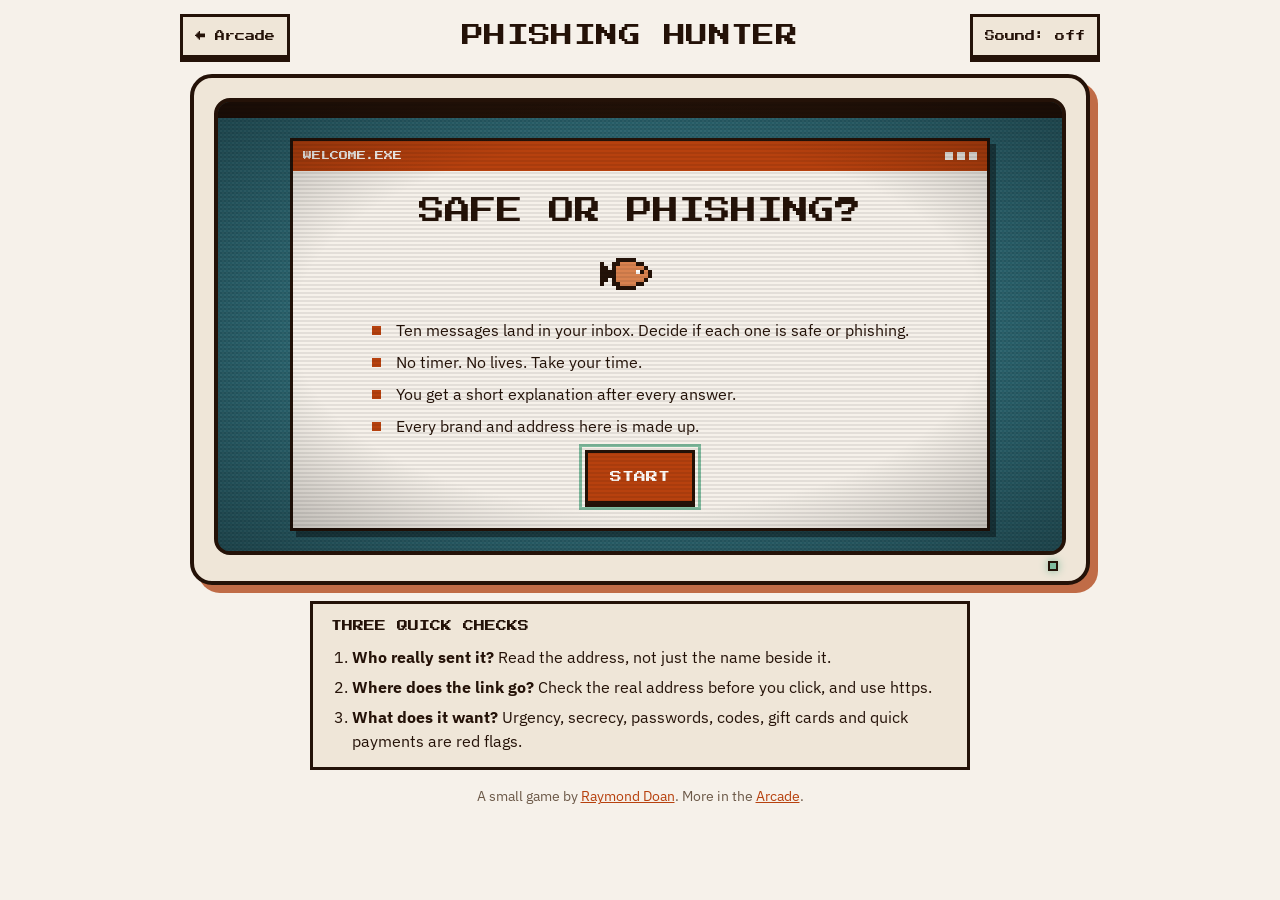
<file: phishing-hunter.html>
<!doctype html>
<html lang="en">
<head>
<meta charset="utf-8">
<meta name="viewport" content="width=device-width, initial-scale=1, viewport-fit=cover">
<title>Phishing Hunter | Raymond Doan</title>
<meta name="description" content="A relaxed retro game: ten messages, safe or phishing? A short explanation after every answer. No timer, no lives.">
<link rel="preconnect" href="https://fonts.googleapis.com">
<link rel="preconnect" href="https://fonts.gstatic.com" crossorigin>
<link rel="stylesheet" href="https://fonts.googleapis.com/css2?family=IBM+Plex+Mono:wght@400;500&family=IBM+Plex+Sans:wght@400;600&family=Press+Start+2P&display=swap">
<style>
:root {
  color-scheme: light;
  --cream: #f6f1ea;
  --sand: #efe6d8;
  --ink: #241208;
  --muted: #6b5847;
  --rust: #b7410e;
  --terra: #c06c47;
  --teal: #28616c;
  --teal-dark: #1d4750;
  --neptune: #7fbb9e;
  --on-accent: #fffaf6;
  --pixel: 'Press Start 2P', 'Courier New', monospace;
  --mono: 'IBM Plex Mono', 'Courier New', monospace;
}
*, *::before, *::after { box-sizing: border-box; }
html, body { margin: 0; padding: 0; }
body {
  background: var(--cream);
  color: var(--ink);
  font-family: 'IBM Plex Sans', 'Segoe UI', system-ui, sans-serif;
  font-size: 16px;
  line-height: 1.5;
  -webkit-font-smoothing: antialiased;
  padding-top: env(safe-area-inset-top, 0px);
  padding-bottom: env(safe-area-inset-bottom, 0px);
}
.page {
  max-width: 940px;
  margin: 0 auto;
  padding: 14px 10px 32px;
  display: flex;
  flex-direction: column;
  align-items: center;
  gap: 16px;
}
.bar { width: 100%; display: flex; align-items: center; justify-content: space-between; gap: 10px 14px; flex-wrap: wrap; }
h1 { font: 400 clamp(13px, 3.4vw, 22px)/1.4 var(--pixel); margin: 0; flex: 1 1 auto; text-align: center; letter-spacing: 0.02em; }
.pbtn {
  font: 400 10px/1 var(--pixel);
  color: var(--ink);
  background: var(--sand);
  border: 3px solid var(--ink);
  border-radius: 0;
  padding: 13px 12px;
  min-height: 44px;
  box-shadow: 0 4px 0 var(--ink);
  cursor: pointer;
  text-decoration: none;
  display: inline-flex;
  align-items: center;
  justify-content: center;
  text-align: center;
  -webkit-tap-highlight-color: transparent;
}
.pbtn:hover { background: #fffaf2; }
.pbtn:active { transform: translateY(2px); box-shadow: 0 2px 0 var(--ink); }
.pbtn:focus-visible { outline: 3px solid var(--neptune); outline-offset: 3px; }
.pbtn[disabled] { opacity: 0.45; cursor: default; transform: none; box-shadow: 0 4px 0 var(--ink); }
.pbtn[aria-pressed="true"] { background: var(--rust); color: var(--on-accent); }
.pbtn.big { font-size: 12px; min-height: 54px; padding: 16px 22px; }
.pbtn.safe { background: var(--teal); color: var(--on-accent); }
.pbtn.fish { background: var(--rust); color: var(--on-accent); }
.pbtn.safe:hover { background: #2f7480; }
.pbtn.fish:hover { background: #c94c16; }

.monitor {
  width: 100%;
  max-width: 900px;
  background: var(--sand);
  border: 4px solid var(--ink);
  border-radius: 22px;
  padding: clamp(8px, 2.4vw, 20px) clamp(8px, 2.4vw, 20px) clamp(14px, 3vw, 26px);
  box-shadow: 8px 8px 0 var(--terra);
  position: relative;
}
.monitor::after {
  content: "";
  position: absolute;
  right: clamp(14px, 3vw, 28px);
  bottom: clamp(4px, 1.2vw, 10px);
  width: 10px; height: 10px;
  background: var(--neptune);
  border: 2px solid var(--ink);
  box-shadow: 0 0 8px var(--neptune);
}
.screen {
  position: relative;
  background: var(--teal-dark);
  border: 4px solid var(--ink);
  border-radius: 16px;
  overflow: hidden;
  box-shadow: inset 0 0 40px rgba(0, 0, 0, 0.5);
}
.screen::after {
  content: "";
  position: absolute;
  inset: 0;
  pointer-events: none;
  background:
    repeating-linear-gradient(to bottom, rgba(0, 0, 0, 0) 0 2px, rgba(0, 0, 0, 0.08) 2px 4px),
    radial-gradient(ellipse at center, rgba(0, 0, 0, 0) 58%, rgba(0, 0, 0, 0.32) 100%);
}
.menubar {
  display: flex;
  flex-wrap: wrap;
  gap: 6px 18px;
  justify-content: space-between;
  align-items: center;
  background: var(--ink);
  color: var(--cream);
  font: 400 9px/1.6 var(--pixel);
  padding: 8px 12px;
}
.menubar b { font-weight: 400; color: var(--neptune); }
.desk {
  min-height: 430px;
  padding: clamp(10px, 2.6vw, 20px);
  background-color: var(--teal);
  background-image:
    linear-gradient(45deg, rgba(255, 255, 255, 0.05) 25%, transparent 25%, transparent 75%, rgba(255, 255, 255, 0.05) 75%),
    linear-gradient(45deg, rgba(255, 255, 255, 0.05) 25%, transparent 25%, transparent 75%, rgba(255, 255, 255, 0.05) 75%);
  background-size: 4px 4px;
  background-position: 0 0, 2px 2px;
  display: flex;
  flex-direction: column;
  gap: 14px;
}
.win {
  background: var(--cream);
  border: 3px solid var(--ink);
  box-shadow: 6px 6px 0 rgba(0, 0, 0, 0.4);
  width: 100%;
  max-width: 700px;
  margin: 0 auto;
}
.win-title {
  background: var(--rust);
  color: var(--on-accent);
  font: 400 9px/1.6 var(--pixel);
  padding: 8px 10px;
  display: flex;
  justify-content: space-between;
  align-items: center;
  gap: 10px;
}
.win-title .dots { display: inline-flex; gap: 4px; }
.win-title .dots i { width: 8px; height: 8px; background: var(--cream); display: block; }
.win-body { padding: 14px 16px 16px; }
.field { font: 400 14px/1.5 var(--mono); margin: 0 0 4px; max-width: none; overflow-wrap: anywhere; }
.field .k { color: var(--muted); display: inline-block; min-width: 6em; }
.field.subject { font-weight: 500; }
.rule { border: 0; border-top: 2px dashed rgba(36, 18, 8, 0.3); margin: 10px 0 12px; }
.msg p { margin: 0 0 0.8em; font-size: 15.5px; max-width: none; }
.msg p:last-child { margin-bottom: 0; }
.msg .bubble { background: #e4eadf; border: 2px solid var(--ink); padding: 10px 12px; max-width: 34em; }
.linkbtn {
  display: inline-block;
  font: 600 14px/1.3 'IBM Plex Sans', sans-serif;
  color: var(--on-accent);
  background: var(--teal);
  padding: 8px 14px;
  border: 2px solid var(--ink);
  margin: 2px 0 0;
}
.status { margin-top: 12px; padding: 6px 8px; background: var(--ink); color: var(--cream); font: 400 12.5px/1.5 var(--mono); overflow-wrap: anywhere; }
.status .k { color: var(--neptune); }
.attach { margin-top: 12px; font: 400 13px/1.5 var(--mono); border: 2px solid var(--ink); display: inline-block; padding: 6px 10px; background: #fff; overflow-wrap: anywhere; }
.flag { background: #ffd9c7; outline: 2px solid var(--rust); outline-offset: 1px; }
.actions { display: flex; gap: 14px; justify-content: center; flex-wrap: wrap; }
.actions .pbtn { flex: 1 1 200px; max-width: 280px; }
.result .win-title { background: var(--teal); }
.result.bad .win-title { background: var(--ink); }
.verdict { font: 400 13px/1.6 var(--pixel); margin: 0 0 10px; display: flex; align-items: center; gap: 14px; flex-wrap: wrap; }
.verdict canvas { image-rendering: crisp-edges; image-rendering: pixelated; width: 96px; height: 56px; flex: none; }
.was { font: 500 14px/1.5 var(--mono); margin: 0 0 8px; }
.why { margin: 0 0 10px; font-size: 15.5px; max-width: none; }
.clues { margin: 0 0 14px; padding: 0; list-style: none; display: grid; gap: 6px; }
.clues li { position: relative; padding-left: 1.5em; font-size: 15px; }
.clues li::before { content: ""; position: absolute; left: 0; top: 0.5em; width: 0.6em; height: 0.6em; background: var(--rust); }
.clues.good li::before { background: var(--teal); }
.center { text-align: center; }
.center .win-body { display: flex; flex-direction: column; align-items: center; gap: 12px; padding: 22px 18px 24px; }
.title-big { font: 400 clamp(16px, 4.2vw, 26px)/1.4 var(--pixel); margin: 0; }
.center p { margin: 0; max-width: 34em; }
.list { list-style: none; margin: 0; padding: 0; display: grid; gap: 8px; text-align: left; }
.list li { position: relative; padding-left: 1.5em; }
.list li::before { content: ""; position: absolute; left: 0; top: 0.5em; width: 0.6em; height: 0.6em; background: var(--rust); }
.stats { display: grid; grid-template-columns: repeat(3, minmax(0, 1fr)); gap: 10px; width: 100%; max-width: 30em; }
.stat { border: 3px solid var(--ink); background: #fff; padding: 10px 6px; }
.stat b { display: block; font: 400 15px/1.4 var(--pixel); }
.stat span { font: 400 12px/1.4 var(--mono); color: var(--muted); }
.rank { font: 400 14px/1.6 var(--pixel); color: var(--rust); margin: 0; }
.tips { max-width: 66ch; width: 100%; background: var(--sand); border: 3px solid var(--ink); padding: 14px 18px; }
.tips h2 { font: 400 11px/1.6 var(--pixel); margin: 0 0 10px; }
.tips ol { margin: 0; padding-left: 1.3em; display: grid; gap: 6px; }
.foot { font-size: 14px; color: var(--muted); text-align: center; margin: 0; }
.foot a, .center a { color: var(--rust); }
noscript p { text-align: center; color: var(--muted); }
@media (max-width: 520px) {
  .pbtn { padding: 12px 9px; font-size: 9px; }
  .pbtn.big { font-size: 11px; padding: 14px 12px; }
  .desk { min-height: 0; }
  .win-body { padding: 12px 12px 14px; }
  .stats { grid-template-columns: 1fr; }
}
@keyframes flick { 0%, 100% { opacity: 1; } 50% { opacity: 0.97; } }
@media (prefers-reduced-motion: no-preference) {
  .screen > .desk { animation: flick 0.18s steps(2) infinite; }
}
@media (prefers-reduced-motion: reduce) {
  .pbtn:active { transform: none; }
}
</style>
</head>
<body>
<div class="page">
  <header class="bar">
    <a class="pbtn" href="arcade.html">&larr; Arcade</a>
    <h1>PHISHING HUNTER</h1>
    <button class="pbtn" id="sound" type="button" aria-pressed="false">Sound: off</button>
  </header>

  <div class="monitor">
    <div class="screen" id="screen">
      <div class="menubar" id="menubar" hidden></div>
      <div class="desk" id="desk"></div>
    </div>
  </div>

  <section class="tips" aria-labelledby="tips-h">
    <h2 id="tips-h">THREE QUICK CHECKS</h2>
    <ol>
      <li><strong>Who really sent it?</strong> Read the address, not just the name beside it.</li>
      <li><strong>Where does the link go?</strong> Check the real address before you click, and use https.</li>
      <li><strong>What does it want?</strong> Urgency, secrecy, passwords, codes, gift cards and quick payments are red flags.</li>
    </ol>
  </section>

  <p class="foot">A small game by <a href="index.html">Raymond Doan</a>. More in the <a href="arcade.html">Arcade</a>.</p>
  <noscript><p>This game needs JavaScript. Turn it on and reload the page.</p></noscript>
</div>

<script>
(function () {
  'use strict';

  var ROUNDS = 10;
  var STORE_KEY = 'rd-phishing-hunter-v1';

  /* Every brand, person and address below is made up. The ".example" ending is reserved for examples
     and cannot belong to a real site. A message is phishing when "phish" is true. "flag" names the parts
     to highlight once the player has answered. */
  var EMAILS = [
    {
      id: 'bank-lock', type: 'email', phish: true,
      name: 'Corvane Bank Security', addr: 'security@corvane-support.example',
      subject: 'URGENT: Your account will be locked in 24 hours',
      body: ['Dear customer,', 'We noticed unusual activity on your account. To avoid permanent suspension you must confirm your details within 24 hours.'],
      link: { text: 'Verify my account', url: 'http://corvane-verify.example/login' },
      flag: ['from', 'link'],
      clues: ['A deadline and a threat to rush you', 'The sender domain is corvane-support.example, not corvane.example', 'A generic greeting instead of your name'],
      why: 'Banks do not threaten to lock you out by email. Open the bank app, or type its address yourself, instead of using the link.'
    },
    {
      id: 'parcel-fee', type: 'email', phish: true,
      name: 'ParcelHop Delivery', addr: 'track@parcelhop-notice.example',
      subject: 'Delivery failed: pay A$2.95 to reschedule',
      body: ['We could not deliver your parcel today.', 'Pay a small redelivery fee within 12 hours or it will be sent back.'],
      link: { text: 'Pay redelivery fee', url: 'http://parcelhop-fee.example/pay' },
      flag: ['from', 'link'],
      clues: ['A parcel you may not be expecting', 'A tiny fee, which is really a way to collect your card details', 'Odd domains that are not parcelhop.example'],
      why: 'Scammers ask for a small amount because it feels harmless. The payment page then keeps your card number.'
    },
    {
      id: 'it-password', type: 'email', phish: true,
      name: 'Harbourlight IT Helpdesk', addr: 'helpdesk@harbourlight-it.example',
      subject: 'Your password expires today',
      body: ['Your network password expires at 5 pm today.', 'Sign in below to keep your current password.'],
      link: { text: 'Keep my password', url: 'http://harbourlight-passwords.example/reset' },
      flag: ['from', 'link'],
      clues: ['Your real IT team writes from harbourlight.example', 'A same day deadline', 'The link leaves your company domain and uses http'],
      why: 'A fake sign in page collects whatever you type. If a password really is expiring, change it from your usual sign in page.'
    },
    {
      id: 'ceo-gift', type: 'email', phish: true,
      name: 'Marcus Rowe (CEO)', addr: 'marcus.rowe.ceo@mailbox-secure.example',
      subject: 'Quick favour',
      body: ['Are you at your desk? I am in a meeting and cannot take calls.', 'I need you to buy 5 gift cards worth A$100 each for a client. Send me the codes by reply and I will pay you back today.', 'Keep this between us for now.'],
      link: null,
      flag: ['from'],
      clues: ['Pressure and secrecy together', 'Gift card codes are the scammer favourite, they cannot be traced', 'A boss writing from an outside address and refusing a call'],
      why: 'This is a classic impersonation scam. Check with the real person by phone or in person before you spend anything.'
    },
    {
      id: 'invoice-exe', type: 'email', phish: true,
      name: 'Brightwell Accounts', addr: 'accounts@brightwell-supplies.example',
      subject: 'Overdue invoice 88213',
      body: ['Your invoice is overdue.', 'Please see the attached document and pay today to avoid late fees.'],
      link: null, attach: 'Invoice_88213.pdf.exe',
      flag: ['from', 'attach'],
      clues: ['The file ends in .exe, so it is a program and not a PDF', 'The sender domain is not brightwell.example', 'Pressure to pay today'],
      why: 'Attackers add a fake .pdf before the real ending. Never open a program that arrives by email.'
    },
    {
      id: 'stream-card', type: 'email', phish: true,
      name: 'Streamly Billing', addr: 'billing@streamly-account.example',
      subject: 'Payment declined. Update your card now',
      body: ['We could not take your last payment.', 'Your account will be closed unless you update your card details.'],
      link: { text: 'Update card', url: 'http://streamly-billing.example/update' },
      flag: ['from', 'link'],
      clues: ['A threat to close your account', 'The link is http, not https, and not on streamly.example', 'The sender domain is not streamly.example'],
      why: 'If a payment really failed, you will see it when you sign in to the service yourself. Do not use the link.'
    },
    {
      id: 'prize', type: 'email', phish: true,
      name: 'Lucky Rewards', addr: 'winner@lucky-rewards.example',
      subject: 'You have won a A$500 voucher!',
      body: ['Congratulations! You were picked at random.', 'Claim your prize within 2 hours or it will go to someone else.'],
      link: { text: 'Claim my voucher', url: 'http://lucky-rewards.example/claim' },
      flag: ['link'],
      clues: ['A prize for a contest you never entered', 'A very short deadline', 'Nothing explains who is giving it away or why'],
      why: 'Real prizes do not come with a two hour countdown. The form usually asks for personal and card details.'
    },
    {
      id: 'tax-refund', type: 'email', phish: true,
      name: 'Revenue Office Refunds', addr: 'refund@revenue-office-refunds.example',
      subject: 'You are due a refund of A$482.10',
      body: ['After reviewing your return we owe you a refund.', 'Enter your bank details to receive it today.'],
      link: { text: 'Receive my refund', url: 'http://revenue-refund.example/claim' },
      flag: ['from', 'link'],
      clues: ['A tax office already holds your bank details if it owes you money', 'It asks for bank details by email', 'Unfamiliar domains for a government office'],
      why: 'Government offices do not ask you to type bank details into a link from an email.'
    },
    {
      id: 'cloud-share', type: 'email', phish: true,
      name: 'Cloudnest', addr: 'share@cloudnest-docs.example',
      subject: 'Dan shared "Q4 Budget" with you',
      body: ['Dan Pereira shared a document with you.', 'Open it to view.'],
      link: { text: 'Open document', url: 'http://cloudnest-view.example/q4-budget' },
      flag: ['from', 'link'],
      clues: ['The sender domain is cloudnest-docs.example, not cloudnest.example', 'The link goes to a different, non secure address', 'A vague message with no detail only Dan would know'],
      why: 'Shares are a common disguise. If you expect a file from Dan, ask him, or open Cloudnest yourself and look there.'
    },
    {
      id: 'qr-mfa', type: 'email', phish: true,
      name: 'Harbourlight IT Security', addr: 'security@harbourlight-mfa.example',
      subject: 'Action required: re-register your sign in app',
      body: ['Your authenticator app will stop working tomorrow.', 'Scan the code below with your phone camera to re-register.', '[ QR code image ]'],
      link: null,
      flag: ['from'],
      clues: ['A QR code hides the real address of the link', 'An unexpected request about your sign in security', 'The sender domain is not harbourlight.example'],
      why: 'QR codes let attackers slip past link checks. Re-registering never starts from a surprise email.'
    },
    {
      id: 'sms-parcel', type: 'sms', phish: true,
      name: '+61 400 555 019', addr: '',
      subject: '',
      body: ['ParcelHop: your package is on hold. Confirm your address now: http://parcelhop-confirm.example'],
      link: null,
      flag: ['body'],
      clues: ['A number you do not know, not a company sender', 'A link that is not parcelhop.example', 'Pressure to act right now'],
      why: 'Text message scams copy delivery companies. If you are waiting for a parcel, check the tracking page you already know.'
    },
    {
      id: 'lookalike', type: 'email', phish: true,
      name: 'Marcus Rowe', addr: 'marcus.rowe@harbourllght.example',
      subject: 'Re: Contract changes',
      body: ['Hi, I have updated the supplier contract. Please review it and sign today, the supplier is waiting.'],
      link: { text: 'Review contract', url: 'http://harbourlight-docs.example/contract' },
      flag: ['from', 'link'],
      clues: ['The domain harbourllght.example has two l letters and no i', 'The link goes to a different address', 'Pressure to sign today'],
      why: 'One changed letter is easy to miss. Slow down and read sender addresses letter by letter when money or contracts are involved.'
    },
    {
      id: 'callback', type: 'email', phish: true,
      name: 'Defendsoft Billing', addr: 'billing@defendsoft-renewal.example',
      subject: 'Your plan renewed: A$349.99',
      body: ['Thank you for renewing your protection plan.', 'If you did not make this purchase, call 1800 555 0142 within 24 hours to cancel.'],
      link: null, attach: 'Receipt_4471.pdf',
      flag: ['from', 'body'],
      clues: ['A large charge for something you never bought', 'A phone number to call instead of a link, so you speak to the scammer', 'A deadline and an unfamiliar sender domain'],
      why: 'The goal is to get you on the phone and then talk you into handing over remote access or payment details.'
    },

    {
      id: 'bank-statement', type: 'email', phish: false,
      name: 'Corvane Bank', addr: 'no-reply@corvane.example',
      subject: 'Your October statement is ready',
      body: ['Your statement is ready in the Corvane app.', 'You can also sign in at corvane.example. We will never ask for your password or PIN by email.'],
      link: null,
      flag: [],
      clues: ['The sender domain matches the bank', 'No pressure and no deadline', 'It asks for nothing and points you to the app'],
      why: 'A plain notice that asks you to do nothing risky. When in doubt, you can still open the app yourself.'
    },
    {
      id: 'shop-shipped', type: 'email', phish: false,
      name: 'Shopnook Orders', addr: 'orders@shopnook.example',
      subject: 'Your order SN-48213 has shipped',
      body: ['Thanks for your order.', 'Your desk lamp left our warehouse today and should arrive in 3 to 5 days. You can track it in your Shopnook account.'],
      link: { text: 'View my orders', url: 'https://shopnook.example/orders' },
      flag: [],
      clues: ['It matches an order you placed, with an order number', 'The sender and the link both use shopnook.example over https', 'Nothing asks for money, passwords or codes'],
      why: 'If you do not remember ordering anything, do not click. Visit the shop directly and check your account.'
    },
    {
      id: 'it-maintenance', type: 'email', phish: false,
      name: 'Harbourlight IT', addr: 'it@harbourlight.example',
      subject: 'Planned maintenance this Saturday, 2 am to 4 am',
      body: ['The file server will be offline for updates.', 'No action is needed from you.'],
      link: null,
      flag: [],
      clues: ['The sender is on your company domain', 'It asks you to do nothing', 'No link and no urgency'],
      why: 'Routine notices from the real IT team are usually short, specific and ask for nothing.'
    },
    {
      id: 'boss-meeting', type: 'email', phish: false,
      name: 'Marcus Rowe', addr: 'marcus.rowe@harbourlight.example',
      subject: 'Team meeting moved to 2 pm',
      body: ['Hi all, today\'s team meeting is now at 2 pm in the main meeting room.', 'See you then.'],
      link: null,
      flag: [],
      clues: ['The correct company domain', 'An ordinary, low stakes request', 'No link, no money, no secrecy'],
      why: 'Not every message from the boss is a trick. This one asks for nothing but your time.'
    },
    {
      id: 'supplier-invoice', type: 'email', phish: false,
      name: 'Brightwell Accounts', addr: 'billing@brightwell.example',
      subject: 'Invoice 5521 for October',
      body: ['Hi, your October invoice is attached.', 'Our bank details have not changed. Payment is due in 30 days.'],
      link: null, attach: 'Invoice-5521.pdf',
      flag: [],
      clues: ['The sender domain matches the supplier you know', 'An ordinary PDF with the usual 30 day terms', 'No pressure and no change to payment details'],
      why: 'It is the bank detail change that should worry you with invoices. Here nothing is different from normal.'
    },
    {
      id: 'stream-news', type: 'email', phish: false,
      name: 'Streamly', addr: 'hello@streamly.example',
      subject: 'New episodes this week',
      body: ['Three new shows land on Thursday. Here is what is coming.', 'You can unsubscribe at any time in your account settings.'],
      link: { text: 'See what is new', url: 'https://streamly.example/new' },
      flag: [],
      clues: ['The sender and link use streamly.example', 'It is a newsletter and asks for no details', 'An easy way to unsubscribe'],
      why: 'Marketing email is annoying, not dangerous, when the domain is right and nothing asks for personal data.'
    },
    {
      id: 'calendar', type: 'email', phish: false,
      name: 'Priya Nair', addr: 'priya.nair@harbourlight.example',
      subject: 'Invitation: project check-in, Thursday 10 am',
      body: ['Hi, I set up a short check-in for the new rota.', 'Join on the meeting room screen, or use the usual link.'],
      link: { text: 'Join check-in', url: 'https://meet.harbourlight.example/checkin' },
      flag: [],
      clues: ['A colleague on the company domain', 'The link stays on harbourlight.example over https', 'The topic fits your real work'],
      why: 'It comes from inside the company and matches your usual routine. A quick message to Priya would settle any doubt.'
    },
    {
      id: 'login-code', type: 'email', phish: false,
      name: 'Chatterbox', addr: 'no-reply@chatterbox.example',
      subject: 'Your login code',
      body: ['Your Chatterbox login code is 482 913. It expires in 10 minutes.', 'If you did not try to sign in, ignore this message.'],
      link: null,
      flag: [],
      clues: ['There is no link to click', 'The domain matches', 'It only helps someone who also has your password'],
      why: 'Expect a code like this only when you have just tried to sign in. Never read it out to anyone who contacts you.'
    },
    {
      id: 'sms-code', type: 'sms', phish: false,
      name: 'Corvane', addr: '',
      subject: '',
      body: ['Your Corvane code is 308142. Never share this code. Corvane will never call to ask for it.'],
      link: null,
      flag: [],
      clues: ['It gives a code and asks for nothing back', 'It warns you not to share the code', 'No link at all'],
      why: 'The danger would be a caller asking you to read the code out. This message does not do that.'
    },
    {
      id: 'reset-asked', type: 'email', phish: false,
      name: 'Chatterbox', addr: 'no-reply@chatterbox.example',
      subject: 'Reset your password',
      body: ['You asked to reset your password. Use the button below within 1 hour.', 'If this was not you, ignore this message and your password stays the same.'],
      link: { text: 'Reset password', url: 'https://chatterbox.example/reset' },
      flag: [],
      clues: ['You just asked for it', 'The sender and link use chatterbox.example over https', 'Ignoring it changes nothing'],
      why: 'A reset email is safe when you started the reset. If you did not, ignore it and sign in the usual way.'
    },
    {
      id: 'cloud-summary', type: 'email', phish: false,
      name: 'Cloudnest', addr: 'no-reply@cloudnest.example',
      subject: 'Your weekly storage summary',
      body: ['You used 42 percent of your storage this week.', 'Nothing needs your attention.'],
      link: { text: 'Open my account', url: 'https://cloudnest.example/account' },
      flag: [],
      clues: ['The right domain on both the sender and the link', 'A routine summary with no request', 'No urgency'],
      why: 'A dull, predictable message from the right address is exactly what real mail looks like.'
    },
    {
      id: 'shop-sale', type: 'email', phish: false,
      name: 'Shopnook', addr: 'news@shopnook.example',
      subject: 'Spring sale starts Friday',
      body: ['Free shipping on orders over A$60 until Sunday.', 'You are getting this because you signed up for our newsletter. Unsubscribe any time.'],
      link: { text: 'Unsubscribe', url: 'https://shopnook.example/unsubscribe' },
      flag: [],
      clues: ['Matching domain', 'A normal sales offer with no personal details requested', 'A working unsubscribe link on the same domain'],
      why: 'Sales emails are pushy by nature, but a matching domain and no request for data keeps this one safe.'
    },
    {
      id: 'welcome-pack', type: 'email', phish: false,
      name: 'Harbourlight People Team', addr: 'people@harbourlight.example',
      subject: 'Welcome pack and first day details',
      body: ['Welcome to the team. Your first day starts at 9 am at the main office.', 'Bring photo ID for the front desk. We do not need any documents by email.'],
      link: null,
      flag: [],
      clues: ['The company domain', 'It tells you not to send documents by email', 'No link and no pressure'],
      why: 'Good senders tell you what they will never ask for. That habit is a mark of a real organisation.'
    }
  ];
  window.PH_EMAILS = EMAILS;

  /* ---------- small helpers ---------- */
  function el(tag, cls, text) {
    var n = document.createElement(tag);
    if (cls) n.className = cls;
    if (text !== undefined && text !== null) n.textContent = text;
    return n;
  }
  function shuffle(list) {
    var a = list.slice();
    for (var i = a.length - 1; i > 0; i--) {
      var j = Math.floor(Math.random() * (i + 1));
      var t = a[i]; a[i] = a[j]; a[j] = t;
    }
    return a;
  }
  function has(list, v) { return list.indexOf(v) >= 0; }

  var desk = document.getElementById('desk');
  var menubar = document.getElementById('menubar');

  var S = { round: 0, score: 0, streak: 0, bestStreak: 0, correct: 0, deck: [], answered: false, open: false };
  var best = 0;
  try { best = parseInt(localStorage.getItem(STORE_KEY), 10) || 0; } catch (e) {}
  function saveBest() { try { localStorage.setItem(STORE_KEY, String(best)); } catch (e) {} }

  /* ---------- the little fish ---------- */
  var FISH = [
    '....ooooo....', 'o..ooRRRRoo..', 'oo.oRRRRRRRo.', 'ooooRRRRRWKRo',
    'ooooRRRRRRRRo', 'oo.oRRRRRRRo.', 'o..ooRRRRoo..', '....ooooo....'
  ];
  var FISH_COLORS = { o: '#241208', R: '#d9824f', W: '#ffffff', K: '#241208' };
  function drawFish(canvas, mood) {
    var c = canvas.getContext('2d');
    if (!c) return;
    c.clearRect(0, 0, canvas.width, canvas.height);
    var ox = 4, oy = 4;
    var r, k;
    if (mood === 'bad') {
      c.fillStyle = '#6b5847';
      c.fillRect(ox + 11, 0, 1, oy + 3);
      c.fillRect(ox + 11, oy + 2, 2, 1);
    }
    for (r = 0; r < FISH.length; r++) {
      for (k = 0; k < FISH[r].length; k++) {
        var ch = FISH[r].charAt(k);
        if (ch === '.') continue;
        var col = FISH_COLORS[ch];
        if (mood === 'bad' && ch === 'W') col = '#d9824f';
        c.fillStyle = col;
        c.fillRect(ox + k, oy + r, 1, 1);
      }
    }
    if (mood === 'good') {
      c.fillStyle = '#f2c46b';
      var sp = [[0, 1], [22, 2], [20, 11], [2, 12], [17, 0]];
      for (k = 0; k < sp.length; k++) { c.fillRect(sp[k][0], sp[k][1], 1, 1); }
      c.fillRect(21, 2, 1, 1); c.fillRect(23, 2, 1, 1); c.fillRect(22, 1, 1, 1); c.fillRect(22, 3, 1, 1);
    }
  }

  /* ---------- sound (off until asked) ---------- */
  var audio = { ctx: null, on: false };
  function blip(freq, start, dur, type, vol) {
    var c = audio.ctx, t = c.currentTime + start;
    var o = c.createOscillator(), g = c.createGain();
    o.type = type; o.frequency.setValueAtTime(freq, t);
    g.gain.setValueAtTime(0.0001, t);
    g.gain.exponentialRampToValueAtTime(vol, t + 0.01);
    g.gain.exponentialRampToValueAtTime(0.0001, t + dur);
    o.connect(g); g.connect(c.destination);
    o.start(t); o.stop(t + dur + 0.05);
  }
  var sfx = {
    good: function () { if (audio.on) { blip(523, 0, 0.1, 'square', 0.05); blip(784, 0.1, 0.16, 'square', 0.05); } },
    bad: function () { if (audio.on) { blip(196, 0, 0.18, 'square', 0.05); blip(147, 0.16, 0.24, 'square', 0.05); } },
    tick: function () { if (audio.on) blip(660, 0, 0.05, 'square', 0.03); },
    end: function () { if (audio.on) { blip(523, 0, 0.12, 'square', 0.05); blip(659, 0.12, 0.12, 'square', 0.05); blip(784, 0.24, 0.12, 'square', 0.05); blip(1047, 0.36, 0.3, 'square', 0.05); } }
  };
  var soundBtn = document.getElementById('sound');
  soundBtn.addEventListener('click', function () {
    if (!audio.on) {
      var AC = window.AudioContext || window.webkitAudioContext;
      if (!AC) { soundBtn.textContent = 'No sound here'; return; }
      try { if (!audio.ctx) audio.ctx = new AC(); if (audio.ctx.resume) audio.ctx.resume(); } catch (e) { soundBtn.textContent = 'No sound here'; return; }
      audio.on = true;
      soundBtn.textContent = 'Sound: on';
      soundBtn.setAttribute('aria-pressed', 'true');
      sfx.tick();
    } else {
      audio.on = false;
      soundBtn.textContent = 'Sound: off';
      soundBtn.setAttribute('aria-pressed', 'false');
    }
  });

  /* ---------- screens ---------- */
  function clearDesk() {
    while (desk.firstChild) desk.removeChild(desk.firstChild);
  }
  function titleBar(left, right) {
    var bar = el('div', 'win-title');
    bar.appendChild(el('span', null, left));
    if (right) bar.appendChild(el('span', null, right));
    else { var d = el('span', 'dots'); d.appendChild(el('i')); d.appendChild(el('i')); d.appendChild(el('i')); bar.appendChild(d); }
    return bar;
  }
  function updateMenubar() {
    while (menubar.firstChild) menubar.removeChild(menubar.firstChild);
    var items = [['HUNTER OS 1.0', ''], ['ROUND ', S.round + ' / ' + ROUNDS], ['SCORE ', String(S.score)], ['STREAK ', 'x' + S.streak]];
    items.forEach(function (it) {
      var s = el('span', null, it[0]);
      if (it[1]) s.appendChild(el('b', null, it[1]));
      menubar.appendChild(s);
    });
    menubar.hidden = false;
  }

  function showStart() {
    S.open = false;
    menubar.hidden = true;
    clearDesk();
    var win = el('div', 'win center');
    win.appendChild(titleBar('WELCOME.EXE'));
    var body = el('div', 'win-body');
    body.appendChild(el('h2', 'title-big', 'SAFE OR PHISHING?'));
    var fish = el('canvas');
    fish.width = 28; fish.height = 16;
    fish.style.cssText = 'width:112px;height:64px;image-rendering:pixelated';
    drawFish(fish, 'idle');
    body.appendChild(fish);
    var list = el('ul', 'list');
    ['Ten messages land in your inbox. Decide if each one is safe or phishing.',
     'No timer. No lives. Take your time.',
     'You get a short explanation after every answer.',
     'Every brand and address here is made up.'].forEach(function (t) { list.appendChild(el('li', null, t)); });
    body.appendChild(list);
    var go = el('button', 'pbtn big fish', 'START');
    go.type = 'button';
    go.addEventListener('click', startGame);
    body.appendChild(go);
    if (best > 0) body.appendChild(el('p', 'was', 'Best score: ' + best));
    win.appendChild(body);
    desk.appendChild(win);
    go.focus();
  }

  function startGame() {
    var phish = shuffle(EMAILS.filter(function (m) { return m.phish; })).slice(0, ROUNDS / 2);
    var safe = shuffle(EMAILS.filter(function (m) { return !m.phish; })).slice(0, ROUNDS / 2);
    S.deck = shuffle(phish.concat(safe));
    S.round = 0; S.score = 0; S.streak = 0; S.bestStreak = 0; S.correct = 0;
    sfx.tick();
    nextRound();
  }

  var mailWin = null;
  var current = null;
  var answerBtns = [];

  function field(label, value, cls) {
    var p = el('p', 'field' + (cls ? ' ' + cls : ''));
    p.appendChild(el('span', 'k', label));
    var v = el('span', 'v', value);
    p.appendChild(v);
    return { p: p, v: v };
  }

  function nextRound() {
    S.open = true;
    S.answered = false;
    current = S.deck[S.round];
    S.round++;
    updateMenubar();
    clearDesk();
    var m = current;
    var isSms = m.type === 'sms';
    var win = el('div', 'win');
    win.appendChild(titleBar(isSms ? 'MESSAGES.EXE' : 'INBOX.EXE', 'message ' + S.round + ' of ' + ROUNDS));
    var body = el('div', 'win-body');
    body.setAttribute('tabindex', '-1');
    var fromText = isSms ? m.name : m.name + ' <' + m.addr + '>';
    var from = field('From:', fromText);
    body.appendChild(from.p);
    m._from = from.v;
    if (!isSms) body.appendChild(field('Subject:', m.subject, 'subject').p);
    body.appendChild(el('hr', 'rule'));
    var msg = el('div', 'msg');
    var wrap = isSms ? el('div', 'bubble') : msg;
    m.body.forEach(function (t) { wrap.appendChild(el('p', null, t)); });
    if (isSms) msg.appendChild(wrap);
    m._body = wrap;
    if (m.link) {
      var lb = el('span', 'linkbtn', m.link.text);
      msg.appendChild(lb);
    }
    body.appendChild(msg);
    m._attach = null; m._status = null;
    if (m.attach) {
      var at = el('div', 'attach', 'Attachment: ' + m.attach);
      body.appendChild(at);
      m._attach = at;
    }
    if (m.link) {
      var st = el('div', 'status');
      st.appendChild(el('span', 'k', 'Link goes to: '));
      var u = el('span', null, m.link.url);
      st.appendChild(u);
      body.appendChild(st);
      m._status = st;
    }
    win.appendChild(body);
    desk.appendChild(win);
    mailWin = win;

    var actions = el('div', 'actions');
    var safeBtn = el('button', 'pbtn big safe', 'SAFE (S)');
    var fishBtn = el('button', 'pbtn big fish', 'PHISHING (P)');
    safeBtn.type = 'button'; fishBtn.type = 'button';
    safeBtn.addEventListener('click', function () { answer(false); });
    fishBtn.addEventListener('click', function () { answer(true); });
    actions.appendChild(safeBtn); actions.appendChild(fishBtn);
    desk.appendChild(actions);
    answerBtns = [safeBtn, fishBtn];
    body.focus({ preventScroll: true });
    if (window.scrollTo && S.round > 1) { try { screenTop(); } catch (e) {} }
  }
  function screenTop() {
    var r = document.getElementById('screen').getBoundingClientRect();
    if (r.top < 0) window.scrollBy(0, r.top - 10);
  }

  function answer(saidPhish) {
    if (!S.open || S.answered) return;
    S.answered = true;
    var m = current;
    var ok = saidPhish === m.phish;
    var gain = 0;
    if (ok) {
      S.streak++; S.correct++;
      if (S.streak > S.bestStreak) S.bestStreak = S.streak;
      gain = 100 + Math.min(100, (S.streak - 1) * 25);
      S.score += gain;
      sfx.good();
    } else {
      S.streak = 0;
      sfx.bad();
    }
    updateMenubar();
    answerBtns.forEach(function (b) { b.disabled = true; });
    if (m.phish) {
      if (has(m.flag, 'from') && m._from) m._from.className += ' flag';
      if (has(m.flag, 'attach') && m._attach) m._attach.className += ' flag';
      if (has(m.flag, 'link') && m._status) m._status.lastChild.className = 'flag';
      if (has(m.flag, 'body') && m._body) m._body.className += ' flag';
    }

    var res = el('div', 'win result' + (ok ? '' : ' bad'));
    res.appendChild(titleBar('RESULT.EXE'));
    var body = el('div', 'win-body');
    body.setAttribute('aria-live', 'polite');
    var verdict = el('p', 'verdict');
    var fish = el('canvas');
    fish.width = 28; fish.height = 16;
    drawFish(fish, ok ? 'good' : 'bad');
    verdict.appendChild(fish);
    verdict.appendChild(el('span', null, ok ? 'CORRECT! +' + gain : 'NOT QUITE'));
    body.appendChild(verdict);
    body.appendChild(el('p', 'was', 'This message was ' + (m.phish ? 'PHISHING.' : 'SAFE.')));
    body.appendChild(el('p', 'why', m.why));
    var cl = el('ul', 'clues' + (m.phish ? '' : ' good'));
    m.clues.forEach(function (t) { cl.appendChild(el('li', null, t)); });
    body.appendChild(cl);
    var last = S.round >= ROUNDS;
    var next = el('button', 'pbtn big', last ? 'SEE RESULTS (Enter)' : 'NEXT (Enter)');
    next.type = 'button';
    next.addEventListener('click', function () { if (last) showResult(); else { sfx.tick(); nextRound(); } });
    body.appendChild(next);
    res.appendChild(body);
    desk.appendChild(res);
    next.focus({ preventScroll: true });
    try { res.scrollIntoView({ block: 'nearest', behavior: 'smooth' }); } catch (e) { }
  }

  var RANKS = [
    [10, 'INBOX GUARDIAN', 'Not one got past you.'],
    [8, 'PHISH HUNTER', 'Very sharp. Only a tricky one or two slipped through.'],
    [6, 'SHARP EYED ANGLER', 'Solid. Look a little harder at sender addresses and link targets.'],
    [4, 'LEARNING THE WATERS', 'A good start. Every scammer relies on you rushing.'],
    [0, 'FRESH BAIT', 'Everyone starts here. Play again and watch the senders and the links.']
  ];

  function showResult() {
    S.open = false;
    sfx.end();
    if (S.score > best) { best = S.score; saveBest(); }
    updateMenubar();
    clearDesk();
    var rank = RANKS.filter(function (r) { return S.correct >= r[0]; })[0];
    var win = el('div', 'win center');
    win.appendChild(titleBar('SCORE.EXE'));
    var body = el('div', 'win-body');
    body.setAttribute('tabindex', '-1');
    body.appendChild(el('p', 'rank', rank[1]));
    body.appendChild(el('h2', 'title-big', S.correct + ' OF ' + ROUNDS));
    body.appendChild(el('p', null, rank[2]));
    var stats = el('div', 'stats');
    [['SCORE', String(S.score)], ['BEST STREAK', 'x' + S.bestStreak], ['BEST SCORE', String(best)]].forEach(function (s) {
      var box = el('div', 'stat');
      box.appendChild(el('b', null, s[1]));
      box.appendChild(el('span', null, s[0]));
      stats.appendChild(box);
    });
    body.appendChild(stats);
    var again = el('button', 'pbtn big fish', 'PLAY AGAIN');
    again.type = 'button';
    again.addEventListener('click', startGame);
    body.appendChild(again);
    var more = el('p');
    more.appendChild(document.createTextNode('Want a checklist for your own team? See the '));
    var a = el('a', null, 'SME security templates');
    a.href = 'products.html#sme';
    more.appendChild(a);
    more.appendChild(document.createTextNode('.'));
    body.appendChild(more);
    win.appendChild(body);
    desk.appendChild(win);
    again.focus({ preventScroll: true });
  }

  document.addEventListener('keydown', function (e) {
    if (e.ctrlKey || e.metaKey || e.altKey) return;
    var k = e.key;
    var onButton = document.activeElement && document.activeElement.tagName === 'BUTTON';
    if (S.open && !S.answered) {
      if (k === 's' || k === 'S') { e.preventDefault(); answer(false); }
      else if (k === 'p' || k === 'P') { e.preventDefault(); answer(true); }
    }
  });

  var fishPreview = null;
  showStart();
})();
</script>
</body>
</html>
</file>
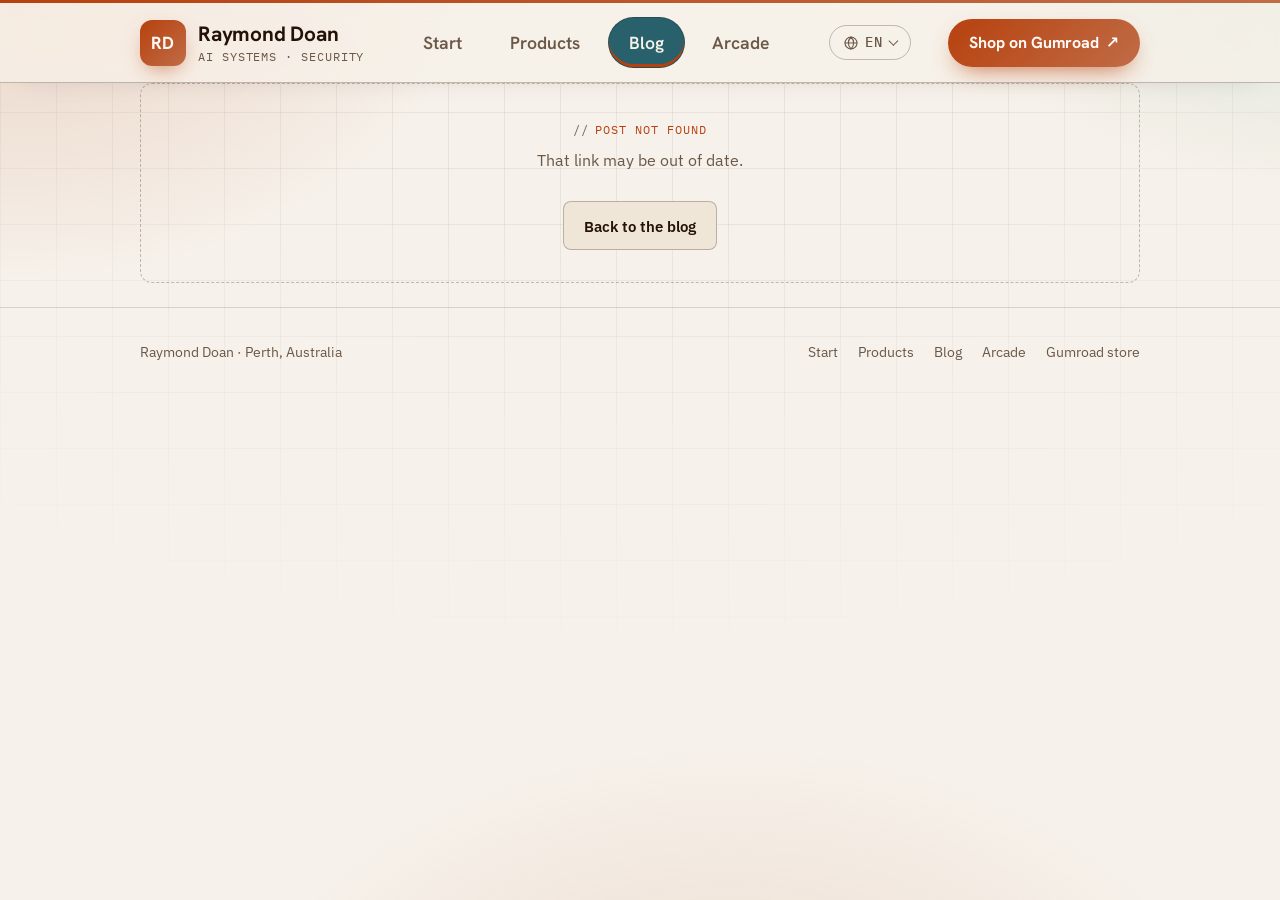
<file: post.html>
<!doctype html>
<html lang="en">
<head>
<meta charset="utf-8">
<meta name="viewport" content="width=device-width, initial-scale=1, viewport-fit=cover">
<title id="page-title">Blog | Raymond Doan</title>
<link rel="preconnect" href="https://fonts.googleapis.com">
<link rel="preconnect" href="https://fonts.gstatic.com" crossorigin>
<link rel="stylesheet" href="https://fonts.googleapis.com/css2?family=Hanken+Grotesk:wght@600;700&family=IBM+Plex+Sans:wght@400;500;600&family=IBM+Plex+Mono:wght@400;500&display=swap">
<link rel="stylesheet" href="styles.css">
<script src="i18n.js"></script>
</head>
<body>

<header class="site-nav">
  <div class="wrap nav-inner">
    <a class="brand" href="index.html">
      <span class="brand-mark" aria-hidden="true">RD</span>
      <span class="brand-text">
        <span class="brand-name">Raymond Doan</span>
        <span class="brand-sub" data-i18n="brand.sub">AI systems &middot; Security</span>
      </span>
    </a>
    <nav class="links" aria-label="Main" data-i18n-aria="nav.main">
      <a href="index.html" data-i18n="nav.start">Start</a>
      <a href="products.html" data-i18n="nav.products">Products</a>
      <a href="blog.html" aria-current="page" data-i18n="nav.blog">Blog</a>
      <a href="arcade.html" data-i18n="nav.arcade">Arcade</a>
    </nav>
    <div class="lang-switch">
      <button class="lang-btn" type="button" aria-haspopup="true" aria-expanded="false" aria-controls="lang-menu" aria-label="Language: English"><svg class="lang-globe" viewBox="0 0 24 24" width="16" height="16" aria-hidden="true" focusable="false"><circle cx="12" cy="12" r="9"></circle><path d="M3 12h18M12 3c2.6 2.6 4 5.7 4 9s-1.4 6.4-4 9c-2.6-2.6-4-5.7-4-9s1.4-6.4 4-9z"></path></svg><span class="lang-code">EN</span><span class="lang-chev" aria-hidden="true"></span></button>
      <ul class="lang-menu" id="lang-menu" hidden>
        <li><button class="lang-opt" type="button" lang="en" data-lang="en">English</button></li>
        <li><button class="lang-opt" type="button" lang="vi" data-lang="vi">Ti&#7871;ng Vi&#7879;t</button></li>
        <li><button class="lang-opt" type="button" lang="es" data-lang="es">Espa&ntilde;ol</button></li>
      </ul>
    </div>
    <a class="nav-cta" href="https://raymonddoan.gumroad.com" target="_blank" rel="noopener"><span class="cta-long" data-i18n="cta.long">Shop on Gumroad</span><span class="cta-short" data-i18n="cta.short">Shop</span><span aria-hidden="true">&#8599;</span></a>
  </div>
</header>

<main>
  <div class="wrap">
    <article class="post" id="post"></article>
    <div id="not-found" class="empty-state" hidden>
      <p class="eyebrow" data-i18n="post.nf.e">Post not found</p>
      <p data-i18n="post.nf.p">That link may be out of date.</p>
      <div class="btn-row" style="justify-content: center;">
        <a class="btn btn-ghost" href="blog.html" data-i18n="post.nf.btn">Back to the blog</a>
      </div>
    </div>
  </div>
</main>

<footer class="site-footer">
  <div class="wrap">
    <p data-i18n="foot.line">Raymond Doan &middot; Perth, Australia</p>
    <nav aria-label="Footer" data-i18n-aria="foot.nav">
      <a href="index.html" data-i18n="nav.start">Start</a>
      <a href="products.html" data-i18n="nav.products">Products</a>
      <a href="blog.html" data-i18n="nav.blog">Blog</a>
      <a href="arcade.html" data-i18n="nav.arcade">Arcade</a>
      <a href="https://raymonddoan.gumroad.com" target="_blank" rel="noopener" data-i18n="foot.store">Gumroad store</a>
    </nav>
  </div>
</footer>

<script src="ui-vi.js"></script>
<script src="ui-es.js"></script>
<script src="posts.js"></script>
<script src="site.js"></script>
<script>
(function () {
  var S = window.Site;
  var articleEl = document.getElementById('post');
  var notFoundEl = document.getElementById('not-found');

  function showNotFound() {
    var pt = document.getElementById('page-title');
    if (pt && window.I18n) pt.textContent = window.I18n.t('title.blog', 'Blog | Raymond Doan');
    articleEl.hidden = true;
    notFoundEl.hidden = false;
  }
  if (!S) { showNotFound(); return; }

  var slug = '';
  try { slug = decodeURIComponent((location.hash || '').replace(/^#/, '')); } catch (e) {}
  var post = S.allPosts().filter(function (p) { return p.slug === slug; })[0];
  if (!post) { showNotFound(); return; }

  var type = S.typeOf(post);
  var backHref = 'blog.html#' + (type === 'news' ? 'news' : 'personal');
  var backText = String.fromCharCode(8592) + ' ' + (type === 'news'
    ? S.t('post.back.news', 'Back to AI & ICT security news')
    : S.t('post.back.blog', 'Back to Personal blog'));
  /* A post with no translation yet shows in English; say so, and mark the English for screen readers. */
  var englishOnly = !!post.untranslated && S.lang !== 'en';

  document.getElementById('page-title').textContent = post.title + ' | Raymond Doan';

  function backLink(extraClass) {
    var a = S.el('a', 'back-link' + (extraClass ? ' ' + extraClass : ''), backText);
    a.href = backHref;
    return a;
  }

  articleEl.appendChild(backLink());
  articleEl.appendChild(S.el('p', 'meta',
    S.formatDate(post.date) + '  ' + S.dot + '  ' + S.typeLabel(type) + (post.tag ? '  ' + S.dot + '  ' + post.tag : '')));
  if (englishOnly) articleEl.appendChild(S.el('p', 'note', S.t('post.only_en', 'This post is only available in English.')));
  var h1 = S.el('h1', null, post.title);
  if (englishOnly) h1.setAttribute('lang', 'en');
  articleEl.appendChild(h1);

  var body = S.el('div', 'post-body');
  if (englishOnly) body.setAttribute('lang', 'en');
  (Array.isArray(post.body) ? post.body : []).forEach(function (item) {
    var node = S.bodyNode(item);
    if (node) body.appendChild(node);
  });
  articleEl.appendChild(body);

  var sources = (Array.isArray(post.sources) ? post.sources : []).filter(function (s) {
    return s && s.title && S.safeUrl(s.url);
  });
  if (sources.length) {
    var box = S.el('div', 'sources');
    box.appendChild(S.el('h2', null, S.t('post.sources', 'Sources')));
    var ol = S.el('ol');
    sources.forEach(function (s) {
      var li = S.el('li');
      var a = S.el('a', null, s.title);
      a.href = S.safeUrl(s.url);
      a.target = '_blank';
      a.rel = 'noopener noreferrer';
      li.appendChild(a);
      ol.appendChild(li);
    });
    box.appendChild(ol);
    articleEl.appendChild(box);
  }

  var end = backLink();
  end.style.display = 'inline-block';
  end.style.marginTop = '2em';
  articleEl.appendChild(end);
})();
</script>

</body>
</html>
</file>
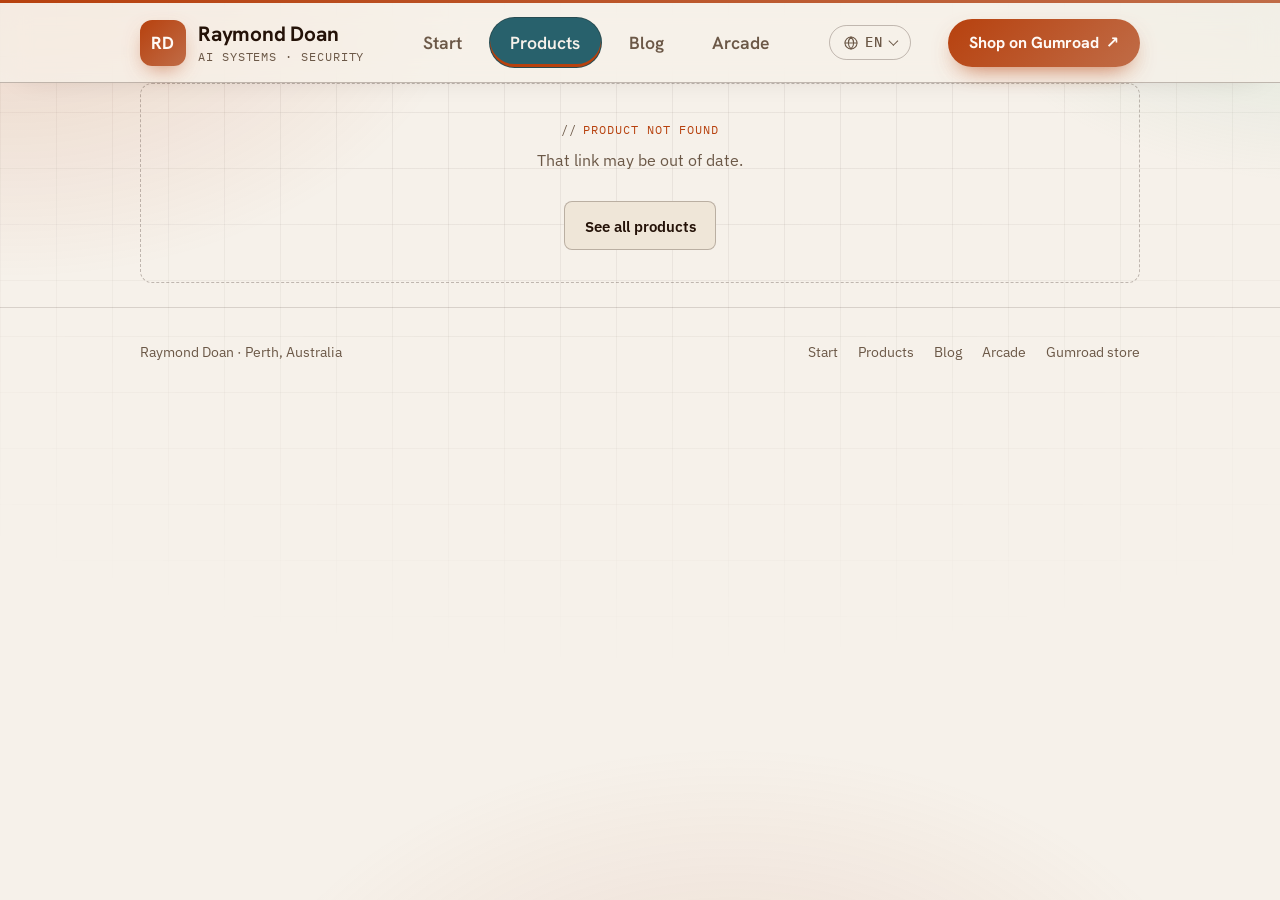
<file: product.html>
<!doctype html>
<html lang="en">
<head>
<meta charset="utf-8">
<meta name="viewport" content="width=device-width, initial-scale=1, viewport-fit=cover">
<title id="page-title">Products | Raymond Doan</title>
<link rel="preconnect" href="https://fonts.googleapis.com">
<link rel="preconnect" href="https://fonts.gstatic.com" crossorigin>
<link rel="stylesheet" href="https://fonts.googleapis.com/css2?family=Hanken+Grotesk:wght@600;700&family=IBM+Plex+Sans:wght@400;500;600&family=IBM+Plex+Mono:wght@400;500&display=swap">
<link rel="stylesheet" href="styles.css">
<script src="i18n.js"></script>
</head>
<body>

<header class="site-nav">
  <div class="wrap nav-inner">
    <a class="brand" href="index.html">
      <span class="brand-mark" aria-hidden="true">RD</span>
      <span class="brand-text">
        <span class="brand-name">Raymond Doan</span>
        <span class="brand-sub" data-i18n="brand.sub">AI systems &middot; Security</span>
      </span>
    </a>
    <nav class="links" aria-label="Main" data-i18n-aria="nav.main">
      <a href="index.html" data-i18n="nav.start">Start</a>
      <a href="products.html" aria-current="page" data-i18n="nav.products">Products</a>
      <a href="blog.html" data-i18n="nav.blog">Blog</a>
      <a href="arcade.html" data-i18n="nav.arcade">Arcade</a>
    </nav>
    <div class="lang-switch">
      <button class="lang-btn" type="button" aria-haspopup="true" aria-expanded="false" aria-controls="lang-menu" aria-label="Language: English"><svg class="lang-globe" viewBox="0 0 24 24" width="16" height="16" aria-hidden="true" focusable="false"><circle cx="12" cy="12" r="9"></circle><path d="M3 12h18M12 3c2.6 2.6 4 5.7 4 9s-1.4 6.4-4 9c-2.6-2.6-4-5.7-4-9s1.4-6.4 4-9z"></path></svg><span class="lang-code">EN</span><span class="lang-chev" aria-hidden="true"></span></button>
      <ul class="lang-menu" id="lang-menu" hidden>
        <li><button class="lang-opt" type="button" lang="en" data-lang="en">English</button></li>
        <li><button class="lang-opt" type="button" lang="vi" data-lang="vi">Ti&#7871;ng Vi&#7879;t</button></li>
        <li><button class="lang-opt" type="button" lang="es" data-lang="es">Espa&ntilde;ol</button></li>
      </ul>
    </div>
    <a class="nav-cta" href="https://raymonddoan.gumroad.com" target="_blank" rel="noopener"><span class="cta-long" data-i18n="cta.long">Shop on Gumroad</span><span class="cta-short" data-i18n="cta.short">Shop</span><span aria-hidden="true">&#8599;</span></a>
  </div>
</header>

<main>
  <div class="product wrap" id="product-root"></div>

  <div class="wrap" id="not-found" hidden>
    <div class="empty-state">
      <p class="eyebrow" data-i18n="product.nf.e">Product not found</p>
      <p data-i18n="product.nf.p">That link may be out of date.</p>
      <div class="btn-row" style="justify-content: center;">
        <a class="btn btn-ghost" href="products.html" data-i18n="product.nf.btn">See all products</a>
      </div>
    </div>
  </div>

  <section class="band related" id="related" hidden>
    <div class="wrap">
      <div class="section-head">
        <div>
          <div class="gradient-rule"></div>
          <h2 data-i18n="product.more">More products</h2>
        </div>
        <a class="section-link" href="products.html" data-i18n="featured.all">All products &rarr;</a>
      </div>
      <div class="related-grid" id="related-grid"></div>
    </div>
  </section>
</main>

<footer class="site-footer">
  <div class="wrap">
    <p data-i18n="foot.line">Raymond Doan &middot; Perth, Australia</p>
    <nav aria-label="Footer" data-i18n-aria="foot.nav">
      <a href="index.html" data-i18n="nav.start">Start</a>
      <a href="products.html" data-i18n="nav.products">Products</a>
      <a href="blog.html" data-i18n="nav.blog">Blog</a>
      <a href="arcade.html" data-i18n="nav.arcade">Arcade</a>
      <a href="https://raymonddoan.gumroad.com" target="_blank" rel="noopener" data-i18n="foot.store">Gumroad store</a>
    </nav>
  </div>
</footer>

<script src="ui-vi.js"></script>
<script src="ui-es.js"></script>
<script src="products-data.js"></script>
<script src="products-vi.js"></script>
<script src="products-es.js"></script>
<script src="site.js"></script>
<script>
(function () {
  var S = window.Site;
  var root = document.getElementById('product-root');
  var notFound = document.getElementById('not-found');
  var relatedBand = document.getElementById('related');
  var relatedGrid = document.getElementById('related-grid');
  var ARROW_L = String.fromCharCode(8592);
  var ARROW_R = String.fromCharCode(8594);
  var ARROW_NE = String.fromCharCode(8599);

  function showNotFound() {
    document.title = window.I18n ? window.I18n.t('product.nf.title', 'Product not found | Raymond Doan') : 'Product not found | Raymond Doan';
    root.hidden = true;
    relatedBand.hidden = true;
    notFound.hidden = false;
  }
  if (!S) { showNotFound(); return; }

  function el(tag, cls, text) { return S.el(tag, cls, text); }
  function hidden(node) { node.setAttribute('aria-hidden', 'true'); return node; }

  function bySlug(slug) { return S.productBySlug(slug); }
  function href(slug) { return 'product.html#' + encodeURIComponent(slug); }
  function priceText(p) { return S.priceText(p); }

  function bullets(items, cls) {
    var list = el('ul', cls || 'ticks');
    (items || []).forEach(function (t) { list.appendChild(el('li', null, t)); });
    return list;
  }

  function steps(items) {
    var list = el('ol', 'steps');
    (items || []).forEach(function (t) {
      var li = el('li');
      li.appendChild(el('span', null, t));
      list.appendChild(li);
    });
    return list;
  }

  function terms(pairs) {
    var dl = el('dl', 'glance wide');
    (pairs || []).forEach(function (kv) {
      var row = el('div');
      row.appendChild(el('dt', null, kv[0]));
      row.appendChild(el('dd', null, kv[1]));
      dl.appendChild(row);
    });
    return dl;
  }

  function included(items) {
    var list = el('ul', 'catalog');
    (items || []).forEach(function (it) {
      /* An item that names a product takes its name, price and link from that product.
         If the product is switched off or missing, the row stays but says it is not available. */
      var target = it.slug ? bySlug(it.slug) : null;
      var missing = !!it.slug && !target;
      var name = target ? target.name : it.name;
      var price = target ? (target.status === 'live' ? target.price : '') : (!it.slug && it.status === 'live' ? it.price : '');
      var li = el('li', 'row' + (price ? '' : ' soon'));
      var main = el('div', 'row-main');
      var h3 = el('h3');
      if (target) {
        var a = el('a', 'hit', name);
        a.href = href(it.slug);
        h3.appendChild(a);
      } else {
        h3.appendChild(document.createTextNode(name));
      }
      main.appendChild(h3);
      if (it.blurb) main.appendChild(el('p', null, it.blurb));
      li.appendChild(main);
      var side = el('div', 'row-side');
      if (target) side.appendChild(hidden(el('span', 'more', S.t('details', 'Details') + ' ' + ARROW_R)));
      if (price) side.appendChild(el('span', 'price', price));
      else side.appendChild(el('span', 'status', missing ? S.t('product.unavailable', 'Not available now') : (it.status === 'prep' ? S.t('product.prep', 'In preparation') : S.t('status.soon', 'Coming soon'))));
      li.appendChild(side);
      list.appendChild(li);
    });
    return list;
  }

  function section(sec) {
    var box = el('div', 'product-section');
    box.appendChild(el('h2', null, sec.h));
    (sec.p || []).forEach(function (t) { box.appendChild(el('p', null, t)); });
    if (sec.steps) box.appendChild(steps(sec.steps));
    if (sec.pairs) box.appendChild(terms(sec.pairs));
    if (sec.items) box.appendChild(included(sec.items));
    if (sec.list) box.appendChild(bullets(sec.list));
    if (sec.notList) {
      box.appendChild(el('h3', null, sec.notH || S.t('product.notfor', 'Not for')));
      box.appendChild(bullets(sec.notList, 'ticks nots'));
    }
    if (sec.after) box.appendChild(el('p', 'after', sec.after));
    return box;
  }

  function ctaLink(p, block) {
    var url = p.cta && S.safeUrl(p.cta.url);
    if (!url) return null;
    var a = el('a', 'btn btn-primary' + (block ? ' btn-block' : ''), p.cta.label);
    a.href = url;
    a.target = '_blank';
    a.rel = 'noopener';
    a.appendChild(hidden(el('span', null, ARROW_NE)));
    return a;
  }

  function render(moveFocus) {
    var slug = '';
    try { slug = decodeURIComponent((location.hash || '').replace(/^#/, '')); } catch (e) {}
    var p = bySlug(slug);
    root.textContent = '';
    relatedGrid.textContent = '';
    if (!p) { showNotFound(); return; }

    notFound.hidden = true;
    root.hidden = false;
    document.title = p.name + ' | Raymond Doan';

    /* A product with no translation yet shows in English; say so, and mark the English for screen readers. */
    var englishOnly = !!p.untranslated && S.lang !== 'en';

    var back = el('a', 'back-link', ARROW_L + ' ' + S.t('product.back', 'All products'));
    back.href = 'products.html';
    root.appendChild(back);
    if (englishOnly) root.appendChild(el('p', 'note english-only', S.t('product.only_en', 'This page is only available in English for now.')));

    var head = el('div', 'product-head');
    var tags = el('div', 'tag-row');
    tags.appendChild(el('span', 'tag', S.kindText(p) + ' ' + S.dot + ' ' + S.audienceText(p)));
    if (p.status === 'soon') tags.appendChild(el('span', 'tag soon', S.t('status.soon', 'Coming soon')));
    else tags.appendChild(el('span', 'tag ok', p.status === 'free' ? S.t('product.free', 'Free to play') : S.t('product.available', 'Available now')));
    head.appendChild(tags);
    var h1 = el('h1', null, p.name);
    h1.tabIndex = -1;
    head.appendChild(h1);
    if (p.tagline) head.appendChild(el('p', 'lede', p.tagline));
    var buy = el('div', 'buy-row');
    if (p.status === 'soon') {
      buy.appendChild(el('p', 'note', p.soonNote || S.t('product.notyet', 'Not on sale yet.')));
    } else {
      buy.appendChild(el('span', 'price', priceText(p)));
      if (p.was && p.status === 'live') {
        var was = el('span', 'was');
        was.appendChild(el('span', 'sr-only', S.t('product.usual', 'Usual price') + ' '));
        was.appendChild(document.createTextNode(p.was));
        buy.appendChild(was);
      }
      var cta = ctaLink(p, false);
      if (cta) buy.appendChild(cta);
    }
    head.appendChild(buy);
    root.appendChild(head);

    var layout = el('div', 'product-layout');
    var body = el('div', 'product-body');
    var intro = el('div', 'intro');
    (p.intro || []).forEach(function (t) { intro.appendChild(el('p', null, t)); });
    body.appendChild(intro);
    (p.sections || []).forEach(function (sec) { if (sec && sec.h) body.appendChild(section(sec)); });
    layout.appendChild(body);

    var aside = el('aside', 'product-aside');
    aside.setAttribute('aria-label', S.t('product.details', 'Product details'));
    var card = el('div', 'aside-card');
    card.appendChild(el('h2', null, S.t('product.glance', 'At a glance')));
    var facts = el('dl', 'facts');
    (p.facts || []).forEach(function (kv) {
      var row = el('div');
      row.appendChild(el('dt', null, kv[0]));
      row.appendChild(el('dd', null, kv[1]));
      facts.appendChild(row);
    });
    card.appendChild(facts);
    var cta2 = ctaLink(p, true);
    if (cta2) {
      card.appendChild(cta2);
      if (p.cta.note) card.appendChild(el('p', 'note', p.cta.note));
    }
    aside.appendChild(card);
    layout.appendChild(aside);
    if (englishOnly) { head.setAttribute('lang', 'en'); layout.setAttribute('lang', 'en'); }
    root.appendChild(layout);

    var rel = (p.related || []).map(bySlug).filter(Boolean).slice(0, 3);
    if (rel.length) {
      rel.forEach(function (r) {
        var a = el('a', 'related-card');
        a.href = href(r.slug);
        var top = el('div', 'rc-top');
        top.appendChild(el('span', null, S.kindText(r)));
        top.appendChild(el('span', 'rc-price', priceText(r)));
        a.appendChild(top);
        a.appendChild(el('h3', null, r.name));
        if (r.short) a.appendChild(el('p', null, r.short));
        relatedGrid.appendChild(a);
      });
      relatedBand.hidden = false;
    } else {
      relatedBand.hidden = true;
    }

    if (moveFocus) { try { h1.focus({ preventScroll: true }); } catch (e) {} }
  }

  window.addEventListener('hashchange', function () {
    render(true);
    try { window.scrollTo({ top: 0, left: 0, behavior: 'instant' }); }
    catch (e) { try { window.scrollTo(0, 0); } catch (e2) {} }
  });
  render(false);
})();
</script>

</body>
</html>
</file>
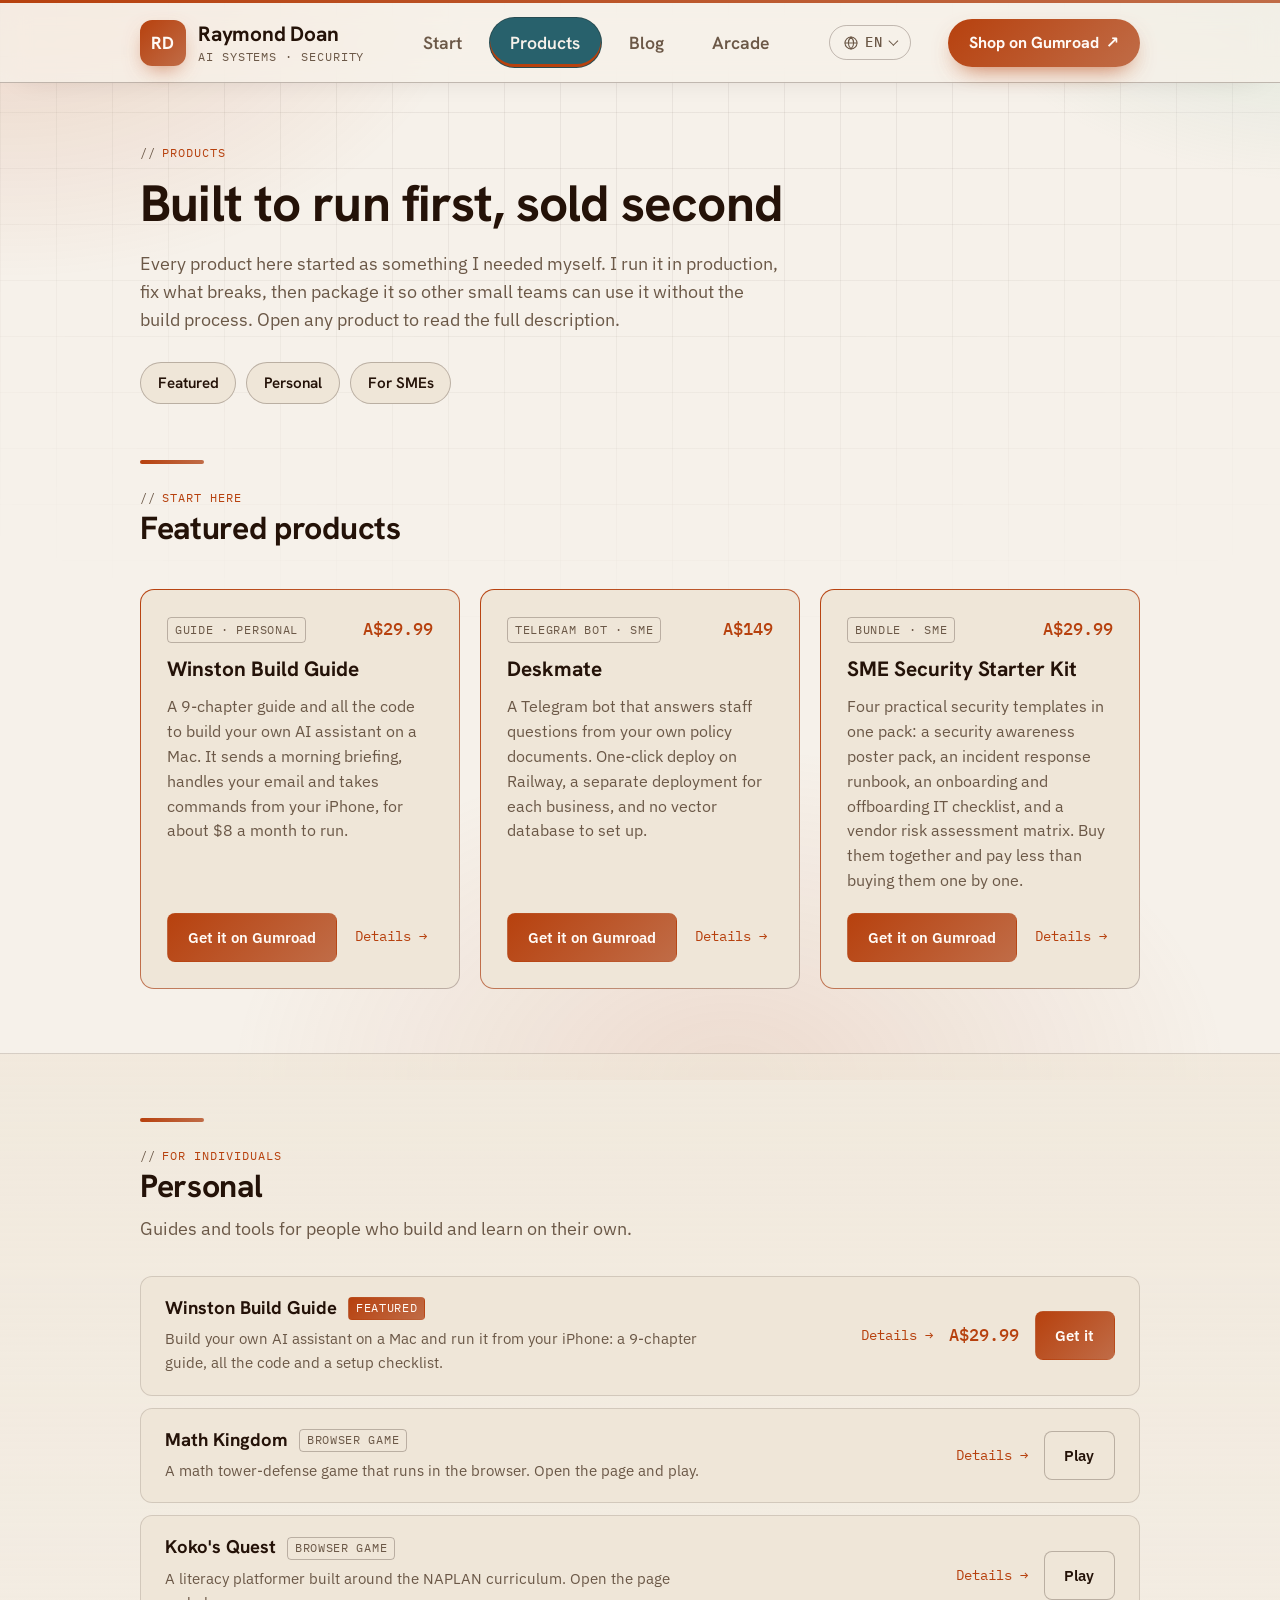
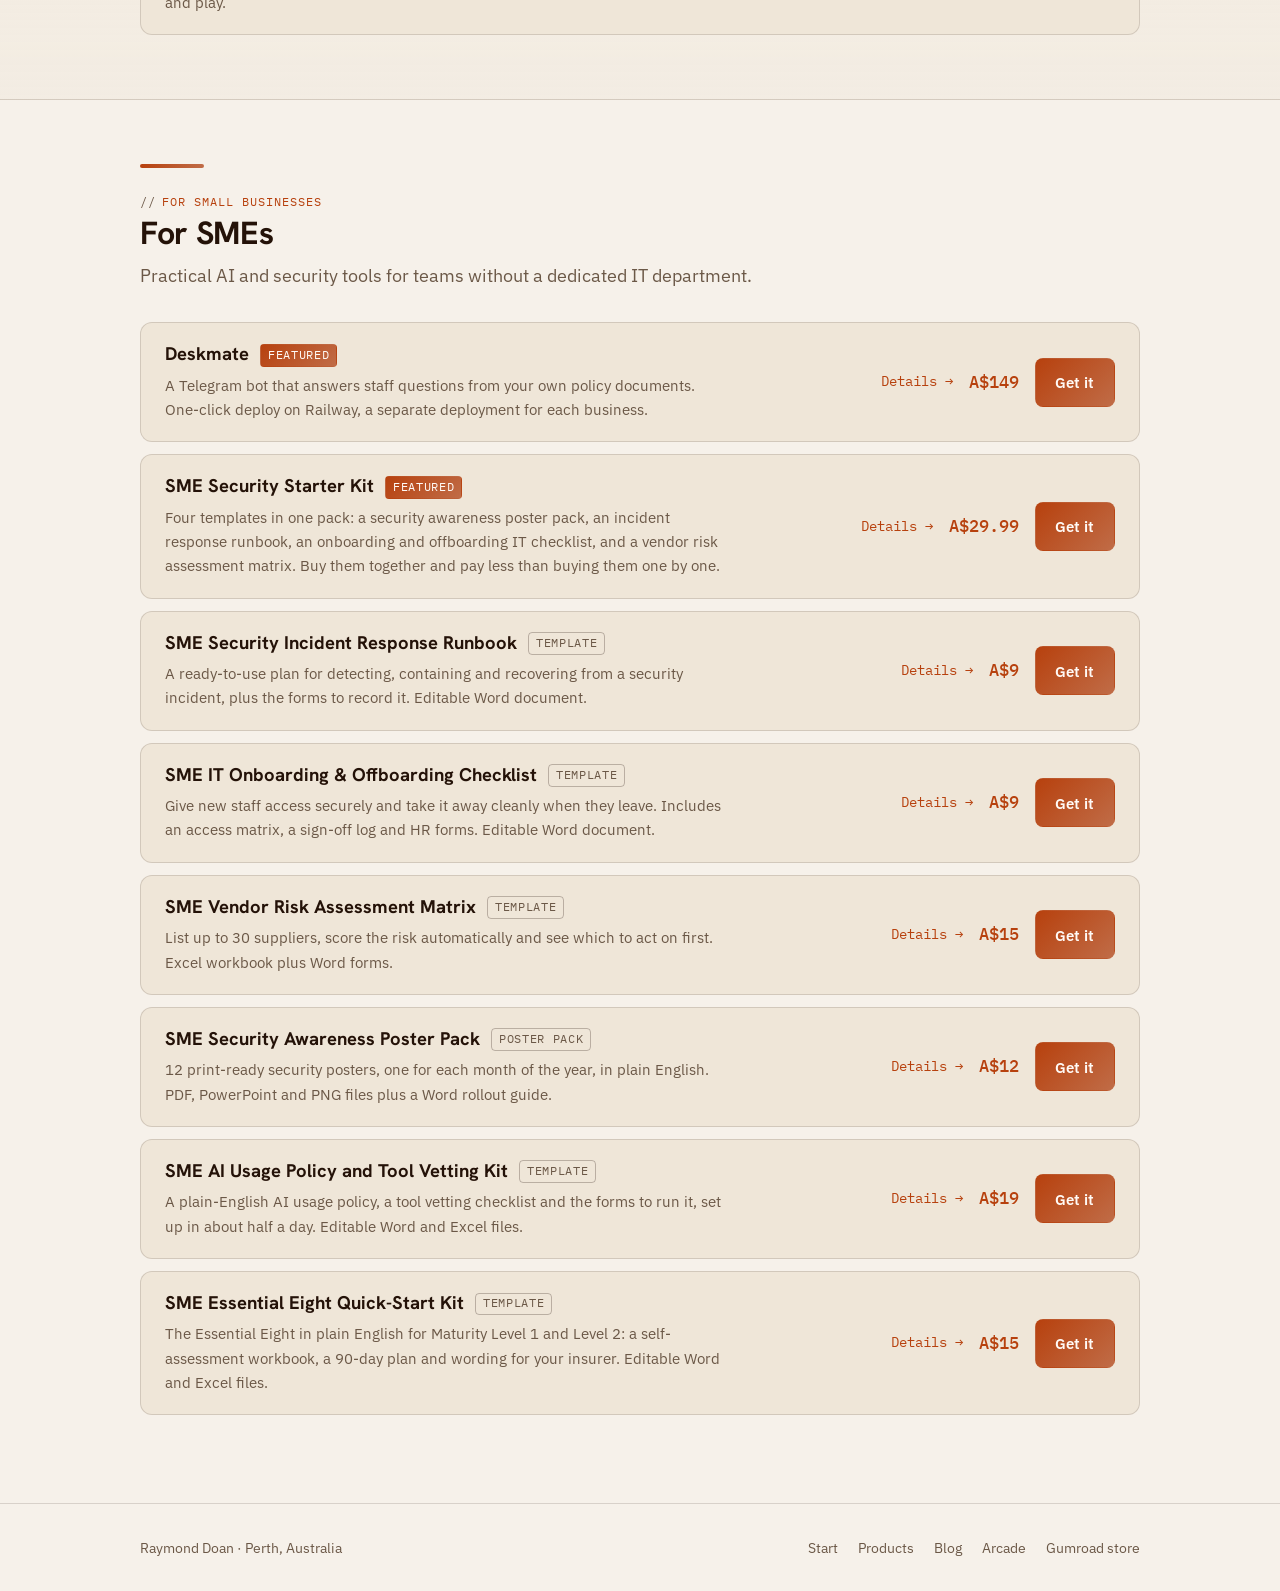
<file: products.html>
<!doctype html>
<html lang="en">
<head>
<meta charset="utf-8">
<meta name="viewport" content="width=device-width, initial-scale=1, viewport-fit=cover">
<title data-i18n="title.products">Products | Raymond Doan</title>
<link rel="preconnect" href="https://fonts.googleapis.com">
<link rel="preconnect" href="https://fonts.gstatic.com" crossorigin>
<link rel="stylesheet" href="https://fonts.googleapis.com/css2?family=Hanken+Grotesk:wght@600;700&family=IBM+Plex+Sans:wght@400;500;600&family=IBM+Plex+Mono:wght@400;500&display=swap">
<link rel="stylesheet" href="styles.css">
<script src="i18n.js"></script>
</head>
<body>

<header class="site-nav">
  <div class="wrap nav-inner">
    <a class="brand" href="index.html">
      <span class="brand-mark" aria-hidden="true">RD</span>
      <span class="brand-text">
        <span class="brand-name">Raymond Doan</span>
        <span class="brand-sub" data-i18n="brand.sub">AI systems &middot; Security</span>
      </span>
    </a>
    <nav class="links" aria-label="Main" data-i18n-aria="nav.main">
      <a href="index.html" data-i18n="nav.start">Start</a>
      <a href="products.html" aria-current="page" data-i18n="nav.products">Products</a>
      <a href="blog.html" data-i18n="nav.blog">Blog</a>
      <a href="arcade.html" data-i18n="nav.arcade">Arcade</a>
    </nav>
    <div class="lang-switch">
      <button class="lang-btn" type="button" aria-haspopup="true" aria-expanded="false" aria-controls="lang-menu" aria-label="Language: English"><svg class="lang-globe" viewBox="0 0 24 24" width="16" height="16" aria-hidden="true" focusable="false"><circle cx="12" cy="12" r="9"></circle><path d="M3 12h18M12 3c2.6 2.6 4 5.7 4 9s-1.4 6.4-4 9c-2.6-2.6-4-5.7-4-9s1.4-6.4 4-9z"></path></svg><span class="lang-code">EN</span><span class="lang-chev" aria-hidden="true"></span></button>
      <ul class="lang-menu" id="lang-menu" hidden>
        <li><button class="lang-opt" type="button" lang="en" data-lang="en">English</button></li>
        <li><button class="lang-opt" type="button" lang="vi" data-lang="vi">Ti&#7871;ng Vi&#7879;t</button></li>
        <li><button class="lang-opt" type="button" lang="es" data-lang="es">Espa&ntilde;ol</button></li>
      </ul>
    </div>
    <a class="nav-cta" href="https://raymonddoan.gumroad.com" target="_blank" rel="noopener"><span class="cta-long" data-i18n="cta.long">Shop on Gumroad</span><span class="cta-short" data-i18n="cta.short">Shop</span><span aria-hidden="true">&#8599;</span></a>
  </div>
</header>

<main>
  <section class="page-head">
    <div class="wrap">
      <p class="eyebrow" data-i18n="products.eyebrow">Products</p>
      <h1 data-i18n="products.h1">Built to run first, sold second</h1>
      <p class="lede" data-i18n="products.lede">Every product here started as something I needed myself. I run it in production, fix what breaks, then package it so other small teams can use it without the build process. Open any product to read the full description.</p>
      <nav class="chips" aria-label="Product sections" data-i18n-aria="products.chips">
        <a href="#featured" data-i18n="chip.featured">Featured</a>
        <a href="#personal" data-i18n="chip.personal">Personal</a>
        <a href="#sme" data-i18n="chip.sme">For SMEs</a>
      </nav>
    </div>
  </section>

  <section id="featured">
    <div class="wrap">
      <div class="section-head">
        <div>
          <div class="gradient-rule"></div>
          <p class="eyebrow" data-i18n="products.start">Start here</p>
          <h2 data-i18n="featured.h">Featured products</h2>
        </div>
      </div>
      <div class="grid-3" data-catalog="featured"></div>
    </div>
  </section>

  <section id="personal" class="band">
    <div class="wrap">
      <div class="section-head">
        <div>
          <div class="gradient-rule"></div>
          <p class="eyebrow" data-i18n="products.individuals">For individuals</p>
          <h2 data-i18n="products.personal.h">Personal</h2>
          <p class="lede" data-i18n="products.personal.lede">Guides and tools for people who build and learn on their own.</p>
        </div>
      </div>
      <ul class="catalog" data-catalog="personal"></ul>
    </div>
  </section>

  <section id="sme">
    <div class="wrap">
      <div class="section-head">
        <div>
          <div class="gradient-rule"></div>
          <p class="eyebrow" data-i18n="products.business">For small businesses</p>
          <h2 data-i18n="products.sme.h">For SMEs</h2>
          <p class="lede" data-i18n="products.sme.lede">Practical AI and security tools for teams without a dedicated IT department.</p>
        </div>
      </div>
      <ul class="catalog" data-catalog="sme"></ul>
    </div>
  </section>
</main>

<footer class="site-footer">
  <div class="wrap">
    <p data-i18n="foot.line">Raymond Doan &middot; Perth, Australia</p>
    <nav aria-label="Footer" data-i18n-aria="foot.nav">
      <a href="index.html" data-i18n="nav.start">Start</a>
      <a href="products.html" data-i18n="nav.products">Products</a>
      <a href="blog.html" data-i18n="nav.blog">Blog</a>
      <a href="arcade.html" data-i18n="nav.arcade">Arcade</a>
      <a href="https://raymonddoan.gumroad.com" target="_blank" rel="noopener" data-i18n="foot.store">Gumroad store</a>
    </nav>
  </div>
</footer>

<script src="ui-vi.js"></script>
<script src="ui-es.js"></script>
<script src="products-data.js"></script>
<script src="products-vi.js"></script>
<script src="products-es.js"></script>
<script src="site.js"></script>
<script src="catalog.js"></script>

</body>
</html>
</file>
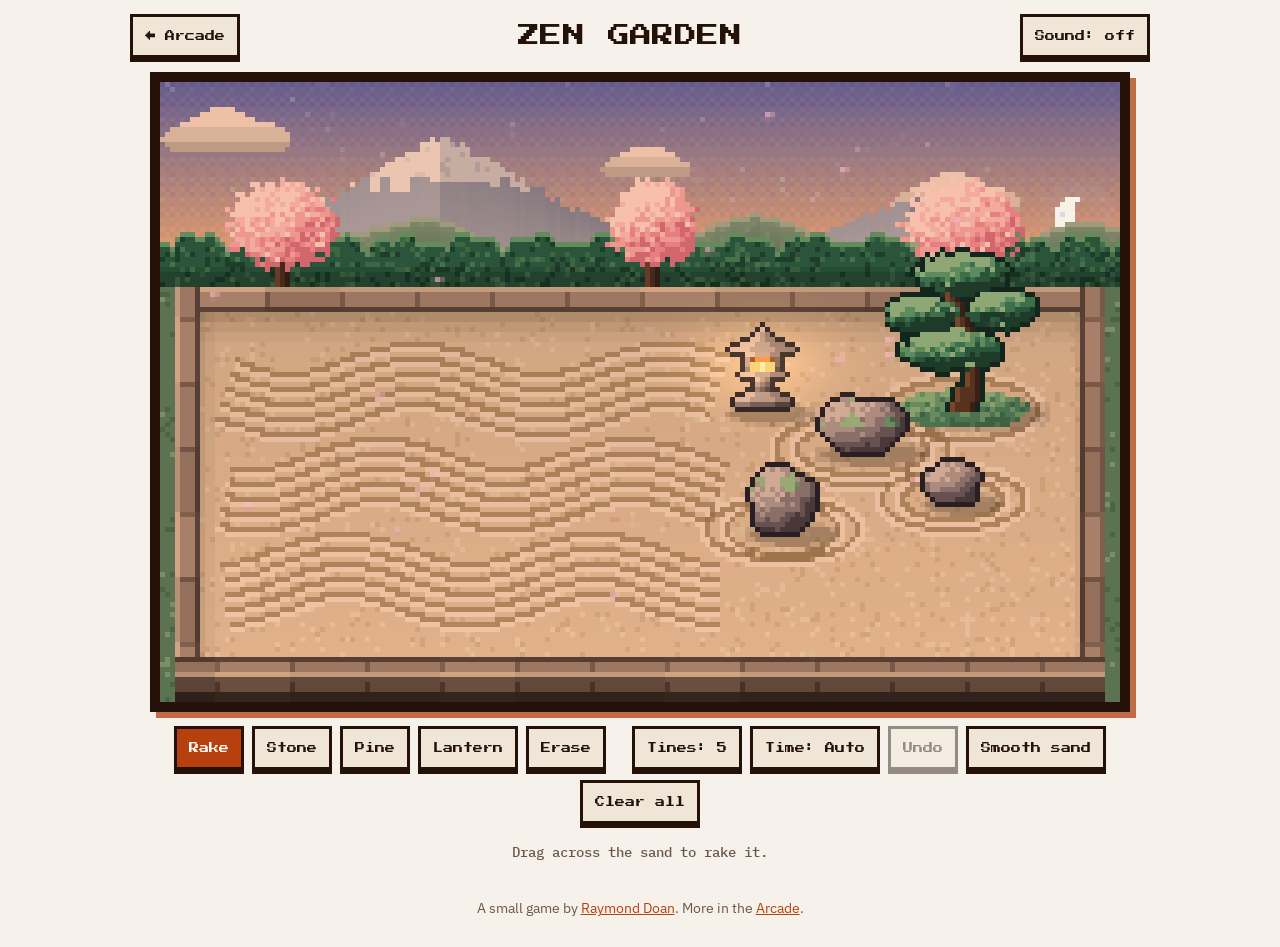
<file: zen-garden.html>
<!doctype html>
<html lang="en">
<head>
<meta charset="utf-8">
<meta name="viewport" content="width=device-width, initial-scale=1, viewport-fit=cover">
<title>Zen Garden | Raymond Doan</title>
<meta name="description" content="A small 16-bit zen garden. Rake the sand, place stones, pines and lanterns, and watch the day turn to night.">
<link rel="preconnect" href="https://fonts.googleapis.com">
<link rel="preconnect" href="https://fonts.gstatic.com" crossorigin>
<link rel="stylesheet" href="https://fonts.googleapis.com/css2?family=IBM+Plex+Mono:wght@400;500&family=IBM+Plex+Sans:wght@400;600&family=Press+Start+2P&display=swap">
<style>
:root {
  color-scheme: light;
  --cream: #f6f1ea;
  --sand: #efe6d8;
  --ink: #241208;
  --muted: #6b5847;
  --rust: #b7410e;
  --terra: #c06c47;
  --teal: #28616c;
  --on-accent: #fffaf6;
  --pixel: 'Press Start 2P', 'Courier New', monospace;
}
*, *::before, *::after { box-sizing: border-box; }
html, body { margin: 0; padding: 0; }
body {
  background: var(--cream);
  color: var(--ink);
  font-family: 'IBM Plex Sans', 'Segoe UI', system-ui, sans-serif;
  font-size: 16px;
  line-height: 1.5;
  -webkit-font-smoothing: antialiased;
  padding-top: env(safe-area-inset-top, 0px);
  padding-bottom: env(safe-area-inset-bottom, 0px);
}
.page {
  max-width: 1040px;
  margin: 0 auto;
  padding: 14px 10px 28px;
  display: flex;
  flex-direction: column;
  align-items: center;
  gap: 14px;
}
.bar {
  width: 100%;
  display: flex;
  align-items: center;
  justify-content: space-between;
  gap: 10px 14px;
  flex-wrap: wrap;
}
h1 {
  font: 400 clamp(13px, 3.4vw, 22px)/1.4 var(--pixel);
  margin: 0;
  flex: 1 1 auto;
  text-align: center;
  letter-spacing: 0.02em;
}
.pbtn {
  font: 400 10px/1 var(--pixel);
  color: var(--ink);
  background: var(--sand);
  border: 3px solid var(--ink);
  border-radius: 0;
  padding: 13px 12px;
  min-height: 44px;
  box-shadow: 0 4px 0 var(--ink);
  cursor: pointer;
  text-decoration: none;
  display: inline-flex;
  align-items: center;
  justify-content: center;
  white-space: nowrap;
  -webkit-tap-highlight-color: transparent;
}
.pbtn:hover { background: #fffaf2; }
.pbtn:active { transform: translateY(2px); box-shadow: 0 2px 0 var(--ink); }
.pbtn[disabled] { opacity: 0.45; cursor: default; box-shadow: 0 4px 0 var(--ink); transform: none; }
.pbtn[aria-pressed="true"] { background: var(--rust); color: var(--on-accent); }
.pbtn:focus-visible, canvas:focus-visible { outline: 3px solid var(--teal); outline-offset: 3px; }
.cabinet {
  background: var(--ink);
  padding: clamp(4px, 1.2vw, 10px);
  box-shadow: 6px 6px 0 var(--terra);
  line-height: 0;
  max-width: 100%;
}
canvas {
  display: block;
  image-rendering: crisp-edges;
  image-rendering: pixelated;
  touch-action: none;
  cursor: crosshair;
  user-select: none;
  -webkit-user-select: none;
}
.tools { display: flex; flex-wrap: wrap; justify-content: center; gap: 10px 8px; padding-bottom: 4px; }
.tools .gap { width: 10px; }
.hint {
  font: 500 14px/1.5 'IBM Plex Mono', 'Courier New', monospace;
  color: var(--muted);
  text-align: center;
  margin: 0;
  min-height: 3em;
  max-width: 60ch;
}
.foot { font-size: 14px; color: var(--muted); text-align: center; margin: 0; }
.foot a { color: var(--rust); }
noscript p { text-align: center; color: var(--muted); }
@media (max-width: 420px) {
  .pbtn { padding: 12px 9px; font-size: 9px; }
  .tools .gap { display: none; }
}
@media (prefers-reduced-motion: reduce) {
  .pbtn:active { transform: none; }
}
</style>
</head>
<body>
<div class="page">
  <header class="bar">
    <a class="pbtn" href="arcade.html">&larr; Arcade</a>
    <h1>ZEN GARDEN</h1>
    <button class="pbtn" id="sound" type="button" aria-pressed="false">Sound: off</button>
  </header>

  <div class="cabinet">
    <canvas id="garden" width="192" height="124" tabindex="0" role="application" aria-label="Zen garden. Drag to rake the sand. With a keyboard, use the arrow keys to move and the space bar to rake or place."></canvas>
  </div>

  <div class="tools" role="toolbar" aria-label="Garden tools">
    <button class="pbtn" type="button" data-tool="rake" aria-pressed="true">Rake</button>
    <button class="pbtn" type="button" data-tool="stone" aria-pressed="false">Stone</button>
    <button class="pbtn" type="button" data-tool="pine" aria-pressed="false">Pine</button>
    <button class="pbtn" type="button" data-tool="lantern" aria-pressed="false">Lantern</button>
    <button class="pbtn" type="button" data-tool="erase" aria-pressed="false">Erase</button>
    <span class="gap" aria-hidden="true"></span>
    <button class="pbtn" type="button" id="size">Tines: 5</button>
    <button class="pbtn" type="button" id="time">Time: Auto</button>
    <button class="pbtn" type="button" id="undo">Undo</button>
    <button class="pbtn" type="button" id="smooth">Smooth sand</button>
    <button class="pbtn" type="button" id="clear">Clear all</button>
  </div>

  <p class="hint" id="hint" aria-live="polite">Drag across the sand to rake it.</p>
  <p class="foot">A small game by <a href="index.html">Raymond Doan</a>. More in the <a href="arcade.html">Arcade</a>.</p>
  <noscript><p>This game needs JavaScript. Turn it on and reload the page.</p></noscript>
</div>

<script>
(function () {
  'use strict';

  /* ---------- sizes ---------- */
  var W = 192, H = 124;                          /* the picture, in game pixels */
  var FX0 = 8, FX1 = 183, FY0 = 46, FY1 = 114;   /* the sand field, inclusive */
  var FW = FX1 - FX0 + 1, FH = FY1 - FY0 + 1;
  var HORIZ = 36;                                /* where the far mountains meet the land */
  var MAX_OBJECTS = 40;
  var CYCLE_SECONDS = 240;
  var STORE_KEY = 'rd-zen-garden-v2';

  var canvas = document.getElementById('garden');
  var ctx = canvas.getContext('2d');
  if (!ctx) return;
  var image = ctx.createImageData(W, H);
  var buf = image.data;
  var lit = new Uint8Array(W * H);
  var reduceMotion = false;
  try { reduceMotion = !!(window.matchMedia && window.matchMedia('(prefers-reduced-motion: reduce)').matches); } catch (e) {}

  /* ---------- small helpers ---------- */
  function hex(c) { return [parseInt(c.slice(1, 3), 16), parseInt(c.slice(3, 5), 16), parseInt(c.slice(5, 7), 16)]; }
  function clamp(v, a, b) { return v < a ? a : v > b ? b : v; }
  function lerp(a, b, t) { return a + (b - a) * t; }
  function smooth(t) { t = clamp(t, 0, 1); return t * t * (3 - 2 * t); }
  function mix(a, b, t) { return [lerp(a[0], b[0], t), lerp(a[1], b[1], t), lerp(a[2], b[2], t)]; }
  function scale3(c, k) { return [c[0] * k, c[1] * k, c[2] * k]; }
  function rng(seed) {
    return function () {
      seed |= 0; seed = seed + 0x6D2B79F5 | 0;
      var t = Math.imul(seed ^ seed >>> 15, 1 | seed);
      t = t + Math.imul(t ^ t >>> 7, 61 | t) ^ t;
      return ((t ^ t >>> 14) >>> 0) / 4294967296;
    };
  }
  function hash2(x, y) {
    var h = (Math.imul(x, 374761393) + Math.imul(y, 668265263)) | 0;
    h = Math.imul(h ^ (h >>> 13), 1274126177);
    return (h ^ (h >>> 16)) >>> 0;
  }
  function noise(x, y, s) { return (hash2(x + s * 7, y + s * 13) % 1000) / 1000; }
  var BAYER = [0, 8, 2, 10, 12, 4, 14, 6, 3, 11, 1, 9, 15, 7, 13, 5];
  function bayer(x, y) { return BAYER[(y & 3) * 4 + (x & 3)] / 16; }

  function put(x, y, c, l) {
    x = Math.round(x); y = Math.round(y);
    if (x < 0 || y < 0 || x >= W || y >= H) return;
    var i = y * W + x, j = i * 4;
    buf[j] = c[0]; buf[j + 1] = c[1]; buf[j + 2] = c[2];
    lit[i] = l ? 1 : 0;
  }
  function putRGB(x, y, r, g, b, l) {
    var i = y * W + x, j = i * 4;
    buf[j] = r; buf[j + 1] = g; buf[j + 2] = b;
    lit[i] = l ? 1 : 0;
  }
  function blendPx(x, y, c, a) {
    x = Math.round(x); y = Math.round(y);
    if (x < 0 || y < 0 || x >= W || y >= H) return;
    var j = (y * W + x) * 4;
    buf[j] = buf[j] * (1 - a) + c[0] * a;
    buf[j + 1] = buf[j + 1] * (1 - a) + c[1] * a;
    buf[j + 2] = buf[j + 2] * (1 - a) + c[2] * a;
  }
  for (var ai = 3; ai < buf.length; ai += 4) buf[ai] = 255;

  /* ---------- colours ---------- */
  var C = {
    sand: hex('#e9ddc4'), speckD: hex('#dccdaf'), speckL: hex('#f3ead6'),
    groove: hex('#bba784'), grooveD: hex('#a8936e'), ridge: hex('#fbf5e8'),
    shadow: hex('#281c10'), warm: hex('#ffbe6e'), flame: hex('#ffd678'),
    firefly: hex('#d2ffa0'), cream: hex('#f6f1ea'), petal: hex('#f7bccb')
  };
  /* One letter per colour in the sprites. 1 to 5 is the stone ramp, a to e the pine, s to v moss. */
  var SPRITE_PAL = {
    o: '#2b2730', z: '#14302a',
    1: '#4b4651', 2: '#6c6773', 3: '#8f8a93', 4: '#b3aeb2', 5: '#d8d3d2',
    s: '#2f5a45', t: '#4a7f5f', u: '#6fae85', v: '#9fd3a4',
    a: '#1f4a3a', b: '#2c6a52', c: '#3f8a6a', d: '#62ad86', e: '#93d1a4',
    k: '#3a281c', l: '#5a3e2a', m: '#7a573b',
    y: '#7a5428', Y: '#d9964a',
    W: '#ffffff', X: '#e8e4de', Z: '#c9c4bd'
  };
  var PAL = {};
  Object.keys(SPRITE_PAL).forEach(function (k) { PAL[k] = hex(SPRITE_PAL[k]); });

  /* ---------- sprites, built from a little code so every piece is shaded from the top left ---------- */
  function mkGrid(w, h) {
    var g = [];
    for (var y = 0; y < h; y++) { var r = []; for (var x = 0; x < w; x++) r.push('.'); g.push(r); }
    return g;
  }
  function rows(g) { return g.map(function (r) { return r.join(''); }); }
  function outline(g, ch) {
    var h = g.length, w = g[0].length, add = [];
    for (var y = 0; y < h; y++) for (var x = 0; x < w; x++) {
      if (g[y][x] !== '.') continue;
      var near = (y > 0 && g[y - 1][x] !== '.') || (y < h - 1 && g[y + 1][x] !== '.') || (x > 0 && g[y][x - 1] !== '.') || (x < w - 1 && g[y][x + 1] !== '.');
      if (near) add.push([x, y]);
    }
    add.forEach(function (p) { g[p[1]][p[0]] = ch; });
  }
  function makeStone(w, h, seed, mossy) {
    var g = mkGrid(w + 2, h + 2);
    for (var y = 0; y < h; y++) for (var x = 0; x < w; x++) {
      var nx = (x - (w - 1) / 2) / (w / 2), ny = (y - (h - 1) / 2) / (h / 2);
      var ang = Math.atan2(ny, nx);
      var lim = 1 + 0.07 * Math.sin(ang * 3 + seed) + 0.05 * Math.sin(ang * 5 + seed * 2);
      var r2 = nx * nx + (ny > 0 ? ny * ny * 0.8 : ny * ny);
      if (r2 > lim * lim) continue;
      var nz = Math.sqrt(Math.max(0, 1 - nx * nx - ny * ny));
      var L = -0.5 * nx - 0.65 * ny + 0.6 * nz;
      var n = noise(x, y, seed) - 0.5;
      var v = (L + 0.6) / 1.8 + n * 0.16;
      var idx = clamp(Math.floor(v * 5 + (bayer(x, y) - 0.5) * 0.7), 0, 4);
      if (y >= h - 2) idx = Math.min(idx, 1);
      var ch = String(idx + 1);
      if (mossy && ny < 0.15 && (Math.sin(x * 0.8 + seed) + Math.sin(y * 1.1 + seed * 3) + n * 1.5) > 0.9) ch = ['s', 't', 'u', 'v'][Math.min(3, idx)];
      g[y + 1][x + 1] = ch;
    }
    outline(g, 'o');
    return rows(g);
  }
  function makePine() {
    var w = 31, h = 34, g = mkGrid(w, h), x, y;
    for (y = 33; y >= 10; y--) {
      var tx = 15 + Math.round(2.2 * Math.sin((33 - y) / 5.5));
      var half = y > 28 ? 2 : 1;
      for (x = tx - half; x <= tx + half; x++) g[y][x] = x === tx - half ? 'm' : x === tx + half ? 'k' : 'l';
    }
    var pads = [
      { cx: 15, cy: 6, rx: 9, ry: 4.4, s: 1 }, { cx: 7, cy: 14, rx: 7.4, ry: 3.8, s: 2 },
      { cx: 23, cy: 13, rx: 7.4, ry: 3.8, s: 3 }, { cx: 13, cy: 21, rx: 10, ry: 4, s: 4 }
    ];
    pads.forEach(function (p) {
      for (y = Math.floor(p.cy - p.ry - 1); y <= Math.ceil(p.cy + p.ry + 1); y++) for (x = Math.floor(p.cx - p.rx - 1); x <= Math.ceil(p.cx + p.rx + 1); x++) {
        if (x < 0 || y < 0 || x >= w || y >= h) continue;
        var dx = (x - p.cx) / p.rx, dy = (y - p.cy) / p.ry;
        var wob = noise(x, y, p.s);
        if (dx * dx + dy * dy + (wob - 0.5) * 0.4 > 1) continue;
        var v = 0.58 - 0.3 * dx - 0.62 * dy + (wob - 0.5) * 0.5;
        if (dy > 0.25) v -= 0.18;
        var idx = clamp(Math.floor(v * 5), 0, 4);
        if (wob > 0.94) idx = 4;
        g[y][x] = 'abcde'.charAt(idx);
      }
    });
    outline(g, 'z');
    return rows(g);
  }
  function slab(g, x0, x1, y0, y1, base) {
    for (var y = y0; y <= y1; y++) for (var x = x0; x <= x1; x++) {
      var t = x1 === x0 ? 0.5 : (x - x0) / (x1 - x0);
      var idx = base + (t < 0.3 ? 1 : t > 0.7 ? -1 : 0) + (y === y0 ? 1 : 0) - (y === y1 && y1 > y0 ? 1 : 0);
      g[y][x] = String(clamp(idx, 1, 5));
    }
  }
  function makeLantern() {
    var g = mkGrid(15, 19), x;
    slab(g, 7, 7, 1, 1, 4); slab(g, 6, 8, 2, 2, 3);                   /* finial */
    slab(g, 5, 9, 3, 3, 3); slab(g, 3, 11, 4, 4, 3); slab(g, 1, 13, 5, 5, 3);   /* roof */
    slab(g, 4, 10, 6, 9, 3);                                         /* light box */
    for (var wy = 7; wy <= 8; wy++) for (x = 5; x <= 9; x++) g[wy][x] = (x >= 6 && x <= 8) ? 'Y' : 'y';
    slab(g, 3, 11, 10, 10, 3);                                       /* plate */
    slab(g, 6, 8, 11, 13, 3);                                        /* pillar */
    slab(g, 4, 10, 14, 14, 3); slab(g, 2, 12, 15, 16, 3);            /* base */
    outline(g, 'o');
    return rows(g);
  }
  function makeCloud(w, h, blobs) {
    var g = mkGrid(w, h);
    for (var y = 0; y < h; y++) for (var x = 0; x < w; x++) {
      var inside = false;
      for (var b = 0; b < blobs.length; b++) {
        var dx = (x - blobs[b][0]) / blobs[b][2], dy = (y - blobs[b][1]) / blobs[b][3];
        if (dx * dx + dy * dy <= 1) { inside = true; break; }
      }
      if (!inside) continue;
      var rel = y / (h - 1);
      g[y][x] = rel < 0.45 ? 'W' : rel < 0.8 ? 'X' : 'Z';
    }
    return rows(g);
  }
  var STONES = [makeStone(17, 11, 3, true), makeStone(11, 8, 5, false), makeStone(13, 13, 8, true)];
  var PINE = makePine();
  var LANTERN = makeLantern();
  var CLOUDS = [
    makeCloud(26, 9, [[12, 5, 9, 4.2], [6, 6, 6, 3.2], [19, 6, 7, 3.4], [12, 3, 6, 3.2]]),
    makeCloud(18, 7, [[9, 4, 7, 3], [4, 5, 4, 2.4], [13, 5, 4.4, 2.6], [9, 2.5, 4, 2.4]])
  ];

  function blit(spr, ax, ay, alpha, lightIt) {
    var w = spr[0].length, h = spr.length;
    var ox = ax - Math.floor(w / 2), oy = ay - (h - 1);
    for (var r = 0; r < h; r++) {
      for (var c = 0; c < w; c++) {
        var ch = spr[r].charAt(c);
        if (ch === '.') continue;
        var col = PAL[ch];
        if (!col) continue;
        if (alpha !== undefined && alpha < 1) blendPx(ox + c, oy + r, col, alpha);
        else put(ox + c, oy + r, col, lightIt !== false);
      }
    }
  }

  /* ---------- time of day ---------- */
  var DAWN = { top: [112, 100, 150], bot: [244, 166, 110], tint: [1.0, 0.82, 0.70], dark: 0.35, stars: 0.15, cloud: [250, 200, 170] };
  var DAY = { top: [100, 176, 214], bot: [250, 236, 208], tint: [1, 1, 1], dark: 0, stars: 0, cloud: [252, 249, 243] };
  var NIGHT = { top: [8, 22, 34], bot: [42, 78, 100], tint: [0.42, 0.52, 0.78], dark: 1, stars: 1, cloud: [62, 92, 116] };
  var KEYS = [
    { t: 0.00, p: DAWN }, { t: 0.14, p: DAY }, { t: 0.38, p: DAY }, { t: 0.50, p: DAWN },
    { t: 0.62, p: NIGHT }, { t: 0.88, p: NIGHT }, { t: 1.00, p: DAWN }
  ];
  function keyAt(t) {
    t = t - Math.floor(t);
    for (var i = 0; i < KEYS.length - 1; i++) {
      var a = KEYS[i], b = KEYS[i + 1];
      if (t >= a.t && t <= b.t) {
        var s = smooth((t - a.t) / (b.t - a.t));
        return {
          top: mix(a.p.top, b.p.top, s), bot: mix(a.p.bot, b.p.bot, s), tint: mix(a.p.tint, b.p.tint, s),
          dark: lerp(a.p.dark, b.p.dark, s), stars: lerp(a.p.stars, b.p.stars, s), cloud: mix(a.p.cloud, b.p.cloud, s)
        };
      }
    }
    return DAY;
  }

  var TIME_MODES = [['auto', 'Auto', null], ['day', 'Day', 0.25], ['dusk', 'Dusk', 0.5], ['night', 'Night', 0.75]];
  var timeMode = 0;
  var now0 = new Date();
  var clockT = (((now0.getHours() + now0.getMinutes() / 60) - 6 + 24) % 24) / 24;
  var simSeconds = 0;
  function currentT() {
    var fixed = TIME_MODES[timeMode][2];
    if (fixed !== null) return fixed;
    return clockT + (reduceMotion ? 0 : simSeconds / CYCLE_SECONDS);
  }

  /* ---------- the sand ---------- */
  var sand = new Uint8Array(FW * FH);     /* 0 flat, 1 groove, 2 ridge */
  var tex = new Uint8Array(FW * FH);
  (function () {
    for (var y = 0; y < FH; y++) for (var x = 0; x < FW; x++) {
      var h = hash2(x + 17, y + 91) & 63;
      tex[y * FW + x] = h < 4 ? 1 : h < 8 ? 2 : 0;
    }
  })();
  function inField(x, y) { return x >= FX0 && x <= FX1 && y >= FY0 && y <= FY1; }
  function setSand(x, y, v) {
    x = Math.round(x); y = Math.round(y);
    if (!inField(x, y)) return;
    sand[(y - FY0) * FW + (x - FX0)] = v;
  }
  function getSand(x, y) { return inField(x, y) ? sand[(y - FY0) * FW + (x - FX0)] : 0; }
  function clearEllipse(cx, cy, rx, ry) {
    for (var y = Math.floor(cy - ry); y <= Math.ceil(cy + ry); y++) {
      for (var x = Math.floor(cx - rx); x <= Math.ceil(cx + rx); x++) {
        var dx = (x - cx) / rx, dy = (y - cy) / ry;
        if (dx * dx + dy * dy <= 1) setSand(x, y, 0);
      }
    }
  }
  function ring(cx, cy, rx, ry) {
    var steps = Math.ceil(2 * Math.PI * Math.max(rx, ry) * 1.6);
    var i, a;
    for (i = 0; i < steps; i++) {
      a = (i / steps) * Math.PI * 2;
      setSand(cx + Math.cos(a) * rx, cy + Math.sin(a) * ry, 1);
    }
    for (i = 0; i < steps; i++) {
      a = (i / steps) * Math.PI * 2;
      var qx = Math.round(cx + Math.cos(a) * (rx + 1.2)), qy = Math.round(cy + Math.sin(a) * (ry + 1.2));
      if (getSand(qx, qy) === 0) setSand(qx, qy, 2);
    }
  }

  var tineCount = 5;
  var TINE_GAP = 3;
  var eraseSize = 5;                     /* eraser radius */
  /* Smooths a band as wide as the rake, across the direction of travel. */
  function clearBand(qx, qy, dx, dy) {
    var nx = -dy, ny = dx;
    var half = (tineCount - 1) / 2 * TINE_GAP;
    for (var u = -half - 1; u <= half + 2.01; u += 0.5) setSand(qx + nx * u, qy + ny * u, 0);
  }
  /* One stamp of the rake head at q, moving in direction (dx, dy). The band just ahead of the head is
     smoothed first, so the rake wipes what lies in its way but never the grooves it has just cut. Then
     every tine cuts a groove with a ridge beside it. */
  function stampRake(qx, qy, dx, dy) {
    var nx = -dy, ny = dx;
    clearBand(qx + dx * 1.6, qy + dy * 1.6, dx, dy);
    for (var k = 0; k < tineCount; k++) {
      var off = (k - (tineCount - 1) / 2) * TINE_GAP;
      setSand(qx + nx * off, qy + ny * off, 1);
    }
    for (var k2 = 0; k2 < tineCount; k2++) {
      var off2 = (k2 - (tineCount - 1) / 2) * TINE_GAP + 1;
      var rx = Math.round(qx + nx * off2), ry = Math.round(qy + ny * off2);
      if (getSand(rx, ry) === 0) setSand(rx, ry, 2);
    }
  }
  /* ---------- objects ---------- */
  var objs = [];
  var KIND = { stone: 's', pine: 'p', lantern: 'l' };
  var KIND_BACK = { s: 'stone', p: 'pine', l: 'lantern' };
  function spriteOf(o) { return o.t === 'stone' ? STONES[o.v] : o.t === 'pine' ? PINE : LANTERN; }
  function halfWidth(o) { return Math.floor(spriteOf(o)[0].length / 2); }
  function heightOf(o) { return spriteOf(o).length; }
  var stoneCycle = 0;

  function addObject(kind, x, y, v) {
    var o = { t: kind, x: Math.round(x), y: Math.round(y), v: v || 0 };
    var hw = halfWidth(o);
    o.x = clamp(o.x, FX0 + hw + 1, FX1 - hw - 1);
    o.y = clamp(o.y, FY0 + 3, FY1 - 1);
    if (objs.length >= MAX_OBJECTS) objs.shift();
    objs.push(o);
    if (kind === 'stone') {
      ring(o.x, o.y - 1, hw + 4, Math.max(2, Math.round((hw + 4) * 0.42)));
      ring(o.x, o.y - 1, hw + 8, Math.max(3, Math.round((hw + 8) * 0.42)));
    } else if (kind === 'pine') {
      ring(o.x, o.y - 1, 15, 6);
    }
    return o;
  }
  function removeAt(x, y) {
    var removed = false;
    for (var i = objs.length - 1; i >= 0; i--) {
      var o = objs[i], hw = halfWidth(o) + 1, h = heightOf(o) + 1;
      if (x >= o.x - hw && x <= o.x + hw && y <= o.y + 2 && y >= o.y - h) {
        if (o.t !== 'lantern') clearEllipse(o.x, o.y - 1, hw + 10, (hw + 10) * 0.45 + 1);
        objs.splice(i, 1);
        removed = true;
      }
    }
    return removed;
  }

  /* ---------- undo ---------- */
  var undoStack = [];
  var undoBtn = document.getElementById('undo');
  function snap() {
    undoStack.push({ s: sand.slice(), o: objs.map(function (o) { return { t: o.t, x: o.x, y: o.y, v: o.v }; }) });
    if (undoStack.length > 30) undoStack.shift();
    undoBtn.disabled = false;
  }
  function undo() {
    var u = undoStack.pop();
    if (!u) return;
    sand.set(u.s);
    objs = u.o;
    undoBtn.disabled = undoStack.length === 0;
    dirty();
  }

  /* ---------- saving ---------- */
  var saveTimer = 0;
  function pack() {
    var bytes = new Uint8Array(Math.ceil(sand.length / 4));
    for (var i = 0; i < sand.length; i++) bytes[i >> 2] |= (sand[i] & 3) << ((i & 3) * 2);
    var s = '';
    for (var j = 0; j < bytes.length; j++) s += String.fromCharCode(bytes[j]);
    return btoa(s);
  }
  function unpack(str) {
    var bin = atob(str);
    if (bin.length !== Math.ceil(sand.length / 4)) return false;
    for (var i = 0; i < sand.length; i++) sand[i] = Math.min(2, (bin.charCodeAt(i >> 2) >> ((i & 3) * 2)) & 3);
    return true;
  }
  function save() {
    try {
      var data = { v: 2, s: pack(), o: objs.map(function (o) { return [KIND[o.t], o.x, o.y, o.v]; }) };
      localStorage.setItem(STORE_KEY, JSON.stringify(data));
    } catch (e) {}
  }
  function dirty() {
    clearTimeout(saveTimer);
    saveTimer = setTimeout(save, 700);
  }
  function load() {
    try {
      var raw = localStorage.getItem(STORE_KEY);
      if (!raw) return false;
      var d = JSON.parse(raw);
      if (!d || d.v !== 2 || typeof d.s !== 'string' || !Array.isArray(d.o)) return false;
      if (!unpack(d.s)) return false;
      objs = [];
      d.o.slice(0, MAX_OBJECTS).forEach(function (r) {
        if (!Array.isArray(r) || !KIND_BACK[r[0]]) return;
        var x = +r[1], y = +r[2], v = +r[3] || 0;
        if (!isFinite(x) || !isFinite(y)) return;
        var kind = KIND_BACK[r[0]];
        if (kind === 'stone') v = clamp(Math.round(v), 0, STONES.length - 1);
        objs.push({ t: kind, x: clamp(Math.round(x), FX0, FX1), y: clamp(Math.round(y), FY0, FY1), v: v });
      });
      return true;
    } catch (e) { return false; }
  }
  window.addEventListener('pagehide', function () { if (saveTimer) { clearTimeout(saveTimer); save(); } });

  /* A garden to start from, so the first visit is not an empty box. */
  function starterGarden() {
    var i, k;
    for (k = 0; k < 3; k++) {
      var y0 = FY0 + 15 + k * 19;
      for (i = 0; i <= 98; i += 0.5) {
        var x = FX0 + 5 + i;
        var yy = y0 + Math.sin(i / 8 + k * 0.9) * 3;
        var slope = Math.cos(i / 8 + k * 0.9) * 3 / 8;
        var len = Math.sqrt(1 + slope * slope);
        stampRake(x, yy, 1 / len, slope / len);
      }
    }
    addObject('stone', 140, 74, 0);
    addObject('stone', 158, 84, 1);
    addObject('stone', 124, 90, 2);
    addObject('pine', 160, 66, 0);
    addObject('lantern', 120, 66, 0);
  }

  /* ---------- the far scenery, painted once ---------- */
  var landBuf = new Uint8ClampedArray(W * H * 4);
  function lput(x, y, c) {
    if (x < 0 || y < 0 || x >= W || y >= H) return;
    var j = (y * W + x) * 4;
    landBuf[j] = c[0]; landBuf[j + 1] = c[1]; landBuf[j + 2] = c[2]; landBuf[j + 3] = 255;
  }
  function buildLand() {
    var x, y, c;
    /* far mountains with snow */
    var peaks = [[56, 26, 52], [150, 13, 40], [104, 8, 32]];
    var mHaze = hex('#c4cfdc');
    for (x = 0; x < W; x++) {
      var best = 0, bestX = 0;
      for (var p = 0; p < peaks.length; p++) {
        var v = peaks[p][1] * Math.pow(Math.max(0, 1 - Math.abs(x - peaks[p][0]) / peaks[p][2]), 1.2);
        if (v > best) { best = v; bestX = peaks[p][0]; }
      }
      if (best < 0.5) continue;
      var top = Math.round(HORIZ - best) + (hash2(x, 9) % 3 === 0 ? 1 : 0);
      var snowLine = HORIZ - 17;
      for (y = top; y <= 40; y++) {
        var left = x < bestX;
        var base = left ? hex('#a8b5d0') : hex('#8c98b6');
        c = mix(base, mHaze, clamp((y - top) / Math.max(8, best) * 0.55, 0, 0.6));
        if (best > 15 && y < snowLine + (hash2(x >> 1, 4) % 4) && y < top + 9) {
          c = left ? hex('#f4f6fa') : hex('#cfd7e6');
          if (hash2(x, y) % 9 === 0) c = left ? hex('#e3e8f2') : hex('#b9c3d8');
        }
        lput(x, y, c);
      }
    }
    /* soft hills */
    for (x = 0; x < W; x++) {
      var ht = Math.round(31 + 3 * Math.sin(x / 12 + 1) + 1.6 * Math.sin(x / 5));
      for (y = ht; y <= 40; y++) {
        c = y === ht ? hex('#a3c2ad') : mix(hex('#86a794'), hex('#5f866f'), clamp((y - ht) / 9, 0, 1));
        if (y > ht && hash2(x, y) % 8 === 0) c = scale3(c, 1.06);
        lput(x, y, c);
      }
    }
    /* hedge */
    for (x = 0; x < W; x++) {
      var hy = Math.round(34 - (2.5 * Math.abs(Math.sin(x * 0.23)) + 1.8 * Math.abs(Math.sin(x * 0.57 + 2))));
      for (y = hy; y <= 40; y++) {
        var n = hash2(x, y * 5) % 13;
        c = y <= hy ? hex('#68ad82') : n === 0 ? hex('#4a8e68') : n < 3 ? hex('#1f4c3b') : n === 3 ? hex('#3f7f61') : hex('#2d6a52');
        if (y >= 38) c = scale3(c, 0.78);
        else if (y === 37) c = scale3(c, 0.9);
        lput(x, y, c);
      }
    }
    /* cherry trees */
    var blossoms = [[24, 11], [98, 9], [160, 12]];
    var BL = [hex('#d9809b'), hex('#ee9fb6'), hex('#f6bccb'), hex('#fbd6df'), hex('#fff0f4')];
    blossoms.forEach(function (b, bi) {
      var tx = b[0];
      for (var yy = 34; yy <= 40; yy++) for (var xx = tx - 1; xx <= tx + 1; xx++) lput(xx, yy, xx === tx - 1 ? hex('#6b4a36') : xx === tx ? hex('#4a3326') : hex('#33231a'));
      var rx = b[1], ry = 8.5, cy = 28;
      for (var py = Math.floor(cy - ry - 1); py <= Math.ceil(cy + ry); py++) for (var px = tx - rx - 1; px <= tx + rx + 1; px++) {
        var dx = (px - tx) / rx, dy = (py - cy) / ry;
        var wob = noise(px, py, 20 + bi);
        if (dx * dx + dy * dy + (wob - 0.5) * 0.5 > 1) continue;
        var vv = 0.6 - 0.32 * dx - 0.5 * dy + (wob - 0.5) * 0.7;
        var idx = clamp(Math.floor(vv * 5), 0, 4);
        if (wob > 0.95) idx = 4;
        lput(px, py, BL[idx]);
      }
    });
    /* grass at the sides */
    for (y = 41; y < H; y++) for (x = 0; x < W; x++) {
      if (x > 2 && x < W - 3) continue;
      var g = hash2(x + 5, y + 3) % 19;
      lput(x, y, g === 0 ? hex('#7fb392') : g < 3 ? hex('#4d7d62') : hex('#5f8f72'));
    }
    /* the stone curb around the sand */
    var hi = hex('#cbbfae'), mid = hex('#a3948a'), lo = hex('#7d6e66'), dk = hex('#5a4d47'), dkk = hex('#3f352f');
    function blockTone(bx, by, s) { var n = hash2(bx, by + s) % 5; return n === 0 ? 1.07 : n === 1 ? 0.94 : 1; }
    for (x = 3; x <= 188; x++) {                                    /* back wall front face */
      var seam = (x + 9) % 15 === 0;
      for (y = 41; y <= 45; y++) {
        var kb = blockTone(Math.floor((x + 9) / 15), 0, 1);
        c = y === 41 ? hi : y === 45 ? dk : seam ? lo : mid;
        lput(x, y, scale3(c, kb));
      }
    }
    for (y = 41; y <= 118; y++) {                                   /* side walls top face */
      var sm = (y + 5) % 13 === 0;
      var tn = blockTone(0, Math.floor((y + 5) / 13), 2);
      for (x = 3; x <= 7; x++) lput(x, y, scale3(x === 3 ? hi : x === 7 ? dk : sm ? lo : mid, tn));
      for (x = 184; x <= 188; x++) lput(x, y, scale3(x === 184 ? dk : x === 188 ? lo : sm ? lo : mid, tn));
    }
    for (x = 3; x <= 188; x++) {                                    /* front wall top face and front face */
      var sf = (x + 4) % 15 === 0;
      var fb = blockTone(Math.floor((x + 4) / 15), 1, 3);
      for (y = 115; y <= 118; y++) lput(x, y, scale3(y === 115 ? dk : y === 118 ? hi : sf ? lo : mid, fb));
      for (y = 119; y <= 123; y++) lput(x, y, scale3(y === 119 ? lo : y >= 122 ? dkk : sf ? dk : lo, fb * 0.82));
    }
  }
  buildLand();

  var starRand = rng(7);
  var stars = [];
  (function () { for (var i = 0; i < 44; i++) stars.push({ x: Math.floor(starRand() * W), y: Math.floor(starRand() * 24), p: starRand() * 6.28, big: starRand() < 0.2 }); })();
  var clouds = [{ s: 0, x: 24, y: 5, v: 0.7 }, { s: 1, x: 112, y: 12, v: 0.45 }, { s: 0, x: 170, y: 18, v: 0.9 }];
  var flies = [];
  (function () {
    var r = rng(11);
    for (var i = 0; i < 18; i++) flies.push({ bx: 12 + r() * 168, by: 38 + r() * 76, ax: 4 + r() * 9, ay: 2 + r() * 6, fx: 0.0004 + r() * 0.0006, fy: 0.0005 + r() * 0.0007, ph: r() * 6.28, fr: 0.6 + r() });
  })();
  var petals = [];
  (function () {
    var r = rng(23);
    for (var i = 0; i < 16; i++) petals.push({ x: r() * W, y: r() * H, vx: 0.004 + r() * 0.006, vy: 0.006 + r() * 0.008, ph: r() * 6.28, sw: 3 + r() * 5 });
  })();

  function paintSky(key, t, ms) {
    var x, y, i;
    for (y = 0; y < 42; y++) {
      var f = clamp(y / 36, 0, 1);
      var r0 = lerp(key.top[0], key.bot[0], f), g0 = lerp(key.top[1], key.bot[1], f), b0 = lerp(key.top[2], key.bot[2], f);
      for (x = 0; x < W; x++) {
        var o = (bayer(x, y) - 0.5) * 9;
        putRGB(x, y, Math.round((r0 + o) / 8) * 8, Math.round((g0 + o) / 8) * 8, Math.round((b0 + o) / 8) * 8, false);
      }
    }
    if (key.stars > 0.02) {
      for (i = 0; i < stars.length; i++) {
        var s = stars[i];
        var tw = reduceMotion ? 0.8 : 0.6 + 0.4 * Math.sin(ms * 0.002 + s.p);
        var a = key.stars * tw;
        blendPx(s.x, s.y, C.cream, a);
        if (s.big) {
          blendPx(s.x - 1, s.y, C.cream, a * 0.45); blendPx(s.x + 1, s.y, C.cream, a * 0.45);
          blendPx(s.x, s.y - 1, C.cream, a * 0.45); blendPx(s.x, s.y + 1, C.cream, a * 0.45);
        }
      }
    }
    var u = t - Math.floor(t);
    var sp = (u + 0.02) / 0.54;
    var dx, dy;
    if (sp >= 0 && sp <= 1) {
      var sx = lerp(-6, W + 6, sp), sy = 34 - 30 * Math.sin(Math.PI * sp);
      var low = Math.pow(1 - Math.sin(Math.PI * sp), 2);
      var sc = mix([255, 243, 190], [255, 160, 80], clamp(low, 0, 1));
      for (dy = -9; dy <= 9; dy++) for (dx = -9; dx <= 9; dx++) {
        var d2 = dx * dx + dy * dy;
        if (d2 <= 28) put(sx + dx, sy + dy, d2 <= 12 ? mix(sc, [255, 255, 235], 0.5) : sc, false);
        else if (d2 <= 50) blendPx(sx + dx, sy + dy, sc, 0.26);
        else if (d2 <= 84) blendPx(sx + dx, sy + dy, sc, 0.1);
      }
    }
    var uu = u < 0.48 ? u + 1 : u;
    var mp = (uu - 0.48) / 0.54;
    if (mp >= 0 && mp <= 1) {
      var mx = lerp(-6, W + 6, mp), my = 34 - 30 * Math.sin(Math.PI * mp);
      for (dy = -8; dy <= 8; dy++) for (dx = -8; dx <= 8; dx++) {
        var m2 = dx * dx + dy * dy;
        if (m2 <= 21) {
          var sh = (dx - 2.6) * (dx - 2.6) + (dy + 1.3) * (dy + 1.3);
          if (sh > 11) {
            var crater = ((dx === -2 && dy === 1) || (dx === 0 && dy === 3) || (dx === -3 && dy === -1) || (dx === 1 && dy === -2));
            put(mx + dx, my + dy, crater ? [214, 218, 226] : [246, 242, 232], false);
          }
        } else if (m2 <= 60) blendPx(mx + dx, my + dy, [200, 215, 235], 0.1 * key.dark);
      }
    }
    for (i = 0; i < clouds.length; i++) {
      var cl = clouds[i];
      var spr = CLOUDS[cl.s];
      var w = spr[0].length;
      var cx = ((cl.x + (reduceMotion ? 0 : ms * 0.001 * cl.v)) % (W + 50)) - 25;
      for (var r = 0; r < spr.length; r++) for (var c = 0; c < w; c++) {
        var ch = spr[r].charAt(c);
        if (ch === '.') continue;
        var cc = ch === 'Z' ? scale3(key.cloud, 0.8) : ch === 'X' ? scale3(key.cloud, 0.91) : key.cloud;
        put(cx + c, cl.y + r, cc, false);
      }
    }
  }

  function paintLand() {
    for (var i = 0; i < W * H; i++) {
      var j = i * 4;
      if (landBuf[j + 3]) {
        buf[j] = landBuf[j]; buf[j + 1] = landBuf[j + 1]; buf[j + 2] = landBuf[j + 2];
        lit[i] = 1;
      }
    }
  }

  function paintSand() {
    for (var y = 0; y < FH; y++) {
      var depth = 0.93 + 0.07 * (y / FH);
      var ao = y < 2 ? 0.84 : y < 4 ? 0.92 : y < 6 ? 0.97 : 1;
      for (var x = 0; x < FW; x++) {
        var i = y * FW + x, v = sand[i], c, k = depth * ao;
        if (v === 1) {
          var gn = 0;
          if (x > 0 && sand[i - 1] === 1) gn++;
          if (x < FW - 1 && sand[i + 1] === 1) gn++;
          if (y > 0 && sand[i - FW] === 1) gn++;
          if (y < FH - 1 && sand[i + FW] === 1) gn++;
          c = gn >= 3 ? C.grooveD : C.groove;
        } else if (v === 2) c = C.ridge;
        else c = tex[i] === 1 ? C.speckD : tex[i] === 2 ? C.speckL : C.sand;
        if (x < 1) k *= 0.9; else if (x < 3) k *= 0.96;
        if (x > FW - 2) k *= 0.94;
        putRGB(FX0 + x, FY0 + y, c[0] * k, c[1] * k, c[2] * k, true);
      }
    }
  }

  function shadowOf(x, y, rx, ry) {
    for (var yy = Math.floor(y - ry - 1); yy <= Math.ceil(y + ry + 1); yy++) for (var xx = Math.floor(x - rx - 1); xx <= Math.ceil(x + rx + 1); xx++) {
      var dx = (xx - x) / rx, dy = (yy - y) / ry;
      var d = dx * dx + dy * dy;
      if (d <= 1) blendPx(xx, yy, C.shadow, 0.3);
      else if (d <= 1.5) blendPx(xx, yy, C.shadow, 0.12);
    }
  }

  var lamps = [];
  var MOSS = [hex('#3f7a5c'), hex('#4f9070'), hex('#6fae85'), hex('#8ec99a')];
  function paintObjects() {
    lamps = [];
    var sorted = objs.slice().sort(function (a, b) { return a.y - b.y; });
    sorted.forEach(function (o) {
      var hw = halfWidth(o);
      if (o.t === 'stone') {
        shadowOf(o.x + 2, o.y, hw + 1, 2.2);
        blit(STONES[o.v], o.x, o.y);
      } else if (o.t === 'pine') {
        shadowOf(o.x + 3, o.y, 13, 3);
        for (var yy = -5; yy <= 3; yy++) for (var xx = -13; xx <= 13; xx++) {
          var dx = xx / 13, dy = yy / 4.2;
          var h = hash2(o.x + xx, o.y + yy) % 10;
          if (dx * dx + dy * dy + (h - 5) * 0.015 <= 1) {
            var tone = clamp(Math.floor(2 - dy * 1.6 - dx * 0.6 + (h > 7 ? 1 : h < 2 ? -1 : 0)), 0, 3);
            put(o.x + xx, o.y + yy - 1, MOSS[tone], true);
          }
        }
        blit(PINE, o.x, o.y - 1);
      } else {
        shadowOf(o.x + 2, o.y, hw + 1, 2);
        blit(LANTERN, o.x, o.y);
        lamps.push({ x: o.x, y: o.y - 10 });
      }
    });
  }

  function lightingPass(key) {
    var tr = key.tint[0], tg = key.tint[1], tb = key.tint[2];
    for (var i = 0; i < W * H; i++) {
      if (!lit[i]) continue;
      var j = i * 4;
      buf[j] = buf[j] * tr; buf[j + 1] = buf[j + 1] * tg; buf[j + 2] = buf[j + 2] * tb;
    }
  }

  function glowPass(key, ms) {
    if (key.dark < 0.15) return;
    for (var n = 0; n < lamps.length; n++) {
      var L = lamps[n];
      var fl = reduceMotion ? 1 : 0.88 + 0.12 * Math.sin(ms * 0.008 + n * 2.3);
      var R = 26;
      for (var y = L.y - R; y <= L.y + R; y++) for (var x = L.x - R; x <= L.x + R; x++) {
        if (x < 0 || y < 0 || x >= W || y >= H) continue;
        var d = Math.sqrt((x - L.x) * (x - L.x) + ((y - L.y) * 1.5) * ((y - L.y) * 1.5));
        if (d >= R) continue;
        var i = y * W + x;
        if (!lit[i]) continue;
        var k = (1 - d / R);
        k = k * k * key.dark * 0.62 * fl;
        var j = i * 4;
        buf[j] = Math.min(255, buf[j] + C.warm[0] * k);
        buf[j + 1] = Math.min(255, buf[j + 1] + C.warm[1] * k);
        buf[j + 2] = Math.min(255, buf[j + 2] + C.warm[2] * k * 0.8);
      }
      if (key.dark > 0.2) {
        var fc = scale3(C.flame, 0.9 + 0.1 * fl);
        for (var wy = 0; wy < 2; wy++) for (var wx = -2; wx <= 2; wx++) put(L.x + wx, L.y + wy, wx === 0 ? [255, 238, 170] : fc, false);
      }
    }
  }

  function fireflyPass(key, ms) {
    if (reduceMotion || key.dark < 0.3) return;
    for (var i = 0; i < flies.length; i++) {
      var f = flies[i];
      var x = f.bx + Math.sin(ms * f.fx + f.ph) * f.ax;
      var y = f.by + Math.cos(ms * f.fy + f.ph * 1.7) * f.ay;
      var a = key.dark * key.dark * (0.25 + 0.75 * Math.max(0, Math.sin(ms * 0.0028 * f.fr + f.ph)));
      if (a < 0.05) continue;
      blendPx(x, y, C.firefly, a);
      blendPx(x - 1, y, C.firefly, a * 0.3); blendPx(x + 1, y, C.firefly, a * 0.3);
      blendPx(x, y - 1, C.firefly, a * 0.3); blendPx(x, y + 1, C.firefly, a * 0.3);
    }
  }

  function petalPass(key, ms) {
    if (reduceMotion) return;
    var vis = 1 - key.dark * 0.85;
    if (vis < 0.12) return;
    for (var i = 0; i < petals.length; i++) {
      var p = petals[i];
      var x = (p.x + ms * p.vx * 10 + Math.sin(ms * 0.0013 + p.ph) * p.sw) % W;
      var y = (p.y + ms * p.vy * 10) % H;
      if (x < 0) x += W;
      blendPx(x, y, C.petal, 0.9 * vis);
      blendPx(x + 1, y, C.petal, 0.55 * vis);
      blendPx(x, y + 1, [226, 140, 165], 0.35 * vis);
    }
  }

  /* ---------- pointer, keyboard, tools ---------- */
  var tool = 'rake';
  var hover = { x: 0, y: 0, on: false };
  var kb = { x: 96, y: 80, down: false, on: false };
  var drawing = false;
  var last = null;
  var dir = { x: 1, y: 0 };
  var started = false;

  var HINTS = {
    rake: 'Drag across the sand to rake it.',
    stone: 'Tap the sand to place a stone. Rings of sand grow around it.',
    pine: 'Tap to plant a pine on a patch of moss.',
    lantern: 'Tap to set a stone lantern. It lights up at dusk.',
    erase: 'Drag over things to clear them and smooth the sand.'
  };
  var hintEl = document.getElementById('hint');
  var toolButtons = document.querySelectorAll('[data-tool]');
  var sizeBtn = document.getElementById('size');
  function sizeLabel() {
    if (tool === 'rake') { sizeBtn.disabled = false; sizeBtn.textContent = 'Tines: ' + tineCount; }
    else if (tool === 'erase') { sizeBtn.disabled = false; sizeBtn.textContent = 'Eraser: ' + (eraseSize === 3 ? 'S' : eraseSize === 5 ? 'M' : 'L'); }
    else { sizeBtn.disabled = true; sizeBtn.textContent = 'Size'; }
  }
  function setTool(name) {
    tool = name;
    for (var i = 0; i < toolButtons.length; i++) toolButtons[i].setAttribute('aria-pressed', toolButtons[i].getAttribute('data-tool') === name ? 'true' : 'false');
    hintEl.textContent = HINTS[name];
    sizeLabel();
  }
  for (var tb = 0; tb < toolButtons.length; tb++) {
    toolButtons[tb].addEventListener('click', function (e) { setTool(e.currentTarget.getAttribute('data-tool')); });
  }
  sizeBtn.addEventListener('click', function () {
    if (tool === 'rake') tineCount = tineCount === 3 ? 5 : tineCount === 5 ? 7 : 3;
    else if (tool === 'erase') eraseSize = eraseSize === 3 ? 5 : eraseSize === 5 ? 8 : 3;
    sizeLabel();
  });
  undoBtn.addEventListener('click', undo);
  undoBtn.disabled = true;

  function toGame(e) {
    var r = canvas.getBoundingClientRect();
    return { x: Math.floor((e.clientX - r.left) * W / r.width), y: Math.floor((e.clientY - r.top) * H / r.height) };
  }

  function rakeTo(p) {
    if (!last) { last = { x: p.x, y: p.y }; return; }
    var dx = p.x - last.x, dy = p.y - last.y;
    var len = Math.sqrt(dx * dx + dy * dy);
    if (len < 0.9) return;
    var ux = dx / len, uy = dy / len;
    var sx = lerp(dir.x, ux, 0.4), sy = lerp(dir.y, uy, 0.4);
    var sl = Math.sqrt(sx * sx + sy * sy) || 1;
    dir.x = sx / sl; dir.y = sy / sl;
    if (!started) { clearBand(last.x, last.y, dir.x, dir.y); started = true; }
    for (var s = 0; s <= len; s += 0.5) stampRake(last.x + ux * s, last.y + uy * s, dir.x, dir.y);
    last = { x: p.x, y: p.y };
    sfx.rake(len);
    dirty();
  }

  function useTool(p, isStart) {
    if (tool === 'rake') {
      if (isStart) { snap(); last = { x: p.x, y: p.y }; dir = { x: 1, y: 0 }; started = false; }
      else rakeTo(p);
    } else if (tool === 'erase') {
      if (isStart) snap();
      var hit = removeAt(p.x, p.y);
      clearEllipse(p.x, p.y, eraseSize, eraseSize);
      if (hit) sfx.erase();
      dirty();
    } else if (isStart) {
      snap();
      var v = 0;
      if (tool === 'stone') { v = stoneCycle % STONES.length; stoneCycle++; }
      addObject(tool, p.x, p.y, v);
      sfx.place(tool);
      dirty();
    }
  }

  canvas.addEventListener('pointerdown', function (e) {
    if (e.button !== undefined && e.button > 0) return;
    e.preventDefault();
    try { canvas.setPointerCapture(e.pointerId); } catch (err) {}
    drawing = true;
    kb.on = false;
    var p = toGame(e);
    hover = { x: p.x, y: p.y, on: e.pointerType === 'mouse' };
    useTool(p, true);
  });
  canvas.addEventListener('pointermove', function (e) {
    var p = toGame(e);
    hover = { x: p.x, y: p.y, on: e.pointerType === 'mouse' };
    if (drawing) { e.preventDefault(); useTool(p, false); }
  });
  function endDraw() { drawing = false; last = null; started = false; sfx.rakeStop(); }
  canvas.addEventListener('pointerup', endDraw);
  canvas.addEventListener('pointercancel', endDraw);
  canvas.addEventListener('pointerleave', function (e) { if (e.pointerType === 'mouse') hover.on = false; });
  canvas.addEventListener('contextmenu', function (e) { e.preventDefault(); });

  canvas.addEventListener('focus', function () { kb.on = true; });
  canvas.addEventListener('blur', function () { kb.on = false; kb.down = false; last = null; sfx.rakeStop(); });
  canvas.addEventListener('keydown', function (e) {
    var step = e.shiftKey ? 3 : 1;
    var mx = 0, my = 0;
    if (e.key === 'ArrowLeft') mx = -step;
    else if (e.key === 'ArrowRight') mx = step;
    else if (e.key === 'ArrowUp') my = -step;
    else if (e.key === 'ArrowDown') my = step;
    else if (e.key === ' ' || e.key === 'Enter') {
      e.preventDefault();
      if (tool === 'rake') {
        kb.down = !kb.down;
        last = null; started = false;
        if (kb.down) useTool({ x: kb.x, y: kb.y }, true);
        else sfx.rakeStop();
      } else useTool({ x: kb.x, y: kb.y }, true);
      return;
    } else return;
    e.preventDefault();
    kb.x = clamp(kb.x + mx, FX0, FX1);
    kb.y = clamp(kb.y + my, FY0, FY1);
    if (kb.down) useTool({ x: kb.x, y: kb.y }, false);
    else if (tool === 'erase') useTool({ x: kb.x, y: kb.y }, false);
  });
  document.addEventListener('keydown', function (e) {
    if ((e.ctrlKey || e.metaKey) && (e.key === 'z' || e.key === 'Z') && !e.shiftKey) { e.preventDefault(); undo(); }
  });

  /* extra buttons */
  var timeBtn = document.getElementById('time');
  timeBtn.addEventListener('click', function () {
    timeMode = (timeMode + 1) % TIME_MODES.length;
    timeBtn.textContent = 'Time: ' + TIME_MODES[timeMode][1];
  });
  document.getElementById('smooth').addEventListener('click', function () { snap(); sand.fill(0); dirty(); });
  var clearBtn = document.getElementById('clear');
  var clearTimer = 0;
  clearBtn.addEventListener('click', function () {
    if (clearBtn.getAttribute('data-sure') === '1') {
      clearTimeout(clearTimer);
      clearBtn.removeAttribute('data-sure');
      clearBtn.textContent = 'Clear all';
      snap();
      sand.fill(0); objs = []; dirty();
      return;
    }
    clearBtn.setAttribute('data-sure', '1');
    clearBtn.textContent = 'Sure?';
    clearTimer = setTimeout(function () { clearBtn.removeAttribute('data-sure'); clearBtn.textContent = 'Clear all'; }, 2600);
  });

  /* ---------- sound (off until asked) ---------- */
  var audio = { ctx: null, master: null, noise: null, filter: null, gain: null, on: false, timer: 0 };
  var sfx = {
    rake: function (speed) {
      if (!audio.on || !audio.ctx) return;
      var t = audio.ctx.currentTime;
      audio.gain.gain.setTargetAtTime(Math.min(0.5, speed * 0.05), t, 0.03);
      audio.filter.frequency.setTargetAtTime(500 + Math.min(1300, speed * 170), t, 0.05);
    },
    rakeStop: function () {
      if (audio.ctx && audio.gain) audio.gain.gain.setTargetAtTime(0, audio.ctx.currentTime, 0.08);
    },
    place: function (kind) {
      if (!audio.on || !audio.ctx) return;
      if (kind === 'stone') tone(190, 0.16, 'triangle', 0.5, 80);
      else if (kind === 'lantern') { tone(880, 0.9, 'sine', 0.16); tone(1318, 0.7, 'sine', 0.1); }
      else burst(0.3, 0.35, 2600);
    },
    erase: function () { if (audio.on && audio.ctx) burst(0.18, 0.25, 900); }
  };
  function tone(freq, dur, type, vol, slideTo) {
    var c = audio.ctx, t = c.currentTime;
    var o = c.createOscillator(), g = c.createGain();
    o.type = type; o.frequency.setValueAtTime(freq, t);
    if (slideTo) o.frequency.exponentialRampToValueAtTime(slideTo, t + dur);
    g.gain.setValueAtTime(0.0001, t);
    g.gain.exponentialRampToValueAtTime(vol, t + 0.01);
    g.gain.exponentialRampToValueAtTime(0.0001, t + dur);
    o.connect(g); g.connect(audio.master);
    o.start(t); o.stop(t + dur + 0.05);
  }
  function burst(dur, vol, freq) {
    var c = audio.ctx, t = c.currentTime;
    var src = c.createBufferSource(), f = c.createBiquadFilter(), g = c.createGain();
    src.buffer = audio.noise; f.type = 'bandpass'; f.frequency.value = freq; f.Q.value = 0.8;
    g.gain.setValueAtTime(0.0001, t);
    g.gain.exponentialRampToValueAtTime(vol, t + 0.02);
    g.gain.exponentialRampToValueAtTime(0.0001, t + dur);
    src.connect(f); f.connect(g); g.connect(audio.master);
    src.start(t, Math.random()); src.stop(t + dur + 0.05);
  }
  function audioInit() {
    if (audio.ctx) return true;
    var AC = window.AudioContext || window.webkitAudioContext;
    if (!AC) return false;
    try {
      var c = new AC();
      audio.ctx = c;
      audio.master = c.createGain(); audio.master.gain.value = 0.6; audio.master.connect(c.destination);
      var n = c.sampleRate * 2, b = c.createBuffer(1, n, c.sampleRate), d = b.getChannelData(0), lastv = 0;
      for (var i = 0; i < n; i++) { lastv = (lastv + 0.02 * (Math.random() * 2 - 1)) / 1.02; d[i] = lastv * 3.5; }
      audio.noise = b;
      var src = c.createBufferSource(); src.buffer = b; src.loop = true;
      audio.filter = c.createBiquadFilter(); audio.filter.type = 'bandpass'; audio.filter.frequency.value = 900; audio.filter.Q.value = 0.7;
      audio.gain = c.createGain(); audio.gain.gain.value = 0;
      src.connect(audio.filter); audio.filter.connect(audio.gain); audio.gain.connect(audio.master);
      src.start();
      return true;
    } catch (e) { audio.ctx = null; return false; }
  }
  var NOTES = [392, 440, 523.25, 587.33, 659.25, 784];
  function ambient() {
    clearTimeout(audio.timer);
    if (!audio.on) return;
    audio.timer = setTimeout(function () {
      if (audio.on && audio.ctx && !document.hidden) tone(NOTES[Math.floor(Math.random() * NOTES.length)], 2.6, 'sine', 0.05);
      ambient();
    }, 5000 + Math.random() * 9000);
  }
  var soundBtn = document.getElementById('sound');
  soundBtn.addEventListener('click', function () {
    if (!audio.on) {
      if (!audioInit()) { soundBtn.textContent = 'No sound here'; return; }
      audio.on = true;
      if (audio.ctx.resume) audio.ctx.resume();
      soundBtn.textContent = 'Sound: on';
      soundBtn.setAttribute('aria-pressed', 'true');
      tone(659.25, 1.2, 'sine', 0.08);
      ambient();
    } else {
      audio.on = false;
      sfx.rakeStop();
      clearTimeout(audio.timer);
      soundBtn.textContent = 'Sound: off';
      soundBtn.setAttribute('aria-pressed', 'false');
    }
  });

  /* ---------- drawing the frame ---------- */
  function paintCursor(ms) {
    var white = [255, 252, 244];
    if (hover.on) {
      var p = hover;
      if (tool === 'rake') {
        var nx = -dir.y, ny = dir.x;
        for (var k = 0; k < tineCount; k++) {
          var off = (k - (tineCount - 1) / 2) * TINE_GAP;
          blendPx(p.x + nx * off, p.y + ny * off, white, 0.85);
        }
      } else if (tool === 'erase') {
        var er = eraseSize + 1;
        for (var a = 0; a < 20; a++) blendPx(p.x + Math.cos(a / 20 * 6.283) * er, p.y + Math.sin(a / 20 * 6.283) * er, white, 0.8);
      } else if (!drawing) {
        var tmp = { t: tool, v: stoneCycle % STONES.length, x: p.x, y: p.y };
        var spr = spriteOf(tmp);
        var hw = halfWidth(tmp);
        blit(spr, clamp(p.x, FX0 + hw + 1, FX1 - hw - 1), clamp(p.y, FY0 + 3, FY1 - 1), 0.5);
      }
    }
    if (kb.on) {
      var blink = Math.floor(ms / 400) % 2 === 0;
      var col = blink ? [255, 255, 255] : [183, 65, 14];
      put(kb.x, kb.y, col, false);
      put(kb.x - 2, kb.y, col, false); put(kb.x + 2, kb.y, col, false);
      put(kb.x, kb.y - 2, col, false); put(kb.x, kb.y + 2, col, false);
    }
  }

  function render(ms) {
    var t = currentT();
    var key = keyAt(t);
    paintSky(key, t, ms);
    paintLand();
    paintSand();
    paintObjects();
    lightingPass(key);
    glowPass(key, ms);
    fireflyPass(key, ms);
    petalPass(key, ms);
    paintCursor(ms);
    ctx.putImageData(image, 0, 0);
  }

  /* ---------- size on screen ---------- */
  function fit() {
    var holder = canvas.parentNode;
    var page = holder.parentNode;
    var availW = Math.min(960, page.clientWidth - 20 - 2 * Math.max(4, Math.min(10, window.innerWidth * 0.012)));
    var byW = availW >= 2 * W ? Math.floor(availW / W) : Math.max(1, availW / W);
    var scaleN = byW;
    if (byW >= 2) {
      var byH = Math.floor((window.innerHeight - 230) / H);
      scaleN = Math.min(byW, Math.max(2, byH));
    }
    canvas.style.width = Math.round(W * scaleN) + 'px';
    canvas.style.height = Math.round(H * scaleN) + 'px';
  }
  window.addEventListener('resize', fit);
  window.addEventListener('orientationchange', fit);
  fit();

  /* ---------- go ---------- */
  if (!load()) starterGarden();
  var lastFrame = 0;
  var lastMs = 0;
  function frame(ms) {
    if (ms - lastFrame >= 32) {
      var dt = lastMs ? (ms - lastMs) / 1000 : 0;
      lastMs = ms;
      if (TIME_MODES[timeMode][2] === null) simSeconds += Math.min(dt, 0.2);
      lastFrame = ms;
      render(ms);
    }
    requestAnimationFrame(frame);
  }
  render(0);
  requestAnimationFrame(frame);
  window.__zen = { render: render, objects: function () { return objs.length; }, sandCount: function () { var n = 0; for (var i = 0; i < sand.length; i++) if (sand[i]) n++; return n; } };
})();
</script>
</body>
</html>
</file>
<file: styles.css>
/* =============================================================
   Raymond Doan site stylesheet
   Layout concept: a dark operations console. A fixed ambient glow
   and faint grid sit behind the content, the sticky nav carries a
   gradient CTA, featured items get gradient outlines, and mono
   eyebrows label every section.
   ============================================================= */

*, *::before, *::after { box-sizing: border-box; }
html, body { margin: 0; padding: 0; }
html { scroll-behavior: smooth; }
img, svg { max-width: 100%; }
[hidden] { display: none !important; }

/* ---------- tokens: one deliberate palette ("Cream & Flame") ----------
   A warm cream base with Le Creuset Flame orange-red (Pantone) as the main
   accent, and a cool Neptune Green dot used only as a small accent in the
   hero diagram. The site keeps this single look on purpose. It does not
   switch to a white theme when the viewer's device or app is in light mode. */
:root {
  color-scheme: light;
  padding-top: env(safe-area-inset-top, 0px);
  padding-bottom: env(safe-area-inset-bottom, 0px);

  --bg: #f6f1ea;
  --surface: #efe6d8;
  --surface-2: #28616c;
  --fg: #241208;
  --muted: #6b5847;
  --on-dark: #f6f1ea;
  --pop: #7fbb9e;
  --accent: #b7410e;
  --accent-2: #c06c47;
  --on-accent: #fffaf6;
  --border: rgba(36, 18, 8, 0.14);
  --border-strong: rgba(36, 18, 8, 0.26);
  --glow-1: rgba(183, 65, 14, 0.18);
  --glow-2: rgba(127, 187, 158, 0.30);
  --glow-3: rgba(192, 108, 71, 0.16);
  --grid-line: rgba(36, 18, 8, 0.06);
  --shadow: rgba(36, 18, 8, 0.18);

  --font-display: 'Hanken Grotesk', 'Segoe UI', system-ui, sans-serif;
  --font-body: 'IBM Plex Sans', 'Segoe UI', system-ui, sans-serif;
  --font-mono: 'IBM Plex Mono', 'SFMono-Regular', Consolas, monospace;
}

/* ---------- page + ambient background ---------- */
body {
  background: var(--bg);
  color: var(--fg);
  font-family: var(--font-body);
  font-size: 16px;
  line-height: 1.6;
  -webkit-font-smoothing: antialiased;
}
body::before,
body::after {
  content: "";
  position: fixed;
  z-index: -1;
  pointer-events: none;
}
/* soft amber and teal light from the corners, drifting slowly */
body::before {
  inset: -20%;
  background:
    radial-gradient(45rem 32rem at 15% 10%, var(--glow-1), transparent 65%),
    radial-gradient(40rem 30rem at 88% 4%, var(--glow-2), transparent 65%),
    radial-gradient(48rem 32rem at 55% 100%, var(--glow-3), transparent 65%);
  animation: drift 48s ease-in-out infinite alternate;
}
/* faint grid that fades out toward the bottom */
body::after {
  inset: 0;
  background-image:
    linear-gradient(var(--grid-line) 1px, transparent 1px),
    linear-gradient(90deg, var(--grid-line) 1px, transparent 1px);
  background-size: 56px 56px;
  -webkit-mask-image: radial-gradient(ellipse 100% 85% at 50% 0%, #000 30%, transparent 88%);
  mask-image: radial-gradient(ellipse 100% 85% at 50% 0%, #000 30%, transparent 88%);
}
@keyframes drift {
  from { transform: translate3d(-2%, -1%, 0) scale(1); }
  to   { transform: translate3d(2%, 2%, 0) scale(1.05); }
}
@media (prefers-reduced-motion: reduce) {
  html { scroll-behavior: auto; }
  body::before { animation: none; }
}

/* ---------- type ---------- */
h1, h2, h3 {
  font-family: var(--font-display);
  font-weight: 700;
  text-wrap: balance;
  margin: 0 0 0.5em;
}
h1 { font-size: clamp(2.1rem, 5vw, 3.2rem); line-height: 1.1; letter-spacing: -0.015em; }
h2 { font-size: clamp(1.5rem, 3.2vw, 2rem); line-height: 1.2; letter-spacing: -0.01em; }
h3 { font-size: 1.15rem; line-height: 1.3; }
p { margin: 0 0 1em; max-width: 65ch; text-wrap: pretty; }
p.lede { max-width: 58ch; color: var(--muted); font-size: 1.1rem; }
a { color: var(--accent); text-underline-offset: 3px; }
a:focus-visible, button:focus-visible {
  outline: 2px solid var(--accent);
  outline-offset: 3px;
  border-radius: 6px;
}

.eyebrow {
  font-family: var(--font-mono);
  font-size: 0.78rem;
  letter-spacing: 0.08em;
  text-transform: uppercase;
  color: var(--accent);
  display: inline-flex;
  align-items: center;
  gap: 0.5em;
  margin: 0 0 1em;
}
.eyebrow::before { content: "//"; color: var(--muted); }

.tag {
  font-family: var(--font-mono);
  font-size: 0.72rem;
  letter-spacing: 0.06em;
  text-transform: uppercase;
  color: var(--muted);
  border: 1px solid var(--border-strong);
  border-radius: 4px;
  padding: 0.25em 0.6em;
  white-space: nowrap;
  font-weight: 400;
}
.tag.hot {
  color: var(--on-accent);
  background: linear-gradient(135deg, var(--accent), var(--accent-2));
  border-color: transparent;
}

.gradient-rule {
  height: 4px;
  width: 64px;
  border-radius: 2px;
  background: linear-gradient(90deg, var(--accent), var(--accent-2));
  margin-bottom: 1.25em;
}

/* ---------- layout ---------- */
.wrap { max-width: 1040px; margin: 0 auto; padding-inline: 20px; }
section { padding-block: 64px; scroll-margin-top: 100px; }
.band {
  background: linear-gradient(180deg,
    color-mix(in srgb, var(--surface) 72%, transparent),
    color-mix(in srgb, var(--surface) 38%, transparent));
  border-block: 1px solid var(--border);
}
.section-head {
  display: flex;
  align-items: flex-end;
  justify-content: space-between;
  gap: 16px 24px;
  flex-wrap: wrap;
  margin-bottom: 2em;
}
.section-head h2 { margin-bottom: 0.3em; }
.section-head p { margin: 0; }
.section-link {
  font-family: var(--font-mono);
  font-size: 0.88rem;
  text-decoration: none;
  white-space: nowrap;
}
.section-link:hover { text-decoration: underline; }

.grid-3 { display: grid; grid-template-columns: repeat(3, minmax(0, 1fr)); gap: 20px; }
.split  { display: grid; grid-template-columns: repeat(2, minmax(0, 1fr)); gap: 20px; }

/* ---------- navigation ---------- */
header.site-nav {
  position: sticky;
  top: env(safe-area-inset-top, 0px);
  z-index: 20;
  background: color-mix(in srgb, var(--bg) 78%, transparent);
  -webkit-backdrop-filter: blur(14px) saturate(1.3);
  backdrop-filter: blur(14px) saturate(1.3);
  border-bottom: 1px solid var(--border-strong);
  box-shadow: 0 14px 30px -24px var(--shadow);
}
header.site-nav::before {
  content: "";
  display: block;
  height: 3px;
  background: linear-gradient(90deg, var(--accent), var(--accent-2));
}
.nav-inner {
  display: flex;
  align-items: center;
  justify-content: space-between;
  gap: 20px;
  padding-block: 14px;
}
.brand {
  display: inline-flex;
  align-items: center;
  gap: 12px;
  min-width: 0;
  color: var(--fg);
  text-decoration: none;
}
.brand-mark {
  flex: none;
  width: 46px;
  height: 46px;
  border-radius: 12px;
  display: grid;
  place-items: center;
  font-family: var(--font-display);
  font-weight: 700;
  font-size: 1.1rem;
  letter-spacing: 0.02em;
  color: var(--on-accent);
  background: linear-gradient(135deg, var(--accent), var(--accent-2));
  box-shadow: 0 8px 22px -8px color-mix(in srgb, var(--accent) 70%, transparent);
}
.brand-text { display: flex; flex-direction: column; line-height: 1.15; min-width: 0; }
.brand-name {
  font-family: var(--font-display);
  font-weight: 700;
  font-size: 1.3rem;
  letter-spacing: -0.01em;
}
.brand-sub {
  font-family: var(--font-mono);
  font-size: 0.72rem;
  letter-spacing: 0.08em;
  text-transform: uppercase;
  color: var(--muted);
  margin-top: 4px;
}
nav.links { display: flex; align-items: center; gap: 6px; }
nav.links a {
  font-family: var(--font-display);
  font-weight: 600;
  font-size: 1.1rem;
  color: var(--muted);
  text-decoration: none;
  white-space: nowrap;
  padding: 0.6em 1.15em;
  border-radius: 999px;
  border: 1px solid transparent;
  transition: background-color 0.15s, color 0.15s, border-color 0.15s;
}
nav.links a:hover { color: var(--on-dark); background: var(--surface-2); }
nav.links a[aria-current="page"] {
  color: var(--on-dark);
  background: var(--surface-2);
  border-color: var(--border-strong);
  box-shadow: inset 0 -3px 0 var(--accent);
}
.nav-cta {
  flex: none;
  display: inline-flex;
  align-items: center;
  gap: 0.45em;
  font-family: var(--font-display);
  font-weight: 700;
  font-size: 1rem;
  text-decoration: none;
  color: var(--on-accent);
  background: linear-gradient(135deg, var(--accent), var(--accent-2));
  padding: 0.7em 1.3em;
  border-radius: 999px;
  box-shadow: 0 10px 24px -10px color-mix(in srgb, var(--accent) 80%, transparent);
  transition: transform 0.15s;
}
.nav-cta:hover { transform: translateY(-1px); }
.cta-short { display: none; }

/* ---------- language switcher ----------
   A small button showing the current language; it opens a short list. The markup is in every page's
   header; i18n.js wires it up. */
.lang-switch { position: relative; flex: none; }
.lang-btn {
  display: inline-flex;
  align-items: center;
  gap: 0.5em;
  font-family: var(--font-mono);
  font-size: 0.85rem;
  font-weight: 500;
  letter-spacing: 0.06em;
  line-height: 1.2;
  color: var(--muted);
  background: transparent;
  border: 1px solid var(--border-strong);
  border-radius: 999px;
  padding: 0.6em 0.95em;
  cursor: pointer;
  transition: background-color 0.15s, color 0.15s, border-color 0.15s;
}
.lang-btn:hover, .lang-btn[aria-expanded="true"] { color: var(--on-dark); background: var(--surface-2); }
.lang-globe { flex: none; fill: none; stroke: currentColor; stroke-width: 1.6; stroke-linecap: round; stroke-linejoin: round; }
.lang-chev {
  flex: none;
  width: 0.5em;
  height: 0.5em;
  border-right: 1.6px solid currentColor;
  border-bottom: 1.6px solid currentColor;
  transform: translateY(-0.12em) rotate(45deg);
}
.lang-btn[aria-expanded="true"] .lang-chev { transform: translateY(0.1em) rotate(225deg); }
.lang-menu {
  position: absolute;
  right: 0;
  top: calc(100% + 10px);
  z-index: 30;
  min-width: 12rem;
  margin: 0;
  padding: 6px;
  list-style: none;
  background: var(--surface);
  border: 1px solid var(--border-strong);
  border-radius: 14px;
  box-shadow: 0 22px 40px -18px var(--shadow);
}
.lang-opt {
  display: flex;
  align-items: center;
  justify-content: space-between;
  gap: 14px;
  width: 100%;
  text-align: left;
  font-family: var(--font-body);
  font-size: 1rem;
  line-height: 1.3;
  color: var(--fg);
  background: transparent;
  border: 0;
  border-radius: 9px;
  padding: 0.7em 0.85em;
  cursor: pointer;
}
.lang-opt:hover { background: var(--surface-2); color: var(--on-dark); }
.lang-opt[aria-current="true"] { color: var(--on-dark); background: var(--surface-2); }
.lang-opt[aria-current="true"]::after {
  content: "";
  flex: none;
  width: 0.6em;
  height: 0.32em;
  border-left: 2px solid currentColor;
  border-bottom: 2px solid currentColor;
  transform: translateY(-0.1em) rotate(-45deg);
}

/* A page in Vietnamese or Spanish stays hidden until i18n.js has translated it, so English never flashes.
   i18n.js removes the class (and a timer does too, in case a script fails). */
html.i18n-pending .site-nav,
html.i18n-pending main,
html.i18n-pending .site-footer { visibility: hidden; }

/* Vietnamese stacks accents above and below letters, so headings need a little more room. */
html[lang="vi"] h1 { line-height: 1.22; }
html[lang="vi"] h2 { line-height: 1.32; }
html[lang="vi"] h3 { line-height: 1.42; }
html[lang="vi"] .hero h1 { line-height: 1.02; }
html[lang="vi"] .tab-title { line-height: 1.4; }
html[lang="vi"] .brand-sub, html[lang="vi"] .eyebrow, html[lang="vi"] .tag { line-height: 1.45; }

.note.english-only { margin: 1.2rem 0 0; }

/* ---------- buttons ---------- */
.btn {
  display: inline-flex;
  align-items: center;
  gap: 0.5em;
  font-family: var(--font-body);
  font-weight: 600;
  font-size: 0.95rem;
  padding: 0.75em 1.3em;
  border-radius: 8px;
  text-decoration: none;
  border: 1px solid transparent;
  cursor: pointer;
}
.btn-primary {
  color: var(--on-accent);
  background: linear-gradient(135deg, var(--accent), var(--accent-2));
}
.btn-primary:hover { filter: brightness(1.08); }
.btn-ghost { border-color: var(--border-strong); color: var(--fg); background: var(--surface); }
.btn-ghost:hover { border-color: var(--accent); color: var(--accent); }
.btn-row { display: flex; gap: 12px; flex-wrap: wrap; margin-top: 1.75em; }

/* ---------- hero + page heads ---------- */
.hero { padding-block: 88px 72px; }
.hero .wrap { position: relative; }
.hero h1 {
  font-size: clamp(2.6rem, 8vw, 4.6rem);
  line-height: 1.02;
  letter-spacing: -0.025em;
  margin: 0 0 0.25em;
}
.hero .role {
  font-family: var(--font-mono);
  font-size: 1.05rem;
  color: var(--accent);
  margin: 0 0 1.5em;
}
.hero .lede { margin-bottom: 0; }
.page-head { padding-block: 56px 24px; }
.page-head h1 { margin-bottom: 0.35em; }
.page-head .lede { margin-bottom: 0; }
.page-head + section { padding-top: 32px; }

/* hero art: Winston's hub-and-spoke agent layout, drawn as quiet background */
.hero-art { display: none; margin: 0; pointer-events: none; }
.hero-art svg { display: block; width: 100%; height: auto; overflow: visible; }
.hero-art .ring { fill: none; stroke: var(--surface-2); stroke-opacity: 0.4; stroke-width: 1.3; stroke-dasharray: 2 7; stroke-linecap: round; }
.hero-art .link { stroke: var(--accent); stroke-opacity: 0.8; stroke-width: 1.6; }
.hero-art .link.faint { stroke: var(--surface-2); stroke-opacity: 0.35; stroke-width: 1; }
.hero-art .node { fill: var(--on-accent); stroke: var(--accent); stroke-width: 2.4; }
.hero-art .dot { fill: var(--pop); fill-opacity: 0.9; }
.hero-art .lbl { font-family: var(--font-mono); font-size: 12px; fill: var(--muted); }
.hero-art .hub-lbl { fill: var(--fg); }
.hero-art .glow-a { stop-color: var(--accent); stop-opacity: 0.5; }
.hero-art .glow-b { stop-color: var(--accent); stop-opacity: 0; }
.hero-art .fill-a { stop-color: var(--accent); }
.hero-art .fill-b { stop-color: var(--accent-2); }
.art-caption {
  font-family: var(--font-mono);
  font-size: 0.72rem;
  letter-spacing: 0.08em;
  text-transform: uppercase;
  color: var(--muted);
  text-align: center;
  margin-top: 0.4em;
}
@media (min-width: 1100px) {
  .hero-art {
    display: block;
    position: absolute;
    right: 20px;
    top: 50%;
    width: 380px;
    transform: translateY(-50%);
  }
}

/* ---------- about ---------- */
.about {
  display: grid;
  grid-template-columns: minmax(0, 1.15fr) minmax(0, 1fr);
  gap: 40px 56px;
  align-items: start;
}
.glance {
  margin: 0;
  padding: 8px 24px;
  background: var(--surface);
  border: 1px solid var(--border-strong);
  border-radius: 14px;
}
.glance > div {
  display: grid;
  grid-template-columns: 6.2rem minmax(0, 1fr);
  gap: 12px;
  padding-block: 14px;
  border-top: 1px solid var(--border);
}
.glance > div:first-child { border-top: none; }
.glance dt {
  font-family: var(--font-mono);
  font-size: 0.75rem;
  letter-spacing: 0.08em;
  text-transform: uppercase;
  color: var(--muted);
  padding-top: 0.25em;
}
.glance dd { margin: 0; }

/* ---------- cards ---------- */
.card, .feature {
  display: flex;
  flex-direction: column;
  gap: 12px;
  padding: 26px;
  border-radius: 14px;
  min-width: 0;
}
.card { background: var(--surface); border: 1px solid var(--border); }
.feature {
  border: 1px solid transparent;
  background:
    linear-gradient(var(--surface), var(--surface)) padding-box,
    linear-gradient(140deg, var(--accent), var(--accent-2) 55%, var(--border-strong)) border-box;
}
.feature.soon {
  background:
    linear-gradient(var(--surface), var(--surface)) padding-box,
    linear-gradient(140deg, var(--border-strong), var(--border)) border-box;
}
.card h3, .feature h3 { margin: 0; }
.feature h3 { font-size: 1.3rem; }
.card p, .feature p { margin: 0; color: var(--muted); font-size: 0.97rem; max-width: none; }
.card-top { display: flex; align-items: center; justify-content: space-between; gap: 10px; flex-wrap: wrap; }
.card-foot { margin-top: auto; padding-top: 8px; }
.card-link { font-family: var(--font-mono); font-size: 0.85rem; text-decoration: none; }
.card-link:hover { text-decoration: underline; }
.price { font-family: var(--font-mono); color: var(--accent); font-size: 1.05rem; font-weight: 500; }
.status, .note { font-family: var(--font-mono); font-size: 0.88rem; color: var(--muted); }

/* ---------- product chips + catalog rows ---------- */
.chips { display: flex; gap: 10px; flex-wrap: wrap; margin-top: 1.75em; }
.chips a {
  font-family: var(--font-display);
  font-weight: 600;
  font-size: 0.95rem;
  text-decoration: none;
  color: var(--fg);
  padding: 0.5em 1.1em;
  border-radius: 999px;
  border: 1px solid var(--border-strong);
  background: var(--surface);
}
.chips a:hover { border-color: var(--accent); color: var(--accent); }

.catalog { list-style: none; margin: 0; padding: 0; display: grid; gap: 12px; }
.row {
  display: flex;
  align-items: center;
  justify-content: space-between;
  gap: 16px 28px;
  flex-wrap: wrap;
  padding: 20px 24px;
  background: var(--surface);
  border: 1px solid var(--border);
  border-radius: 12px;
}
.row.soon { background: transparent; border-style: dashed; border-color: var(--border-strong); }
.row-main { flex: 1 1 340px; min-width: 0; }
.row-main h3 { margin: 0 0 0.3em; display: flex; align-items: center; gap: 0.6em; flex-wrap: wrap; }
.row-main p { margin: 0; color: var(--muted); font-size: 0.95rem; max-width: 62ch; }
.row-side { display: flex; align-items: center; gap: 16px; flex: none; }

/* ---------- clickable product cards ----------
   The product name is a real link. Its ::after stretches over the whole card
   so the card is one big target, and the Gumroad button sits above it so it
   stays a separate target. */
.feature, .row { position: relative; transition: transform 0.15s, box-shadow 0.15s, border-color 0.15s; }
.hit { color: inherit; text-decoration: none; }
.hit::after { content: ""; position: absolute; inset: 0; z-index: 1; }
.feature .hit::after { border-radius: 14px; }
.row .hit::after { border-radius: 12px; }
.hit:focus-visible { outline: none; }
.hit:focus-visible::after { outline: 2px solid var(--accent); outline-offset: 3px; }
.feature:hover, .row:hover { transform: translateY(-2px); box-shadow: 0 18px 34px -22px var(--shadow); }
.row:hover { border-color: var(--accent); }
.feature .btn, .row .btn { position: relative; z-index: 2; }
.feature .card-foot { display: flex; align-items: center; gap: 12px 18px; flex-wrap: wrap; }
.more { font-family: var(--font-mono); font-size: 0.85rem; color: var(--accent); white-space: nowrap; }
.feature:hover .more, .row:hover .more { text-decoration: underline; text-underline-offset: 3px; }
.tag.ok { color: var(--accent); border-color: color-mix(in srgb, var(--accent) 55%, transparent); }
.tag.soon { border-style: dashed; }
@media (prefers-reduced-motion: reduce) {
  .feature, .row { transition: none; }
  .feature:hover, .row:hover { transform: none; }
}

/* ---------- blog: tabs, panels, rows ---------- */
.panel {
  display: flex;
  flex-direction: column;
  gap: 14px;
  min-width: 0;
  padding: 22px;
  background: var(--surface);
  border: 1px solid var(--border);
  border-radius: 14px;
}
.panel-head { display: flex; align-items: baseline; justify-content: space-between; gap: 12px; flex-wrap: wrap; }
.panel-head h3 { margin: 0; }
.panel-head a { font-family: var(--font-mono); font-size: 0.82rem; text-decoration: none; }
.panel-head a:hover { text-decoration: underline; }

.tabs { display: grid; grid-template-columns: repeat(2, minmax(0, 1fr)); gap: 14px; margin-top: 1.75em; }
.tab {
  font: inherit;
  color: var(--fg);
  text-align: left;
  cursor: pointer;
  display: flex;
  flex-direction: column;
  gap: 4px;
  padding: 18px 22px;
  border-radius: 14px;
  border: 1px solid var(--border-strong);
  background: var(--surface);
  transition: border-color 0.15s, box-shadow 0.15s;
}
.tab:hover { border-color: var(--accent); }
.tab[aria-selected="true"] {
  border-color: transparent;
  background:
    linear-gradient(var(--surface-2), var(--surface-2)) padding-box,
    linear-gradient(140deg, var(--accent), var(--accent-2)) border-box;
  box-shadow: 0 14px 34px -20px color-mix(in srgb, var(--accent) 70%, transparent);
}
.tab-title { font-family: var(--font-display); font-weight: 700; font-size: 1.2rem; line-height: 1.25; }
.tab-sub { color: var(--muted); font-size: 0.92rem; }
.panel-intro { color: var(--muted); margin: 0 0 0.5em; max-width: 62ch; }

.post-row {
  display: flex;
  flex-direction: column;
  gap: 6px;
  padding-block: 22px;
  border-top: 1px solid var(--border);
}
.post-row:first-child { border-top: none; }
.post-row .meta { font-family: var(--font-mono); font-size: 0.8rem; color: var(--muted); margin: 0; }
.post-row h3 { margin: 0; font-size: 1.25rem; }
.post-row h3 a { color: var(--fg); text-decoration: none; }
.post-row h3 a:hover { color: var(--accent); }
.post-row .summary { color: var(--muted); margin: 0; max-width: 65ch; }
.post-row.compact { padding-block: 14px; }
.post-row.compact h3 { font-size: 1.05rem; }

.empty-state {
  border: 1px dashed var(--border-strong);
  border-radius: 12px;
  padding: 32px 22px;
  text-align: center;
  color: var(--muted);
}
.empty-state .eyebrow { justify-content: center; margin-bottom: 0.6em; }
.empty-state p { margin-inline: auto; }
.empty-state p:last-child { margin-bottom: 0; }

/* ---------- article ---------- */
article.post { padding-block: 48px 64px; }
article.post .back-link { font-family: var(--font-mono); font-size: 0.85rem; text-decoration: none; }
article.post .back-link:hover { text-decoration: underline; }
article.post .meta { font-family: var(--font-mono); font-size: 0.85rem; color: var(--muted); margin: 1.5em 0 1em; }
article.post h1 { font-size: clamp(1.7rem, 4.2vw, 2.5rem); margin-bottom: 0.7em; }
.post-body h2 { font-size: 1.35rem; margin: 1.8em 0 0.5em; }
.post-body p { font-size: 1.05rem; line-height: 1.75; }
.post-body strong { font-weight: 600; }

/* lists */
.post-body ul, .post-body ol { margin: 0 0 1.2em; padding-left: 1.4em; max-width: 65ch; font-size: 1.05rem; line-height: 1.7; }
.post-body li { margin: 0 0 0.55em; padding-left: 0.25em; }
.post-body li:last-child { margin-bottom: 0; }
.post-body li::marker { color: var(--accent); }
.post-body ol li::marker { font-family: var(--font-mono); font-size: 0.9em; }

/* pictures: the diagrams in img/ are SVGs with a transparent background, so the frame gives them a card */
.post-body figure { margin: 1.7em 0 2em; max-width: 860px; }
.post-body figure picture { display: block; }
.post-body figure img {
  display: block;
  width: 100%;
  height: auto;
  border: 1px solid var(--border);
  border-radius: 12px;
  background: color-mix(in srgb, var(--surface) 45%, var(--bg));
}
.post-body figcaption { font-family: var(--font-mono); font-size: 0.8rem; color: var(--muted); margin-top: 0.7em; max-width: 65ch; }

/* tables */
.table-wrap { margin: 1.6em 0 2.1em; max-width: 860px; overflow-x: auto; background: var(--surface); border: 1px solid var(--border); border-radius: 12px; }
.post-body table { width: 100%; border-collapse: collapse; font-size: 0.95rem; line-height: 1.55; }
.post-body th, .post-body td { text-align: left; vertical-align: top; padding: 0.8em 1.1em; border-top: 1px solid var(--border); }
.post-body thead th {
  border-top: 0;
  border-bottom: 1px solid var(--border-strong);
  font-family: var(--font-mono);
  font-weight: 500;
  font-size: 0.75rem;
  letter-spacing: 0.08em;
  text-transform: uppercase;
  color: var(--muted);
}
.post-body tbody tr:first-child > * { border-top: 0; }
.post-body tbody th { width: 9.5rem; font-family: var(--font-display); font-size: 1rem; }

@media (max-width: 720px) {
  /* a picture with a narrow-screen layout (has-mobile) stays at a readable size */
  .post-body figure.has-mobile { max-width: 440px; }
  /* tables become a stack of cards: the row title, then each cell under its column name */
  .post-body table, .post-body tbody, .post-body tr, .post-body th, .post-body td { display: block; }
  .post-body thead { position: absolute; width: 1px; height: 1px; overflow: hidden; clip-path: inset(50%); }
  .post-body tbody tr { padding: 1em 1.1em 0.95em; border-top: 1px solid var(--border); }
  .post-body tbody tr:first-child { border-top: 0; }
  .post-body tbody th, .post-body tbody td { width: auto; padding: 0; border: 0; }
  .post-body tbody th { margin-bottom: 0.45em; }
  .post-body td + td { margin-top: 0.65em; }
  .post-body td::before {
    content: attr(data-label);
    display: block;
    margin-bottom: 0.15em;
    font-family: var(--font-mono);
    font-size: 0.72rem;
    letter-spacing: 0.08em;
    text-transform: uppercase;
    color: var(--muted);
  }
}

.sources { margin-top: 2.5em; padding-top: 1.5em; border-top: 1px solid var(--border); }
.sources h2 {
  font-family: var(--font-mono);
  font-weight: 500;
  font-size: 0.85rem;
  letter-spacing: 0.08em;
  text-transform: uppercase;
  color: var(--muted);
  margin: 0 0 0.9em;
}
.sources ol { margin: 0; padding-left: 1.3em; display: grid; gap: 0.45em; }
.sources a { overflow-wrap: anywhere; }

/* ---------- product page ---------- */
.back-link { font-family: var(--font-mono); font-size: 0.85rem; text-decoration: none; }
.back-link:hover { text-decoration: underline; }
.product { padding-block: 44px 24px; }
.product-head { display: grid; gap: 16px; margin: 1.6rem 0 2.8rem; }
.product-head .tag-row { display: flex; align-items: center; gap: 10px; flex-wrap: wrap; }
.product-head h1 {
  font-size: clamp(2.2rem, 6vw, 3.6rem);
  line-height: 1.05;
  letter-spacing: -0.02em;
  margin: 0;
}
.product-head h1:focus { outline: none; }
.product-head .lede { margin: 0; }
.buy-row { display: flex; align-items: center; gap: 14px 24px; flex-wrap: wrap; margin-top: 0.4rem; }
.buy-row .price { font-size: 1.6rem; }
.buy-row .note { max-width: 52ch; line-height: 1.5; }
.was { font-family: var(--font-mono); font-size: 1.05rem; color: var(--muted); text-decoration: line-through; text-decoration-thickness: 1px; }
.buy-row .was { margin-left: -12px; }
.sr-only { position: absolute; width: 1px; height: 1px; padding: 0; margin: -1px; overflow: hidden; clip: rect(0, 0, 0, 0); white-space: nowrap; border: 0; }

.product-layout {
  display: grid;
  grid-template-columns: minmax(0, 1fr) 320px;
  gap: 40px 56px;
  align-items: start;
}
.product-body { min-width: 0; }
.product-body .intro p { font-size: 1.12rem; line-height: 1.7; max-width: 62ch; }
.product-section { margin-top: 2.2rem; padding-top: 2rem; border-top: 1px solid var(--border); }
.product-section h2 { font-size: 1.4rem; margin: 0 0 0.7em; }
.product-section > p { line-height: 1.7; max-width: 66ch; }
.product-section > p:last-child { margin-bottom: 0; }
.product-section .after { margin: 1em 0 0; }

.ticks { list-style: none; margin: 0; padding: 0; display: grid; gap: 0.7em; }
.ticks li { position: relative; padding-left: 1.6em; line-height: 1.6; max-width: 66ch; text-wrap: pretty; }
.ticks li::before {
  content: "";
  position: absolute;
  left: 0;
  top: 0.5em;
  width: 0.62em;
  height: 0.62em;
  border-radius: 2px;
  background: linear-gradient(135deg, var(--accent), var(--accent-2));
}
.ticks.nots li::before { background: none; border: 1.5px solid var(--muted); }
.ticks + .ticks, .ticks + h3, .glance + .after { margin-top: 1.2em; }
.product-section > h3 {
  font-family: var(--font-mono);
  font-weight: 500;
  font-size: 0.8rem;
  letter-spacing: 0.08em;
  text-transform: uppercase;
  color: var(--muted);
  margin: 1.6em 0 0.8em;
}

.steps { list-style: none; counter-reset: step; margin: 0; padding: 0; display: grid; gap: 14px; }
.steps li {
  counter-increment: step;
  display: grid;
  grid-template-columns: 2.1rem minmax(0, 1fr);
  gap: 14px;
  align-items: start;
  line-height: 1.6;
}
.steps li::before {
  content: counter(step);
  display: grid;
  place-items: center;
  width: 2.1rem;
  height: 2.1rem;
  border-radius: 8px;
  border: 1px solid var(--border-strong);
  background: var(--surface);
  font-family: var(--font-mono);
  font-size: 0.9rem;
  color: var(--accent);
}
.steps li > span { padding-top: 0.28em; max-width: 62ch; }
.glance.wide > div { grid-template-columns: 9.5rem minmax(0, 1fr); }

.product-aside { position: sticky; top: calc(env(safe-area-inset-top, 0px) + 112px); display: grid; gap: 16px; }
.aside-card {
  display: grid;
  gap: 16px;
  padding: 22px;
  border-radius: 14px;
  background: var(--surface);
  border: 1px solid var(--border-strong);
}
.aside-card h2 {
  font-family: var(--font-mono);
  font-weight: 500;
  font-size: 0.78rem;
  letter-spacing: 0.08em;
  text-transform: uppercase;
  color: var(--muted);
  margin: 0;
}
.facts { margin: 0; display: grid; }
.facts > div { display: grid; gap: 2px; padding-block: 12px; border-top: 1px solid var(--border); }
.facts > div:first-child { border-top: none; padding-top: 0; }
.facts > div:last-child { padding-bottom: 0; }
.facts dt {
  font-family: var(--font-mono);
  font-size: 0.72rem;
  letter-spacing: 0.08em;
  text-transform: uppercase;
  color: var(--muted);
}
.facts dd { margin: 0; line-height: 1.45; }
.btn-block { width: 100%; justify-content: center; }
.aside-card .note { line-height: 1.5; margin: 0; }

.related { padding-block: 56px 64px; margin-top: 56px; }
.related-grid { display: grid; grid-template-columns: repeat(3, minmax(0, 1fr)); gap: 16px; }
.related-card {
  display: flex;
  flex-direction: column;
  gap: 8px;
  min-width: 0;
  padding: 20px;
  border-radius: 12px;
  background: var(--surface);
  border: 1px solid var(--border);
  color: var(--fg);
  text-decoration: none;
  transition: border-color 0.15s, transform 0.15s;
}
.related-card:hover { border-color: var(--accent); transform: translateY(-2px); }
.related-card:focus-visible { outline: 2px solid var(--accent); outline-offset: 3px; }
.related-card .rc-top {
  display: flex;
  align-items: center;
  justify-content: space-between;
  gap: 10px;
  font-family: var(--font-mono);
  font-size: 0.78rem;
  letter-spacing: 0.04em;
  text-transform: uppercase;
  color: var(--muted);
}
.related-card .rc-price { color: var(--accent); text-transform: none; font-size: 0.9rem; }
.related-card h3 { font-size: 1.1rem; margin: 0; }
.related-card p { margin: 0; color: var(--muted); font-size: 0.93rem; }
@media (prefers-reduced-motion: reduce) {
  .related-card { transition: none; }
  .related-card:hover { transform: none; }
}

/* ---------- footer ---------- */
footer.site-footer { border-top: 1px solid var(--border); padding-block: 32px; margin-top: 24px; }
footer.site-footer .wrap {
  display: flex;
  justify-content: space-between;
  align-items: center;
  gap: 16px;
  flex-wrap: wrap;
}
footer.site-footer p { margin: 0; color: var(--muted); font-size: 0.88rem; }
footer.site-footer nav { display: flex; gap: 20px; flex-wrap: wrap; }
footer.site-footer nav a { color: var(--muted); text-decoration: none; font-size: 0.9rem; }
footer.site-footer nav a:hover { color: var(--fg); }

/* ---------- responsive ---------- */
@media (max-width: 1000px) {
  /* nav: brand and CTA on the first row; the three links and the language button on the second.
     The ::before is an invisible full-width item that forces the line break. */
  .nav-inner { flex-wrap: wrap; gap: 8px 12px; padding-block: 8px; }
  .nav-inner::before { content: ""; order: 3; flex: 0 0 100%; height: 0; }
  .brand { order: 1; flex: 1 1 0; }
  .nav-cta { order: 2; }
  nav.links { order: 4; flex: 1 1 0; min-width: 0; gap: 4px; }
  nav.links a { flex: 1 1 auto; text-align: center; padding: 0.5em 0.4em; }
  .lang-switch { order: 5; }
}
@media (min-width: 601px) and (max-width: 1000px) {
  /* tablets: the links keep their natural width, grouped on the left, with the language button at the right */
  nav.links a { flex: 0 0 auto; padding: 0.55em 1.15em; }
  nav.links { gap: 6px; }
}
@media (max-width: 860px) {
  .grid-3, .split, .about { grid-template-columns: minmax(0, 1fr); }
}
@media (max-width: 560px) {
  .brand-sub { display: none; }
  .brand-name { font-size: 1.15rem; }
  .brand-mark { width: 40px; height: 40px; font-size: 1rem; }
  .nav-cta { padding: 0.6em 1.05em; }
  .cta-long { display: none; }
  .cta-short { display: inline; }
  nav.links a { font-size: 1rem; padding: 0.5em 0.3em; }
  .lang-globe { display: none; }
  .lang-btn { padding: 0.55em 0.75em; gap: 0.45em; }
  .lang-menu { min-width: 11rem; }
  section { padding-block: 44px; }
  .hero { padding-block: 52px 44px; }
  .page-head { padding-block: 40px 16px; }
  .tab { padding: 14px 16px; }
  .tab-title { font-size: 1.05rem; }
  .tab-sub { display: none; }
  .row { padding: 18px; }
  .row-side { width: 100%; justify-content: space-between; flex-wrap: wrap; gap: 8px 14px; }
  .glance { padding-inline: 18px; }
  .glance > div { grid-template-columns: 5.2rem minmax(0, 1fr); }
  .glance.wide > div { grid-template-columns: 6.6rem minmax(0, 1fr); }
  .product { padding-block: 28px 8px; }
  .product-head { margin: 1.2rem 0 2rem; }
  .buy-row .btn { width: 100%; justify-content: center; }
  .related { padding-block: 44px 48px; margin-top: 40px; }
}
@media (max-width: 315px) {
  /* folded-phone cover screens: drop the logo square so the name and the shop button both fit */
  .brand-mark { display: none; }
}
@media (max-width: 340px) {
  /* the narrowest phones: keep the brand name on one line next to a longer shop label (Spanish "Tienda") */
  .brand { gap: 10px; }
  .brand-name { font-size: 1.05rem; }
  .nav-cta { padding: 0.55em 0.85em; font-size: 0.95rem; }
}
@media (max-width: 900px) {
  .product-layout { grid-template-columns: minmax(0, 1fr); }
  .product-aside { position: static; }
}
@media (max-width: 860px) {
  .related-grid { grid-template-columns: minmax(0, 1fr); }
}

/* ---------- arcade ---------- */
.game-card { position: relative; transition: transform 0.15s, box-shadow 0.15s, border-color 0.15s; }
.game-card .hit::after { border-radius: 14px; }
.game-card:hover { transform: translateY(-2px); border-color: var(--accent); box-shadow: 0 18px 34px -22px var(--shadow); }
.game-card:hover .card-link { text-decoration: underline; }
.game-card .thumb {
  display: block;
  width: 100%;
  height: auto;
  aspect-ratio: 8 / 5;
  border-radius: 10px;
  border: 1px solid var(--border-strong);
  background: var(--surface-2);
  image-rendering: crisp-edges;
  image-rendering: pixelated;
}
.note.english-only { margin: 1.4rem 0 0; }
@media (prefers-reduced-motion: reduce) {
  .game-card { transition: none; }
  .game-card:hover { transform: none; }
}
</file>
